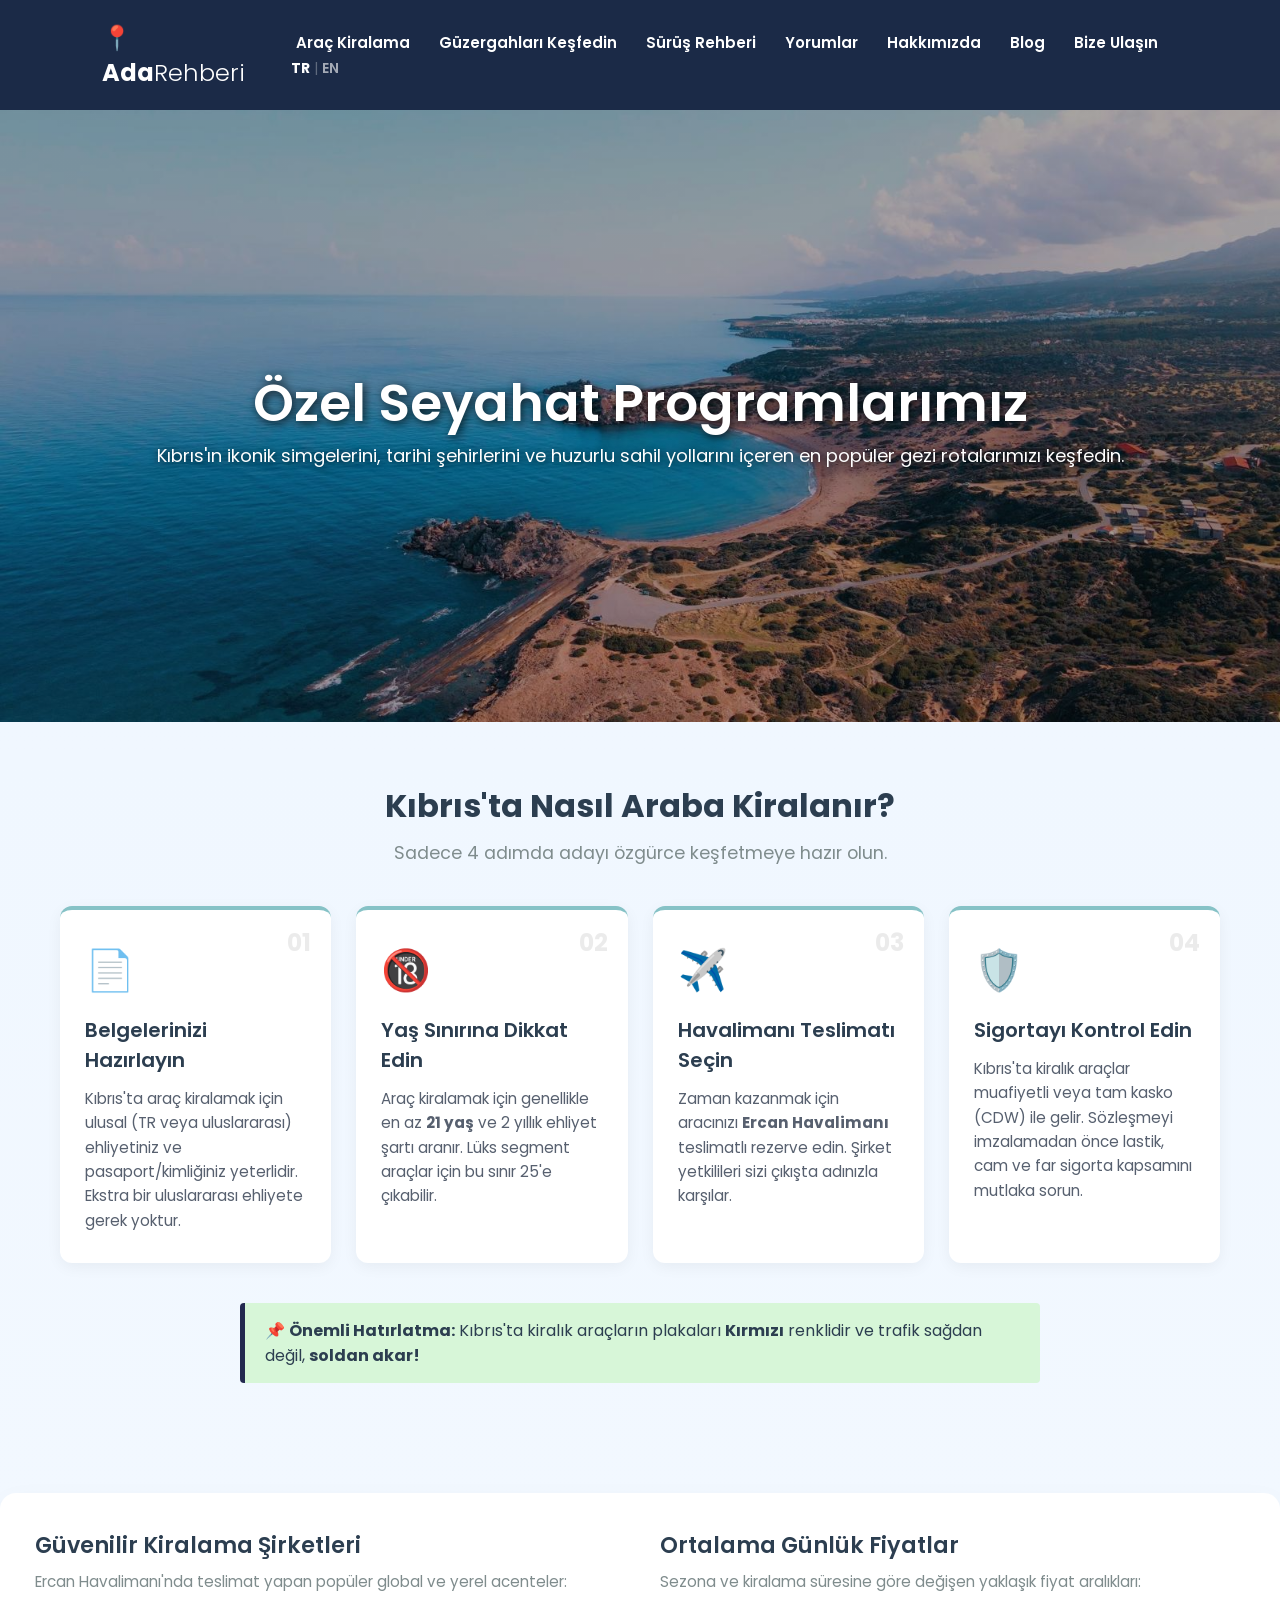
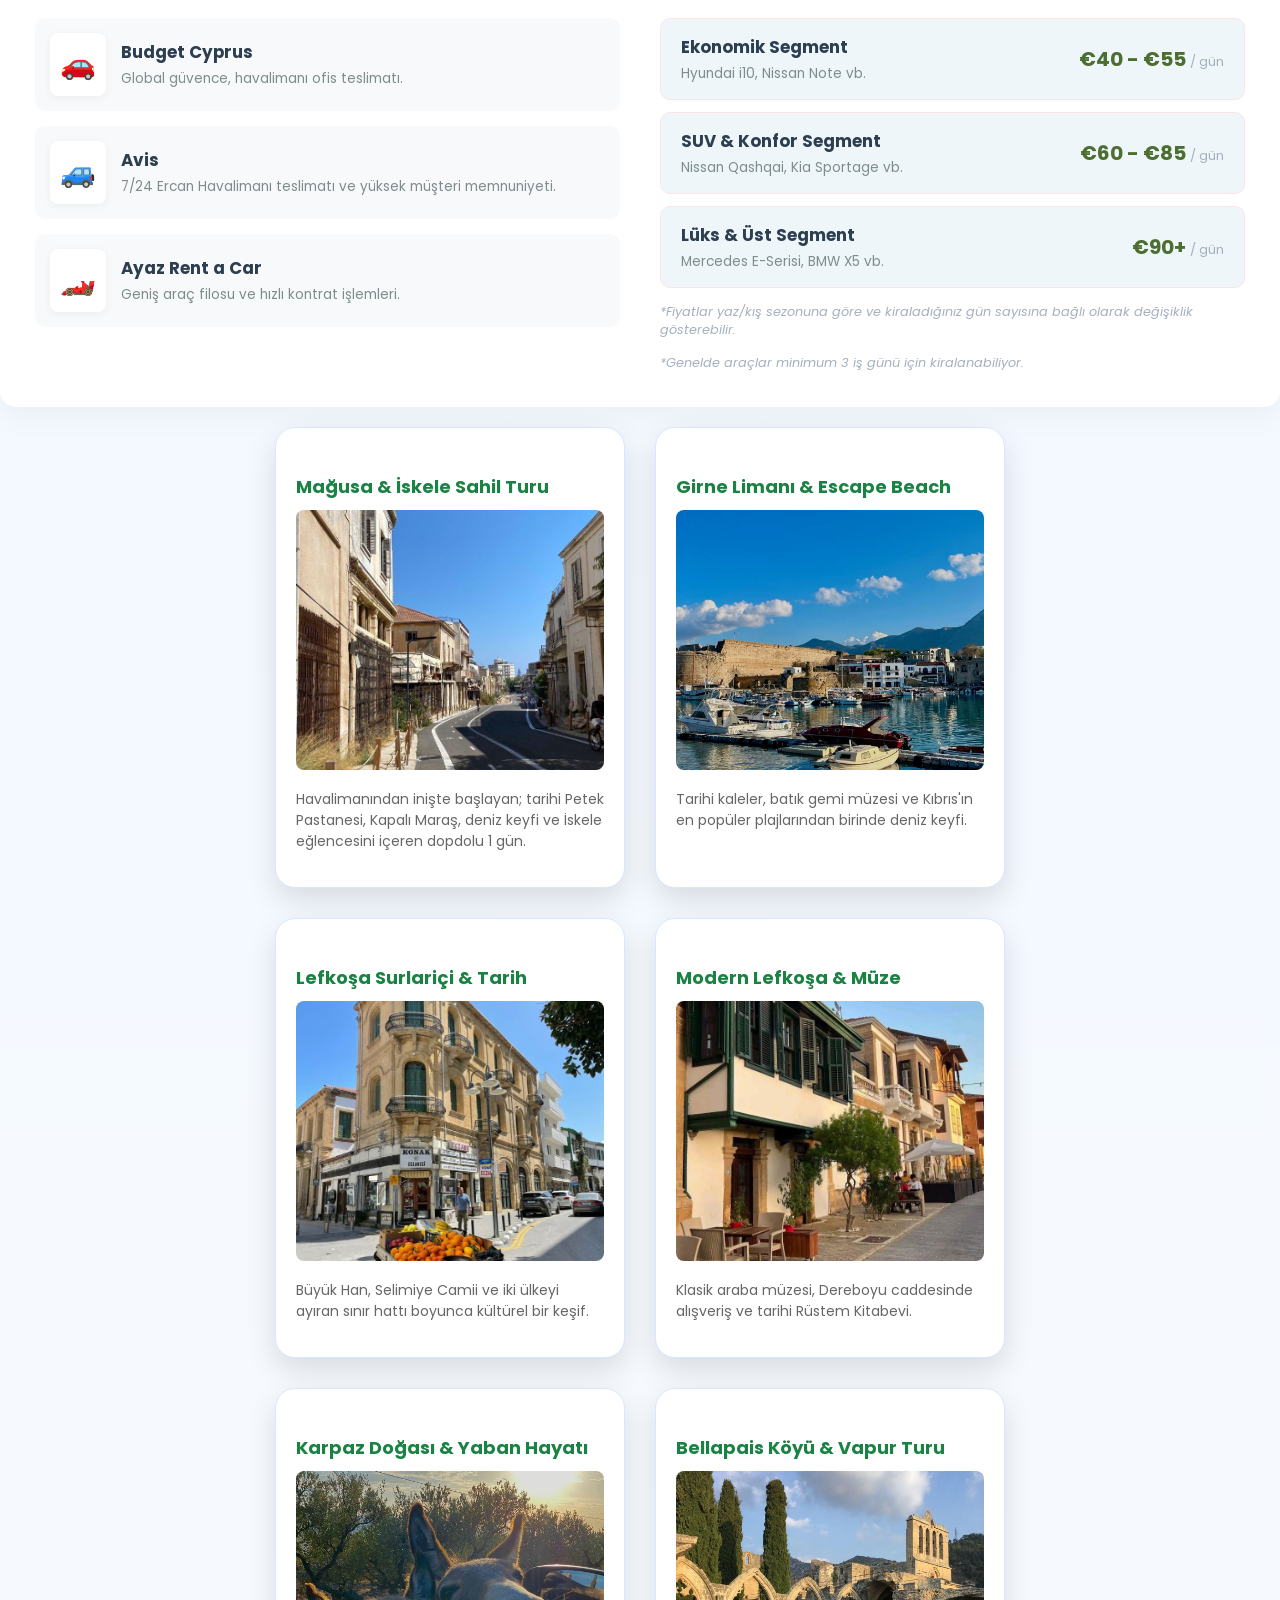
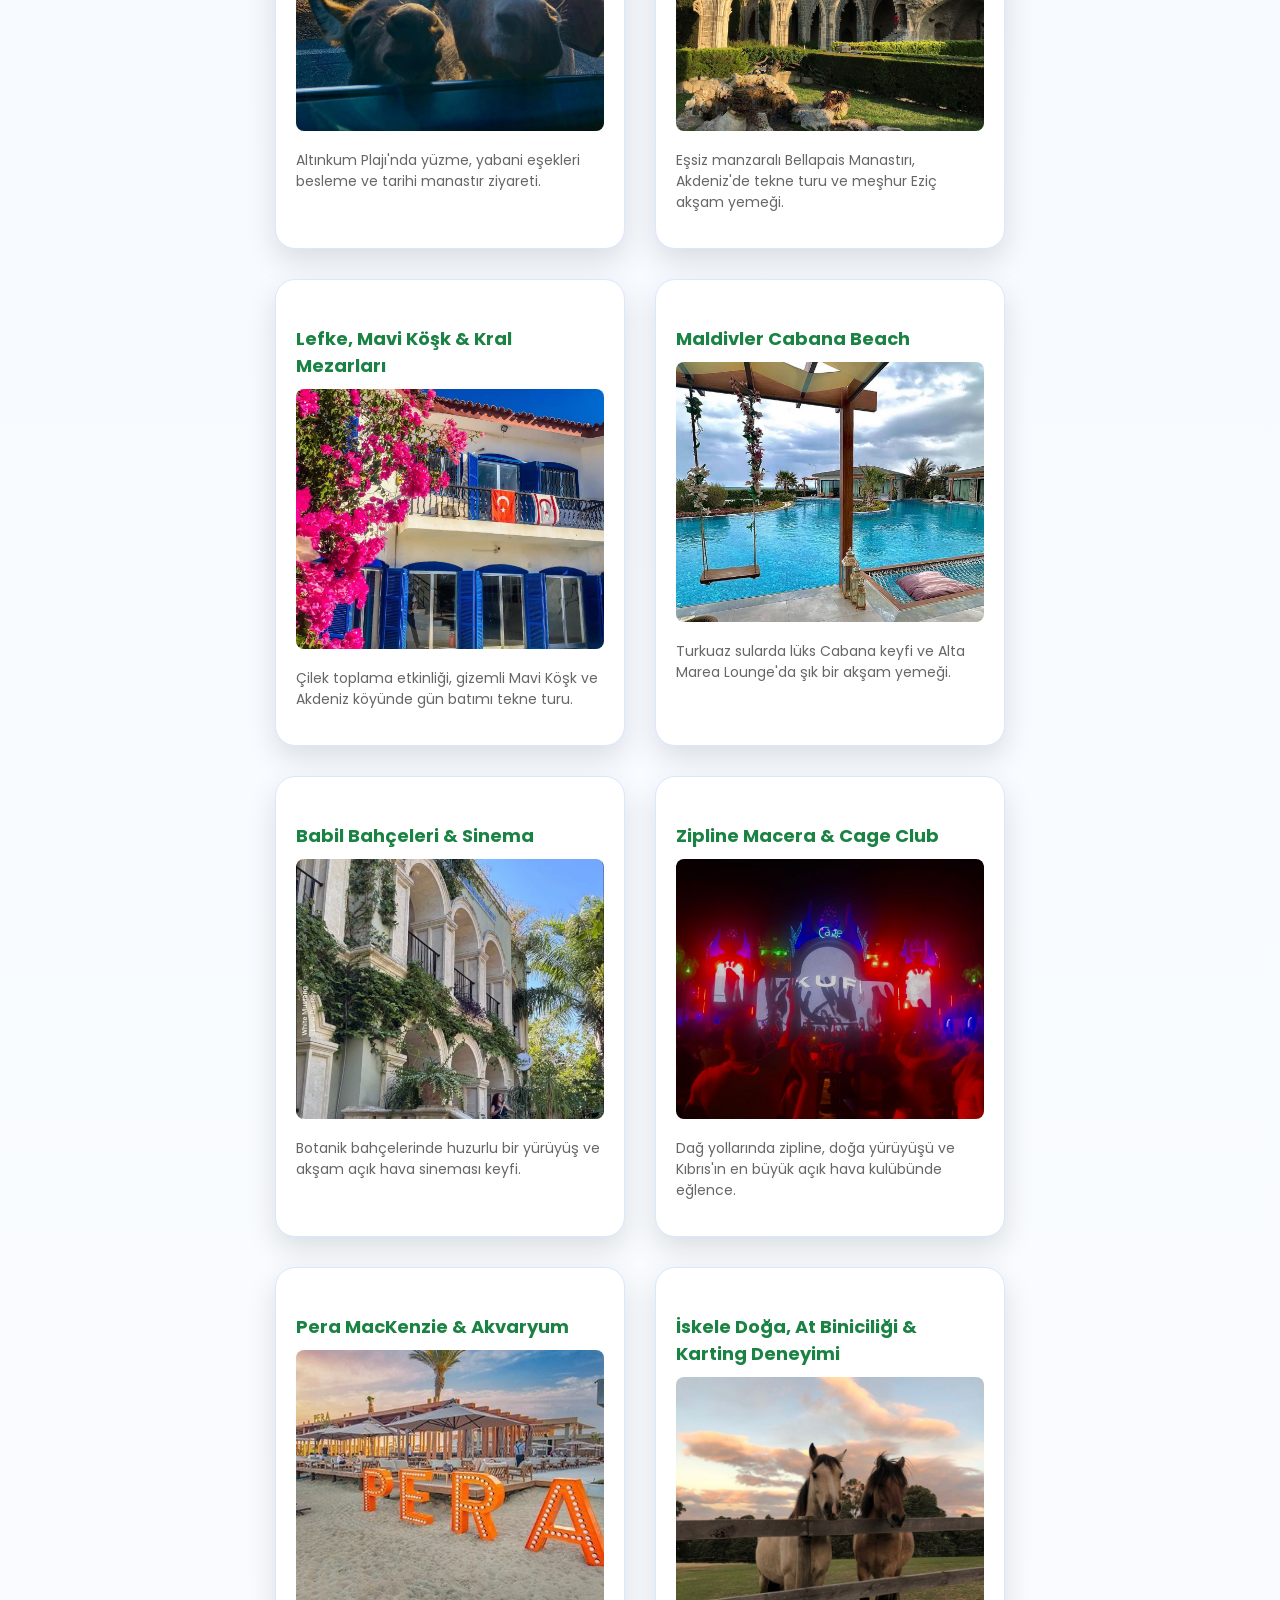
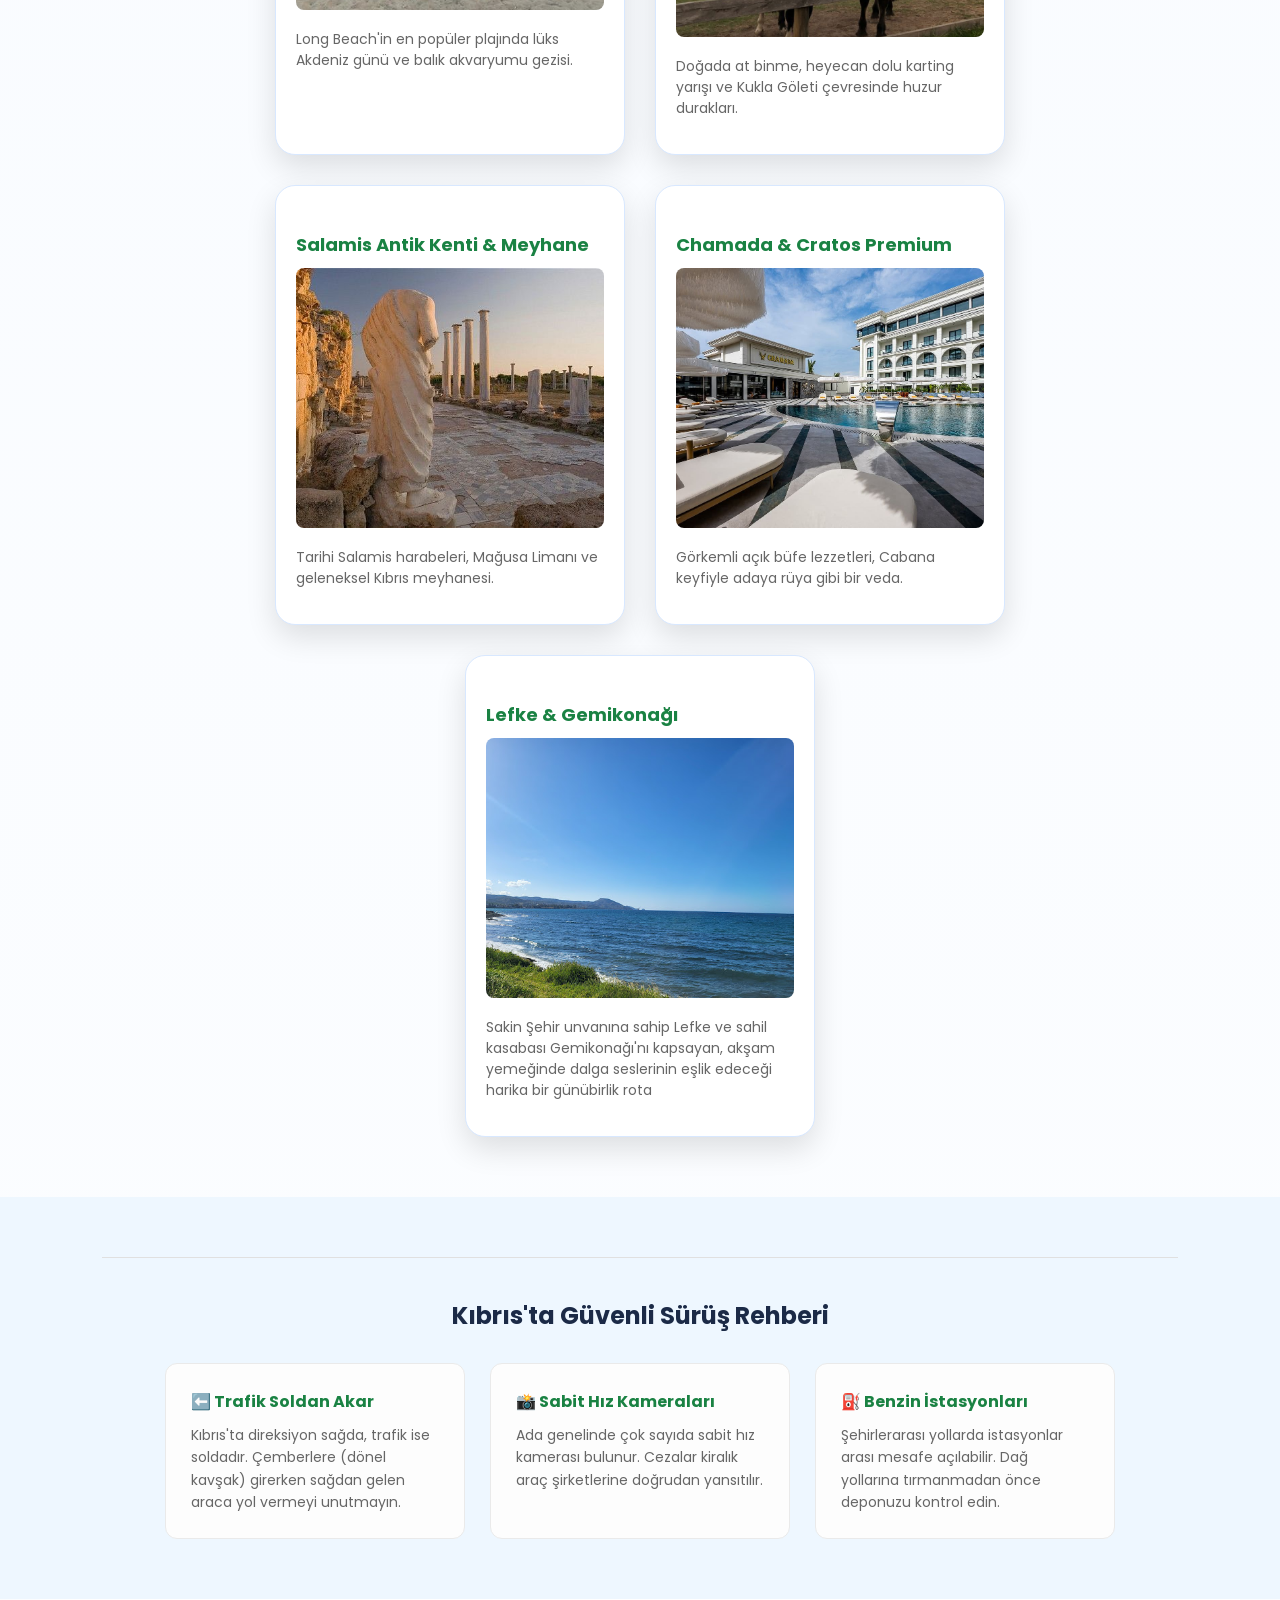
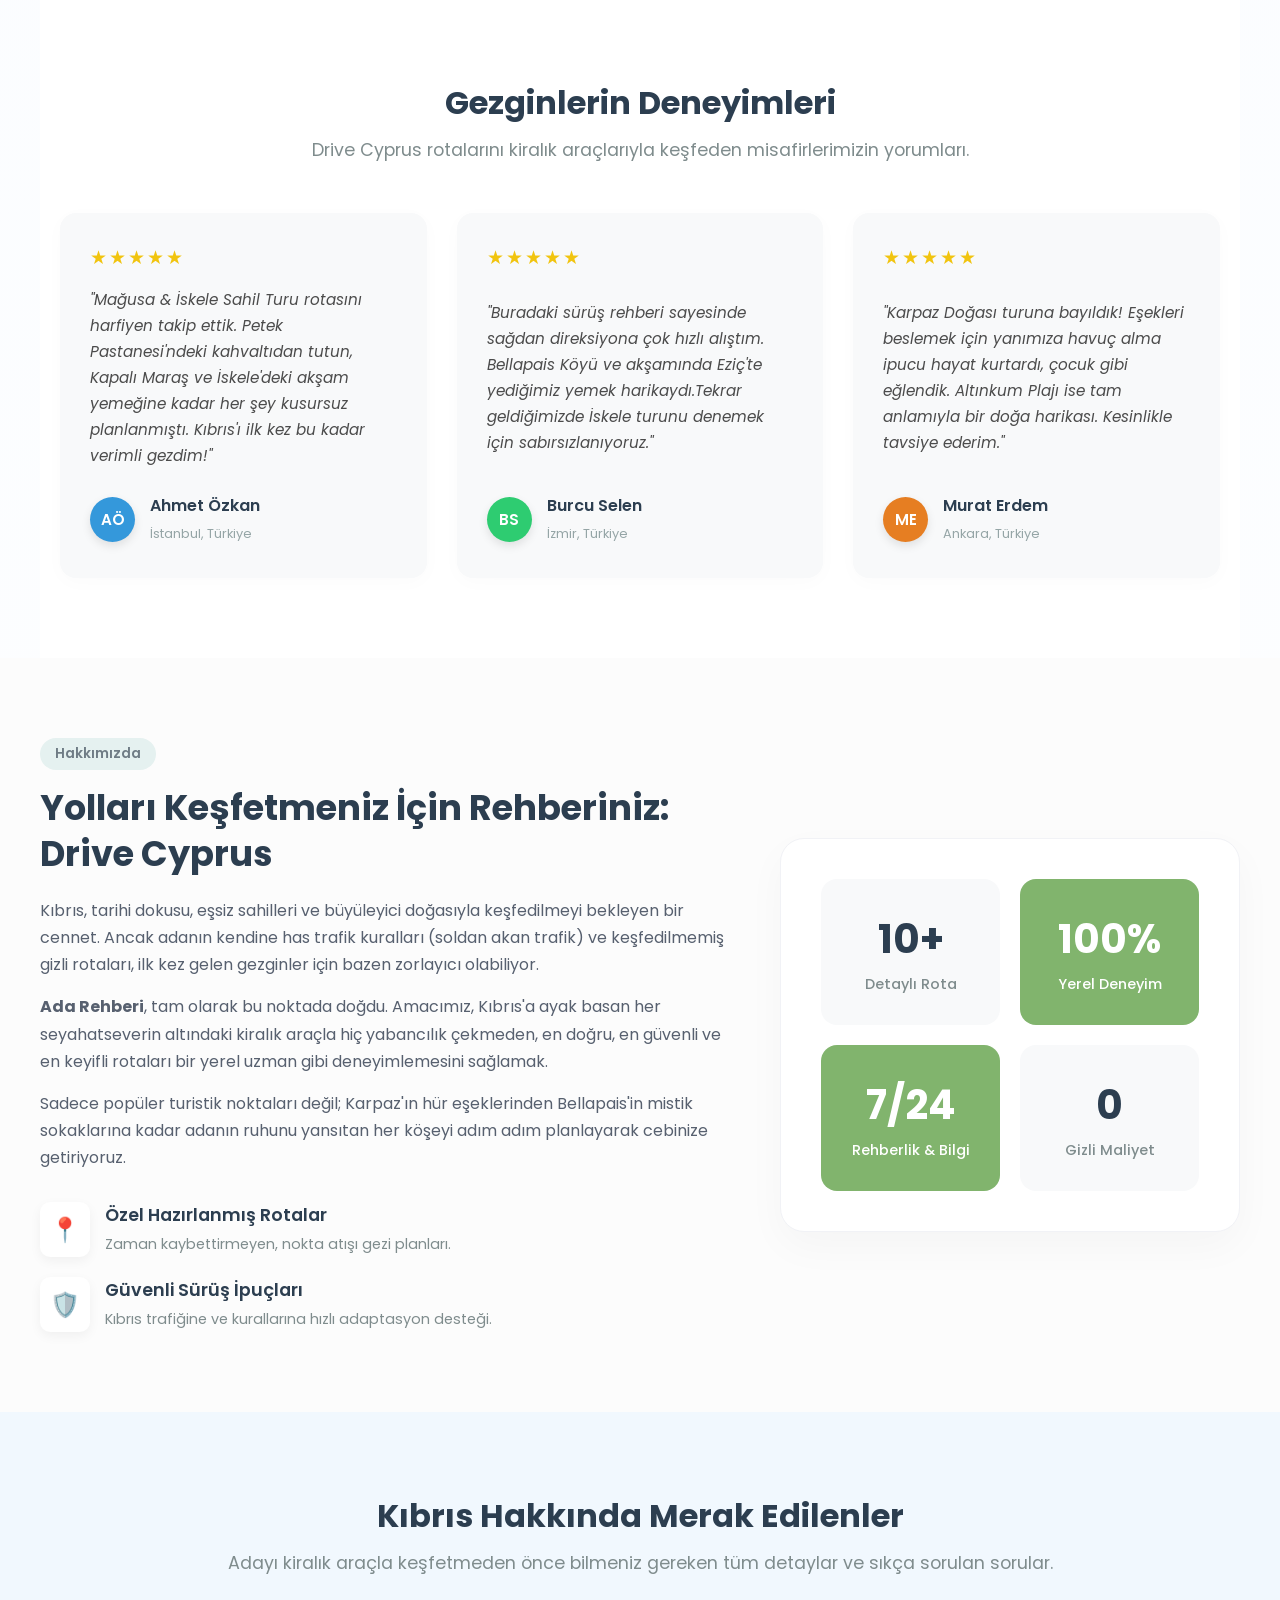
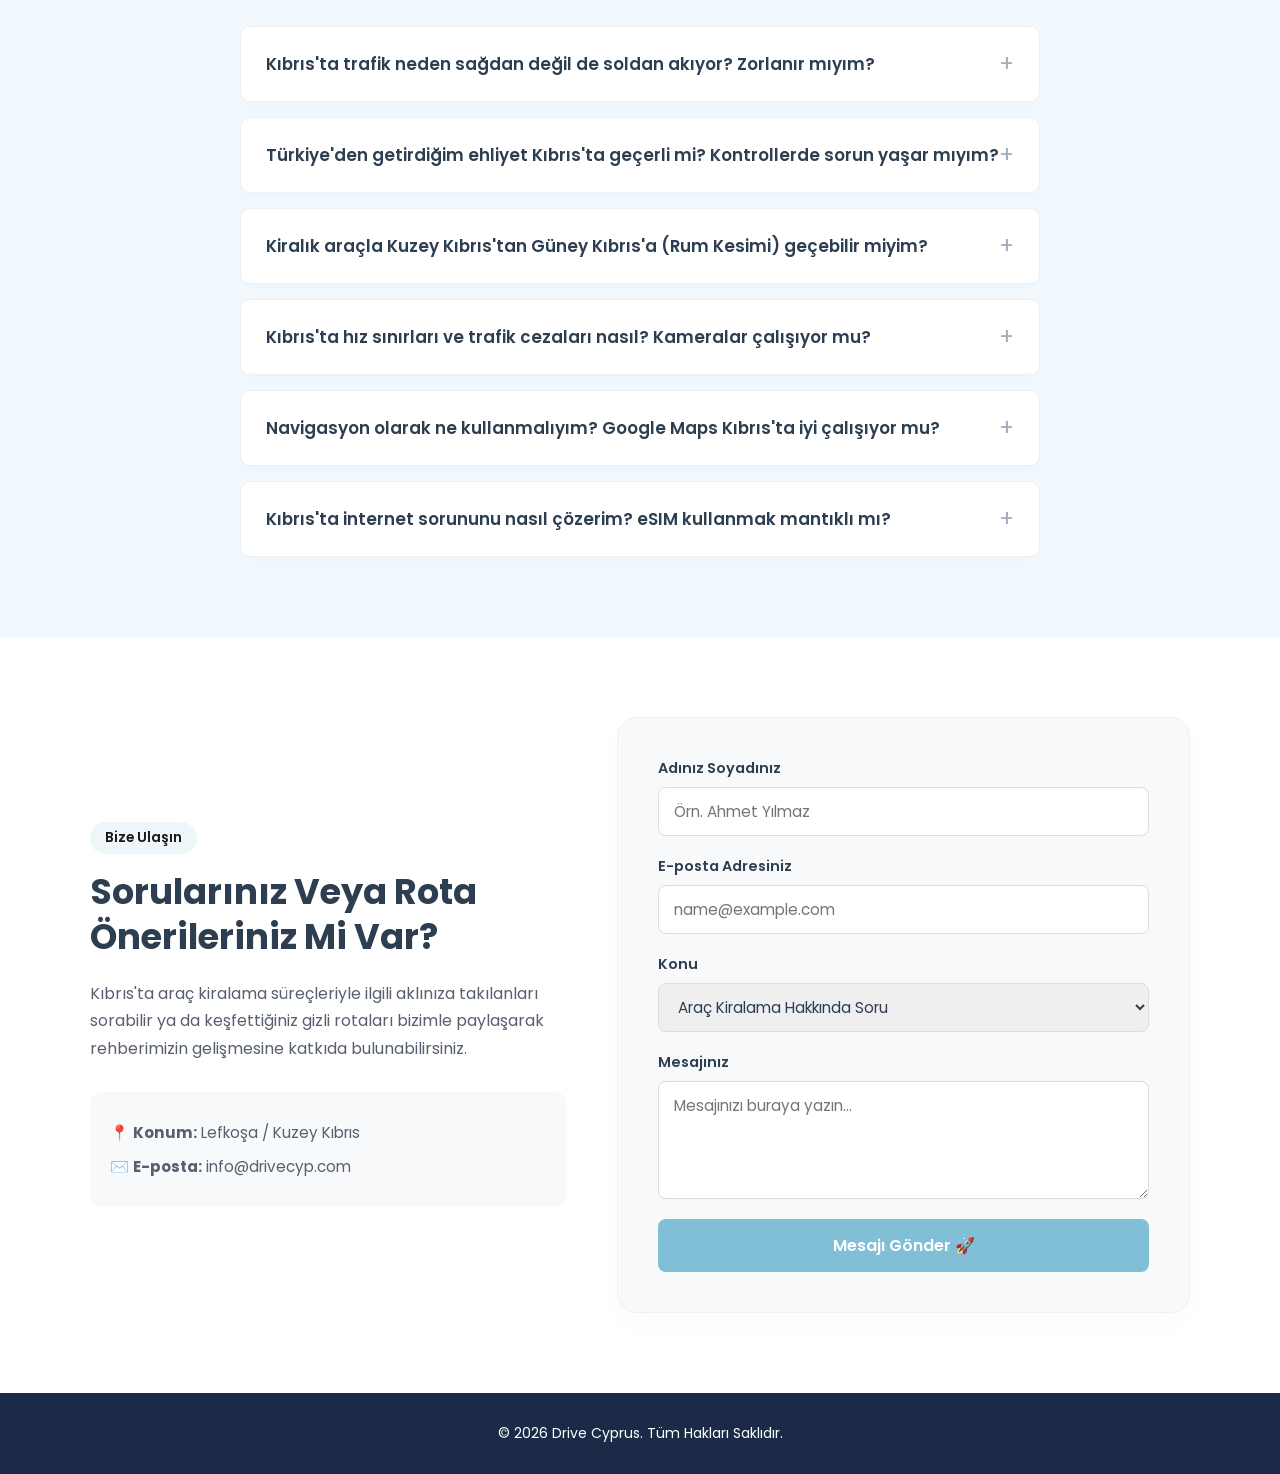
<file: index.html>
<!DOCTYPE html>
<html lang="tr">
<head>
    <meta charset="UTF-8">
    <meta name="viewport" content="width=device-width, initial-scale=1.0">
    <title>Drive Cyprus | Yol Gezisi ve Sürüş Rehberi</title>
    <link rel="stylesheet" href="style.css">
    <link href="https://fonts.googleapis.com/css2?family=Poppins:wght@300;400;600;700&display=swap" rel="stylesheet">
</head>
<body>

    <header class="navbar">
        <div class="logo">
            <span class="logo-icon">📍</span> Ada<span>Rehberi</span>
        </div>
        <nav class="nav-links">
            <a href="#nasil-kiralanir">Araç Kiralama</a>
            <a href="#rotalar">Güzergahları Keşfedin</a>
            <a href="#rehber">Sürüş Rehberi</a>
            <a href="#yorumlar">Yorumlar</a>
            <a href="#hakkimizda">Hakkımızda</a>
            <a href="#blog">Blog</a>
            <a href="#iletisim" >Bize Ulaşın</a>

     <div class="lang-switcher"><span class="lang-btn active">TR</span><span class="lang-divider">|</span><a href="index-en.html" class="lang-btn">EN</a></div>
        </nav>
    </header>

    <section class="hero">
        <div class="hero-content">
            
            <h1>Özel Seyahat Programlarımız</h1>
            <p>Kıbrıs'ın ikonik simgelerini, tarihi şehirlerini ve huzurlu sahil yollarını içeren en popüler gezi rotalarımızı keşfedin.</p>
        </div>
    </section>
    
<section id="nasil-kiralanir" class="rent-guide-section">
    <div class="section-title">
        <h2>Kıbrıs'ta Nasıl Araba Kiralanır?</h2>
        <p>Sadece 4 adımda adayı özgürce keşfetmeye hazır olun.</p>
    </div>
    
    <div class="rent-steps-grid">
       
        <div class="step-card">
            <div class="step-icon">&#128196;</div>
            <div class="step-number">01</div>
            <h3>Belgelerinizi Hazırlayın</h3>
            <p>Kıbrıs'ta araç kiralamak için ulusal (TR veya uluslararası) ehliyetiniz ve pasaport/kimliğiniz yeterlidir. Ekstra bir uluslararası ehliyete gerek yoktur.</p>
        </div>

        
        <div class="step-card">
            <div class="step-icon">🔞</div>
            <div class="step-number">02</div>
            <h3>Yaş Sınırına Dikkat Edin</h3>
            <p>Araç kiralamak için genellikle en az <b>21 yaş</b> ve 2 yıllık ehliyet şartı aranır. Lüks segment araçlar için bu sınır 25'e çıkabilir.</p>
        </div>

        <div class="step-card">
            <div class="step-icon">✈️</div>
            <div class="step-number">03</div>
            <h3>Havalimanı Teslimatı Seçin</h3>
            <p>Zaman kazanmak için aracınızı <b>Ercan Havalimanı</b> teslimatlı rezerve edin. Şirket yetkilileri sizi çıkışta adınızla karşılar.</p>
        </div>

        <div class="step-card">
            <div class="step-icon">🛡️</div>
            <div class="step-number">04</div>
            <h3>Sigortayı Kontrol Edin</h3>
            <p>Kıbrıs'ta kiralık araçlar muafiyetli veya tam kasko (CDW) ile gelir. Sözleşmeyi imzalamadan önce lastik, cam ve far sigorta kapsamını mutlaka sorun.</p>
        </div>
    </div>

    <div class="rent-note">
        <blockquote>
            📌 <b>Önemli Hatırlatma:</b> Kıbrıs'ta kiralık araçların plakaları <b>Kırmızı</b> renklidir ve trafik sağdan değil, <b>soldan akar!</b>
        </blockquote>
    </div>
</section>

    <div class="rent-prices-container">
        <div class="rent-companies">
            <h3>Güvenilir Kiralama Şirketleri</h3>
            <p>Ercan Havalimanı'nda teslimat yapan popüler global ve yerel acenteler:</p>
            
            <div class="company-list">
                <div class="company-item">
                    <span class="company-logo">🚗</span>
                    <div>
                        <h4>Budget Cyprus</h4>
                        <p>Global güvence, havalimanı ofis teslimatı.</p>
                    </div>
                </div>
                <div class="company-item">
                    <span class="company-logo">🚙</span>
                    <div>

                        <h4>Avis</h4>
                        <p>7/24 Ercan Havalimanı teslimatı ve yüksek müşteri memnuniyeti.</p>
                    </div>
                </div>
                <div class="company-item">
                    <span class="company-logo">🏎️</span>
                    <div>

                        <h4>Ayaz Rent a Car </h4>
                        <p>Geniş araç filosu ve hızlı kontrat işlemleri.</p>
                    </div>
                </div>
            </div>
        </div>

        <div class="price-segments">
            <h3>Ortalama Günlük Fiyatlar</h3>
            <p>Sezona ve kiralama süresine göre değişen yaklaşık fiyat aralıkları:</p>

            <div class="price-cards">
                <div class="price-tier">
                    <div class="tier-info">
                        <h5>Ekonomik Segment</h5>
                        <p>Hyundai i10, Nissan Note vb.</p>
                    </div>
                    <div class="tier-cost">€40 - €55 <span>/ gün</span></div>
                </div>

                <div class="price-tier">
                    <div class="tier-info">
                        <h5>SUV & Konfor Segment</h5>
                        <p>Nissan Qashqai, Kia Sportage vb.</p>
                    </div>
                    <div class="tier-cost">€60 - €85 <span>/ gün</span></div>
                </div>

                <div class="price-tier">
                    <div class="tier-info">
                        <h5>Lüks & Üst Segment</h5>
                        <p>Mercedes E-Serisi, BMW X5 vb.</p>
                    </div>
                    <div class="tier-cost">€90+ <span>/ gün</span></div>
                </div>
            </div>
            <span class="price-disclaimer">*Fiyatlar yaz/kış sezonuna göre ve kiraladığınız gün sayısına bağlı olarak değişiklik gösterebilir.</span>
            <span class= "price-disclaimer">*Genelde araçlar minimum 3 iş günü için kiralanabiliyor.</spanclass></span>
        </div>
    </div>

    <section id="rotalar" class="routes-container">
    
        <div class="card" data-modal="modal-gunubirlik-magusa">
            <div class="card-image img-gunubirlik">
                <span class="card-badge" style="background-color: #a5d6d7; color: rgb(59, 58, 58);">Günübirlik Rota</span>
                <button class="heart-btn">♥</button>
            </div>
            <div class="card-body">
                <br>
                <h3>Mağusa & İskele Sahil Turu</h3>
                <img src="images/kapali-maras.jpg" alt="Mağusa & İskele Sahil Turu" class="card-body-img" style="width: 100%; height: 260px; border-radius: 8px; margin-bottom: 12px; object-fit: cover;">
                <p>Havalimanından inişte başlayan; tarihi Petek Pastanesi, Kapalı Maraş, deniz keyfi ve İskele eğlencesini içeren dopdolu 1 gün.</p>
            </div>
        </div>

        <div class="card" data-modal="modal-gun-2">
            <div class="card-image img-girne-klasik">
                <span class="card-badge" style="background-color: #a5d6d7; color: rgb(59, 58, 58);">Günübirlik Rota</span>
                <button class="heart-btn">♥</button>
            </div>
            <div class="card-body">
                <br>
                <h3>Girne Limanı & Escape Beach</h3>
                <img src="images/girne-limanı.jpg" alt="Girne Limanı" class="card-body-img" style="width: 100%; height: 260px; border-radius: 8px; margin-bottom: 12px; object-fit: cover;">
                <p>Tarihi kaleler, batık gemi müzesi ve Kıbrıs'ın en popüler plajlarından birinde deniz keyfi.</p>
            </div>
        </div>
        <div class="card" data-modal="modal-gun-3">
            <div class="card-image img-lefkosa-tarih">
                <span class="card-badge" style="background-color: #a5d6d7; color: rgb(59, 58, 58);">Günübirlik Rota</span>
                <button class="heart-btn">♥</button>
            </div>
            <div class="card-body">
                <br>
                <h3>Lefkoşa Surlariçi & Tarih</h3>
                <img src="images/lefkosa-surlarici.jpg" alt="Lefkoşa Tarih" class="card-body-img" style="width: 100%; height: 260px; border-radius: 8px; margin-bottom: 12px; object-fit: cover;">
                <p>Büyük Han, Selimiye Camii ve iki ülkeyi ayıran sınır hattı boyunca kültürel bir keşif.</p>
            </div>
        </div>
        <div class="card" data-modal="modal-gun-4">
            <div class="card-image img-lefkosa-modern">
                <span class="card-badge" style="background-color: #a5d6d7; color: rgb(59, 58, 58);">Günübirlik Rota</span>
                <button class="heart-btn">♥</button>
            </div>
            <div class="card-body">
                <br>
                <h3>Modern Lefkoşa & Müze</h3>
                <img src="images/zahra-sokak.jpg" alt="Modern Lefkoşa" class="card-body-img" style="width: 100%; height: 260px; border-radius: 8px; margin-bottom: 12px; object-fit: cover;">
                <p>Klasik araba müzesi, Dereboyu caddesinde alışveriş ve tarihi Rüstem Kitabevi.</p>
            </div>
        </div>
        <div class="card" data-modal="modal-gun-5">
            <div class="card-image img-karpaz-doga">
                <span class="card-badge" style="background-color: #a5d6d7; color: rgb(59, 58, 58);">Günübirlik Rota</span>
                <button class="heart-btn">♥</button>
            </div>
            <div class="card-body">
                <br>
                <h3>Karpaz Doğası & Yaban Hayatı</h3>
                <img src="images/karpaz.jpg" alt="Karpaz Doğası" class="card-body-img" style="width: 100%; height: 260px; border-radius: 8px; margin-bottom: 12px; object-fit: cover;">
                <p>Altınkum Plajı'nda yüzme, yabani eşekleri besleme ve tarihi manastır ziyareti.</p>
            </div>
        </div>
        <div class="card" data-modal="modal-gun-6">
            <div class="card-image img-girne-kultur">
                <span class="card-badge" style="background-color: #a5d6d7; color: rgb(59, 58, 58);">Günübirlik Rota</span>
                <button class="heart-btn">♥</button>
            </div>
            <div class="card-body">
                <br>
                <h3>Bellapais Köyü & Vapur Turu</h3>
                <img src="images/bella-pais.jpg" alt="Bellapais Köyü" class="card-body-img" style="width: 100%; height: 260px; border-radius: 8px; margin-bottom: 12px; object-fit: cover;">
                <p>Eşsiz manzaralı Bellapais Manastırı, Akdeniz'de tekne turu ve meşhur Eziç akşam yemeği.</p>
            </div>
        </div>

        <div class="card" data-modal="modal-gun-7">
            <div class="card-image img-lefk-mavi">
                <span class="card-badge" style="background-color: #a5d6d7; color: rgb(59, 58, 58);">Günübirlik Rota</span>
                <button class="heart-btn">♥</button>
            </div>
            <div class="card-body">
                <br>
                <h3>Lefke, Mavi Köşk & Kral Mezarları</h3>
                <img src="images/mavi-kösk.jpg" alt="Batı Kıbrıs" class="card-body-img" style="width: 100%; height: 260px; border-radius: 8px; margin-bottom: 12px; object-fit: cover;">
                <p>Çilek toplama etkinliği, gizemli Mavi Köşk ve Akdeniz köyünde gün batımı tekne turu.</p>
                        </div>
        </div>
        <div class="card" data-modal="modal-gun-8">
            <div class="card-image img-maldivler">
                <span class="card-badge" style="background-color: #a5d6d7; color: rgb(59, 58, 58);">Günübirlik Rota</span>
                <button class="heart-btn">♥</button>
            </div>
            <div class="card-body">
                <br>
                <h3>Maldivler Cabana Beach</h3>
                <img src="images/maldivler.jpg" alt="Maldivler Cabana Beach" class="card-body-img" style="width: 100%; height: 260px; border-radius: 8px; margin-bottom: 12px; object-fit: cover;">
                <p>Turkuaz sularda lüks Cabana keyfi ve Alta Marea Lounge'da şık bir akşam yemeği.</p>
            </div>
        </div>
        <div class="card" data-modal="modal-gun-9">
            <div class="card-image img-babil">
                <span class="card-badge" style="background-color: #a5d6d7; color: rgb(59, 58, 58);">Günübirlik Rota</span>
                <button class="heart-btn">♥</button>
            </div>
            <div class="card-body">
                <br>
                <h3>Babil Bahçeleri & Sinema</h3>
                <img src="images/babil-bahceleri.jpg" alt="Babil Bahçeleri" class="card-body-img" style="width: 100%; height: 260px; border-radius: 8px; margin-bottom: 12px; object-fit: cover;">
                <p>Botanik bahçelerinde huzurlu bir yürüyüş ve akşam açık hava sineması keyfi.</p>
            </div>
        </div>
        <div class="card" data-modal="modal-gun-10">
            <div class="card-image img-macera">
                <span class="card-badge" style="background-color: #a5d6d7; color: rgb(59, 58, 58);">Günübirlik Rota</span>
                <button class="heart-btn">♥</button>
            </div>
            <div class="card-body">
                <br>
                <h3>Zipline Macera & Cage Club</h3>
                <img src="images/cage-club.jpg" alt="Zipline Macera" class="card-body-img" style="width: 100%; height: 260px; border-radius: 8px; margin-bottom: 12px; object-fit: cover;">
                <p>Dağ yollarında zipline, doğa yürüyüşü ve Kıbrıs'ın en büyük açık hava kulübünde eğlence.</p>
            </div>
        </div>
        <div class="card" data-modal="modal-gun-11">
            <div class="card-image img-pera">
                <span class="card-badge" style="background-color: #a5d6d7; color: rgb(59, 58, 58);">Günübirlik Rota</span>
                <button class="heart-btn">♥</button>
            </div>
            <div class="card-body">
                <br>
                <h3>Pera MacKenzie & Akvaryum</h3>
                <img src="images/pera.jpg" alt="Pera MacKenzie" class="card-body-img" style="width: 100%; height: 260px; border-radius: 8px; margin-bottom: 12px; object-fit: cover;">
                <p>Long Beach'in en popüler plajında lüks Akdeniz günü ve balık akvaryumu gezisi.</p>
            </div>
        </div>
        <div class="card" data-modal="modal-gun-12">
            <div class="card-image img-doga-macera">
                <span class="card-badge" style="background-color: #a5d6d7; color: rgb(59, 58, 58);">Günübirlik Rota</span>
                <button class="heart-btn">♥</button>
            </div>
            <div class="card-body">
                <br>
                <h3> İskele Doğa, At Biniciliği & Karting Deneyimi</h3>
                <img src="images/at-ciftliği.jpg" alt="Doğa ve Macera" class="card-body-img" style="width: 100%; height: 260px; border-radius: 8px; margin-bottom: 12px; object-fit: cover;">
                <p>Doğada at binme, heyecan dolu karting yarışı ve Kukla Göleti çevresinde huzur durakları.</p>
            </div>
        </div>
        <div class="card" data-modal="modal-gun-13">
            <div class="card-image img-salamis">
                <span class="card-badge" style="background-color: #a5d6d7; color: rgb(59, 58, 58);">Günübirlik Rota</span>
                <button class="heart-btn">♥</button>
            </div>
            <div class="card-body">
                <br>
                <h3>Salamis Antik Kenti & Meyhane</h3>
                <img src="images/salamis.jpg" alt="Salamis Antik Kenti" class="card-body-img" style="width: 100%; height: 260px; border-radius: 8px; margin-bottom: 12px; object-fit: cover;">
                <p>Tarihi Salamis harabeleri, Mağusa Limanı ve geleneksel Kıbrıs meyhanesi.</p>
            </div>
        </div>

        <div class="card" data-modal="modal-gun-14">
            <div class="card-image img-cratos">
                <span class="card-badge" style="background-color: #a5d6d7; color: rgb(59, 58, 58);">Günübirlik Rota</span>
                <button class="heart-btn">♥</button>
            </div>
            <div class="card-body">
                <br>
                <h3>Chamada & Cratos Premium</h3>
            
                <img src="images/chamada.jpg" alt="Lüks Kapanış Günü" class="card-body-img" style="width: 100%; height: 260px; border-radius: 8px; margin-bottom: 12px; object-fit: cover;">
                <p>Görkemli açık büfe lezzetleri, Cabana keyfiyle adaya rüya gibi bir veda.</p>
            </div>
        </div>

         <div class="card" data-modal="modal-gun-15">
            <div class="card-image img-lefke">
                <span class="card-badge" style="background-color: #a5d6d7; color: rgb(59, 58, 58);">Günübirlik Rota</span>
                <button class="heart-btn">♥</button>
            </div>
            <div class="card-body">
                <br>
                <h3>Lefke & Gemikonağı</h3>
          
                <img src="images/lefke.jpg" alt="Lefke'de zaman" class="card-body-img" style="width: 100%; height: 260px; border-radius: 8px; margin-bottom: 12px; object-fit: cover;">
                <p>Sakin Şehir unvanına sahip Lefke ve sahil kasabası Gemikonağı'nı kapsayan, akşam yemeğinde dalga seslerinin eşlik edeceği harika bir günübirlik rota</p>
            </div>
        </div>

    </section>

    <section id="rehber" class="driving-guide">
        <hr class="divider">
        <h2>Kıbrıs'ta Güvenli Sürüş Rehberi</h2>
        <div class="guide-grid">
            <div class="guide-box">
                <h4>⬅️ Trafik Soldan Akar</h4>
                <p>Kıbrıs'ta direksiyon sağda, trafik ise soldadır. Çemberlere (dönel kavşak) girerken sağdan gelen araca yol vermeyi unutmayın.</p>
            </div>
            <div class="guide-box">
                <h4>📸 Sabit Hız Kameraları</h4>
                <p>Ada genelinde çok sayıda sabit hız kamerası bulunur. Cezalar kiralık araç şirketlerine doğrudan yansıtılır.</p>
            </div>
            <div class="guide-box">
                <h4>⛽ Benzin İstasyonları</h4>
                <p>Şehirlerarası yollarda istasyonlar arası mesafe açılabilir. Dağ yollarına tırmanmadan önce deponuzu kontrol edin.</p>
            </div>
        </div>
    </section>
   
<section id="yorumlar" class="testimonials-section">
    <div class="section-title">
        <h2>Gezginlerin Deneyimleri</h2>
        <p>Drive Cyprus rotalarını kiralık araçlarıyla keşfeden misafirlerimizin yorumları.</p>
    </div>

    <div class="testimonials-grid">
      
        <div class="testimonial-card">
            <div class="stars">★★★★★</div>
            <p class="comment">"Mağusa & İskele Sahil Turu rotasını harfiyen takip ettik. Petek Pastanesi'ndeki kahvaltıdan tutun, Kapalı Maraş ve İskele'deki akşam yemeğine kadar her şey kusursuz planlanmıştı. Kıbrıs'ı ilk kez bu kadar verimli gezdim!"</p>
            <div class="user-info">
                <div class="user-avatar" style="background-color: #3498db;">AÖ</div>
                <div>
                    <h4>Ahmet Özkan</h4>
                    <span>İstanbul, Türkiye</span>
                </div>
            </div>
        </div>

      
        <div class="testimonial-card">
            <div class="stars">★★★★★</div>
            <p class="comment">"Buradaki sürüş rehberi sayesinde sağdan direksiyona çok hızlı alıştım. Bellapais Köyü ve akşamında Eziç'te yediğimiz yemek harikaydı.Tekrar geldiğimizde İskele turunu denemek için sabırsızlanıyoruz."</p>
            <div class="user-info">
                <div class="user-avatar" style="background-color: #2ecc71;">BS</div>
                <div>
                    <h4>Burcu Selen</h4>
                    <span>İzmir, Türkiye</span>
                </div>
            </div>
        </div>

       
        <div class="testimonial-card">
            <div class="stars">★★★★★</div>
            <p class="comment">"Karpaz Doğası turuna bayıldık! Eşekleri beslemek için yanımıza havuç alma ipucu hayat kurtardı, çocuk gibi eğlendik. Altınkum Plajı ise tam anlamıyla bir doğa harikası. Kesinlikle tavsiye ederim."</p>
            <div class="user-info">
                <div class="user-avatar" style="background-color: #e67e22;">ME</div>
                <div>
                    <h4>Murat Erdem</h4>
                    <span>Ankara, Türkiye</span>
                </div>
            </div>
        </div>
    </div>
</section>

<section id="hakkimizda" class="about-section">
    <div class="about-container">
       
        <div class="about-content">
            <span class="about-badge">Hakkımızda</span>
            <h2>Yolları Keşfetmeniz İçin Rehberiniz: Drive Cyprus</h2>
            <p>
                Kıbrıs, tarihi dokusu, eşsiz sahilleri ve büyüleyici doğasıyla keşfedilmeyi bekleyen bir cennet. Ancak adanın kendine has trafik kuralları (soldan akan trafik) ve keşfedilmemiş gizli rotaları, ilk kez gelen gezginler için bazen zorlayıcı olabiliyor.
            </p>
            <p>
                <b>Ada Rehberi</b>, tam olarak bu noktada doğdu. Amacımız, Kıbrıs'a ayak basan her seyahatseverin altındaki kiralık araçla hiç yabancılık çekmeden, en doğru, en güvenli ve en keyifli rotaları bir yerel uzman gibi deneyimlemesini sağlamak. 
            </p>
            <p>
                Sadece popüler turistik noktaları değil; Karpaz'ın hür eşeklerinden Bellapais'in mistik sokaklarına kadar adanın ruhunu yansıtan her köşeyi adım adım planlayarak cebinize getiriyoruz.
            </p>
            
           
            <div class="about-features">
                <div class="feature-item">
                    <span class="feature-icon">📍</span>
                    <div>
                        <h4>Özel Hazırlanmış Rotalar</h4>
                        <p>Zaman kaybettirmeyen, nokta atışı gezi planları.</p>
                    </div>
                </div>
                <div class="feature-item">
                    <span class="feature-icon">🛡️</span>
                    <div>
                        <h4>Güvenli Sürüş İpuçları</h4>
                        <p>Kıbrıs trafiğine ve kurallarına hızlı adaptasyon desteği.</p>
                    </div>
                </div>
            </div>
        </div>

    
        <div class="about-stats-box">
            <div class="stats-grid">
                <div class="stat-card">
                    <h3>10+</h3>
                    <p>Detaylı Rota</p>
                </div>
                <div class="stat-card red-stat">
                    <h3>100%</h3>
                    <p>Yerel Deneyim</p>
                </div>
                <div class="stat-card red-stat">
                    <h3>7/24</h3>
                    <p>Rehberlik & Bilgi</p>
                </div>
                <div class="stat-card">
                    <h3>0</h3>
                    <p>Gizli Maliyet</p>
                </div>
            </div>
        </div>
    </div>
</section>

<section id="blog" class="faq-section">
    <div class="section-title">
        <h2>Kıbrıs Hakkında Merak Edilenler</h2>
        <p>Adayı kiralık araçla keşfetmeden önce bilmeniz gereken tüm detaylar ve sıkça sorulan sorular.</p>
    </div>

    <div class="faq-container">
        
        <div class="faq-item">
            <button class="faq-question">
                <span>Kıbrıs'ta trafik neden sağdan değil de soldan akıyor? Zorlanır mıyım?</span>
                <span class="faq-toggle-icon">+</span>
            </button>
            <div class="faq-answer">
                <p>Kıbrıs uzun yıllar Britanya yönetimi altında kaldığı için trafik düzeni İngiltere'deki gibi soldan akmaktadır. İlk 15-20 dakika direksiyonun ve sinyal kollarının ters olmasına adapte olmakta zorlanabilirsiniz; ancak yollardaki uyarı tabelaları ve diğer araçların akışı sayesinde refleksleriniz çok hızlı uyum sağlayacaktır. Özellikle dönel kavşaklara (çemberlere) girerken her zaman sağdan gelen araca yol vermeniz gerektiğini unutmamanız önemlidir.</p>
            </div>
        </div>

      
        <div class="faq-item">
            <button class="faq-question">
                <span>Türkiye'den getirdiğim ehliyet Kıbrıs'ta geçerli mi? Kontrollerde sorun yaşar mıyım?</span>
                <span class="faq-toggle-icon">+</span>
            </button>
            <div class="faq-answer">
                <p>Evet, Türkiye Cumhuriyeti (TC) ehliyetiniz Kıbrıs'a turist olarak giriş yaptığınız andan itibaren <b>3 aya kadar</b> tamamen geçerlidir. Ekstra uluslararası bir sürücü belgesi almanıza veya ehliyetinizi çevirmenize gerek yoktur. Çevirmelerde ehliyetinizle birlikte adaya giriş yaparken size verilen beyaz "giriş belgesini" (veya pasaportunuzu) göstermeniz yeterlidir.</p>
            </div>
        </div>

      
        <div class="faq-item">
            <button class="faq-question">
                <span>Kiralık araçla Kuzey Kıbrıs'tan Güney Kıbrıs'a (Rum Kesimi) geçebilir miyim?</span>
                <span class="faq-toggle-icon">+</span>
            </button>
            <div class="faq-answer">
                <p>Kuzey Kıbrıs'tan kiraladığınız kırmızı plakalı araçlarla <b>Güney Kıbrıs'a geçiş yapılması yasaktır.</b> Kiralama şirketlerinin sigortaları sınırın diğer tarafını kapsamaz. Eğer Güney Kıbrıs'a geçmek istiyorsanız, geçiş kapılarından yürüyerek geçmeli veya sınırın diğer tarafındaki kiralama şirketlerinden ayrı bir araç kiralamalısınız.</p>
            </div>
        </div>

      
        <div class="faq-item">
            <button class="faq-question">
                <span>Kıbrıs'ta hız sınırları ve trafik cezaları nasıl? Kameralar çalışıyor mu?</span>
                <span class="faq-toggle-icon">+</span>
            </button>
            <div class="faq-answer">
                <p>Kıbrıs'ta hemen her ana yolda ve şehir içinde "Sabit Sürat Kameraları" bulunur ve çok hassas çalışırlar. Şehir içi hız sınırı genellikle 50 km/s, şehirlerarası çift şeritli yollarda ise 65, 80 veya en fazla 100 km/s'dir. Hız sınırını 1 km/s bile aşsanız ceza yazılır ve kiralık araçlarda bu cezalar doğrudan kiralama şirketine iletilerek depozitonuzdan kesilir veya adadan çıkış yaparken havalimanında karşınıza çıkar.</p>
            </div>
        </div>

  
        <div class="faq-item">
            <button class="faq-question">
                <span>Navigasyon olarak ne kullanmalıyım? Google Maps Kıbrıs'ta iyi çalışıyor mu?</span>
                <span class="faq-toggle-icon">+</span>
            </button>
            <div class="faq-answer">
                <p>Google Maps Kıbrıs'ın genelinde ana yolları bulmak için oldukça yeterlidir; ancak bazen şehir içlerindeki çok dar sokaklara veya toprak yollara yönlendirme yapabilir. Adada en güncel ve en popular navigasyon alternatifi <b>Yandex Navigasyon</b>'dur. İnternet paketinizin bitme ihtimaline karşı yola çıkmadan önce Kıbrıs haritasını çevrimdışı (offline) olarak telefonunuza indirmenizi tavsiye ederiz.</p>
            </div>
        </div>
      
        <div class="faq-item">
            <button class="faq-question">
                <span>Kıbrıs'ta internet sorununu nasıl çözerim? eSIM kullanmak mantıklı mı?</span>
                <span class="faq-toggle-icon">+</span>
            </button>
            <div class="faq-answer">
                <p>Türkiye'deki operatör tarifeleriniz Kuzey Kıbrıs'ta geçerli değildir ve hattınızı açtığınızda yüksek roaming (uluslararası dolaşım) ücretleriyle karşılaşabilirsiniz. En pratik ve ekonomik çözüm dijital bir <b>eSIM</b> satın almaktır. Sitedeki hazır harita rotalarını ve navigasyonu kesintisiz kullanabilmek için seyahatinizden önce <b>Airalo</b> veya <b>Holafly</b> gibi global uygulamalardan "Kıbrıs" paketini seçip saniyeler içinde telefonunuza kurabilirsiniz. Böylece adaya iner inmez fiziksel bir SIM kart aramadan internetiniz aktif olur. Alternatif olarak, Ercan Havalimanı içindeki yerel operatörlerden (Kuzey Kıbrıs Turkcell veya Telsim) turistlere özel haftalık fiziksel data hatları da satın alabilirsiniz.</p>
            </div>
        </div>
    </div>
</section>

<section id="iletisim" class="contact-section">
    <div class="contact-container">
        
        <div class="contact-info">
            <span class="contact-badge">Bize Ulaşın</span>
            <h2>Sorularınız Veya Rota Önerileriniz Mi Var?</h2>
            <p>Kıbrıs'ta araç kiralama süreçleriyle ilgili aklınıza takılanları sorabilir ya da keşfettiğiniz gizli rotaları bizimle paylaşarak rehberimizin gelişmesine katkıda bulunabilirsiniz.</p>
            <div class="contact-details">
                <p>📍 <b>Konum:</b> Lefkoşa / Kuzey Kıbrıs</p>
                <p>✉️ <b>E-posta:</b> info@drivecyp.com</p>
            </div>
        </div>

       
        <div class="contact-form-box">
            <form id="suggestForm">
                <div class="form-group">
                    <label for="userName">Adınız Soyadınız</label>
                    <input type="text" id="userName" placeholder="Örn. Ahmet Yılmaz" required>
                </div>
                <div class="form-group">
                    <label for="userEmail">E-posta Adresiniz</label>
                    <input type="email" id="userEmail" placeholder="name@example.com" required>
                </div>
                <div class="form-group">
                    <label for="formSubject">Konu</label>
                    <select id="formSubject">
                        <option value="soru">Araç Kiralama Hakkında Soru</option>
                        <option value="oneri">Yeni Rota Önerisi</option>
                        <option value="diger">Diğer / Geri Bildirim</option>
                    </select>
                </div>
                <div class="form-group">
                    <label for="userMessage">Mesajınız</label>
                    <textarea id="userMessage" rows="4" placeholder="Mesajınızı buraya yazın..." required></textarea>
                </div>
                <button type="submit" class="submit-btn">Mesajı Gönder 🚀</button>
            </form>
        </div>
    </div>
</section>


<div id="thanksModal" class="modal" style="display: none;">
    <div class="modal-content text-center">
        <span class="close-modal-btn">&times;</span>
        <div class="success-icon">🎉</div>
        <h3>Mesajınız Alındı!</h3>
        <p>Drive Cyprus ekibine ulaştığınız için teşekkür ederiz. En kısa sürede e-posta adresiniz üzerinden dönüş sağlayacağız.</p>
    </div>
</div>

    <footer>
        <p>&copy; 2026 Drive Cyprus. Tüm Hakları Saklıdır.</p>
    </footer>

    <div id="modal-gunubirlik-magusa" class="modal">
        <div class="modal-content">
            <span class="close-btn">&times;</span>
            
            <h2>Mağusa & İskele Sahil Turu </h2>
            
<div class="route-gallery">
  <div class="gallery-item">
    <img src="images/kapalimaras.jpg" alt="Kapalı Maraş">
    <span>Kapalı Maraş</span>
  </div>
  <div class="gallery-item">
    <img src="images/toyota.jpg" alt="Toyata">
    <span>Toyata</span>
  </div>
  <div class="gallery-item">
    <img src="images/kapali-marass.jpg" alt="Kapalı Maraş">
    <span>Kapalı Maraş</span>
  </div>
  <div class="gallery-item">
    <img src="images/devran-beach.jpg" alt="Devran Beach">
    <span>Devran Beach</span>
  </div>
   
</div>

            <hr class="divider" style="margin: 15px 0;">
            <h3>Zaman Ayarlı Yol Haritası:</h3>
            <ul class="timeline-list">

                <li><strong>09:00 | Başlangıç:</strong> Ercan Havalimanı'na iniş ve kiralık aracınızı teslim alıp Mağusa'ya doğru sürüş.</li>
                <li><strong>10:00 - 11:00 | Lezzet Molası:</strong> Tarihi Mağusa Surlariçi'ndeki meşhur Petek Pastanesi'nde Kıbrıs börekleri ve tatlıları eşliğinde harika bir kahvaltı.</li>
                <li><strong>11:00 - 14:00 | Tarih Keşfi:</strong> Yakın tarihin en gizemli noktalarından biri olan Kapalı Maraş (Hayalet Şehir) bölgesini yürüyerek veya bisiklet kiralayarak keşif.</li>
                <li><strong>14:00 - 17:00 | Deniz Keyfi:</strong> Surların hemen yanı başındaki kristal berraklığındaki Devran Beach'te Akdeniz'in tadını çıkarma ve dinlenme.</li>
                <li><strong>17:00 - 18:00 | Atıştırmalık:</strong> Sürüş öncesi enerjinizi tazelemek için Devran Beach'in hemen yanındaki deniz manzaralı <em>Devran Cafe & Restaurant</em>'ta hafif atıştırmalıklar veya serinletici bir şeyler içme.</li>
                <li><strong>18:00 - 19:00 | Gün Batımı Yürüyüşü:</strong> İskele bölgesine doğru kısa bir sürüş Long Beach sahil şeridinde deniz esintisi eşliğinde yürüyüş.</li>
                <li><strong>19:00 - 20:00 | Eğlence:</strong> İskele Lunapark'ta nostaljik ve eğlenceli bir saat geçirerek çocukluğunuza dönme.</li>
                <li><strong>20:00 - 21:00 | Akşam Yemeği & Kapanış:</strong> Şık ve nezih bir atmosferde günü noktalamak için İskele Arkın Hotel (The Arkın İskele) restoranında gurme bir akşam yemeği.</li>
            </ul>
            
        </div>
    </div>

    <div id="modal-gun-2" class="modal">
        <div class="modal-content modal-large">
            <span class="close-btn">&times;</span>
            <h2>2. Gün: Girne Limanı & Mare Monte</h2>
            <div class="route-gallery">
            <div class="gallery-item">
    <img src="images/girnee-kalesi.jpg" alt="Girne Kalesi">
    <span>Girne Kalesi</span>
  </div>
  <div class="gallery-item">
    <img src="images/girne-kalesi.jpg" alt="Girne Kalesi">
    <span>Girne Kalesi</span>
  </div>
  <div class="gallery-item">
    <img src="images/mare-monte.jpg" alt="Mare monte">
    <span>Mare Monte</span>
  </div>
   <div class="gallery-item">
    <img src="images/sky.jpg" alt="Sky">
    <span>Sky Lounge</span>
  </div>
</div>
            <hr class="divider" style="margin: 15px 0;">
            <ul class="timeline-list">
                <li><strong>09:00:</strong> Ercan Havalimanı'nden hareket ve Girne dağ yolundan körfeze iniş.</li>
                <li><strong>10:00 - 11:30:</strong> Girne sahil şeridinde deniz manzaralı mükemmel bir kahvaltı.</li>
                <li><strong>11:30 - 13:00:</strong> Tarihi Girne Limanı'nda yürüyüş ve dar sokaklardaki butiklerden hediyelik eşya alışverişi.</li>
                <li><strong>13:00 - 14:30:</strong> Tarihi Girne Kalesi gezisi ve dünyaca ünlü Akdeniz Batık Gemi Müzesi ziyareti.</li>
                <li><strong>14:30 - 18:30:</strong> Mare monte'ye sürüş; kristal sularda yüzme, şezlong keyfi ve serinletici kokteyller.</li>
                <li><strong>19:30 - 21:30:</strong> Gün batımı eşliğinde Girne Limanı'ndaki popüler bir balık restoranında taze Akdeniz mezeleriyle akşam yemeği.</li>
                <li><strong>21:30 - 11.30 </strong> Lord Place'ın en üst katında bulunan Sky' da kokteyl zamanı! Gecenin eşsiz manzarasına karşı gün bitişi...</li>
            </ul>
        </div>
    </div>
    <div id="modal-gun-3" class="modal">
        <div class="modal-content modal-large">
            <span class="close-btn">&times;</span>
            <h2>3. Gün: Lefkoşa Surlariçi & Tarih Keşfi</h2>
            <div class="route-gallery">
  <div class="gallery-item">
    <img src="images/rotaüc.jpg" alt="Büyük Han">
    <span>Büyük Han</span>
  </div>
  <div class="gallery-item">
    <img src="images/rotauc.jpg" alt="Büyük Han">
    <span>Büyük Han</span>
  </div>
  <div class="gallery-item">
    <img src="images/ucrota.jpg" alt="Aysu's Cakes">
    <span>Aysu's Cakes</span>
  </div>
   <div class="gallery-item">
    <img src="images/selimiyecamii.jpg" alt="Selimiye Camii">
    <span>Selimiye Camii</span>
  </div>
  
 
</div>
            <hr class="divider" style="margin: 15px 0;">
            <ul class="timeline-list">
                <li><strong>09:00 - 10:30:</strong> Ercan Havalimanı'ndan başkente varış ve tarihi Lefkoşa Surlariçi sokaklarında geleneksel kahvaltı.</li>
                <li><strong>10:30 - 12:30:</strong> Osmanlı mimarisinin adadaki en güzel örneği olan Büyük Han avlusunda yürüyüş, el işi dükkanlarını gezme ve kahve molası.</li>
                <li><strong>12:30 - 14:00:</strong> Gotik mimarisiyle büyüleyen görkemli Selimiye Camii (St. Sophia Katedrali) çevresini keşif.</li>
                <li><strong>14:00 - 16:30:</strong> Kuzey ve Güney Kıbrıs'ı birbirinden ayıran tarihi sınır hatlarını, telleri ve Birleşmiş Milletler kontrolündeki tampon bölge sınırlarını inceleme.</li>
                <li><strong>16:30 - 18:30:</strong> Surlariçi'nin en popüler sosyal alanı olan tarihi Zahra Sokak'ta kahve ve dinlenme molası.</li>
                <li><strong>19:00 - 20:30:</strong> Akşam yemeğinde Kıbrıs'ın meşhur fırında sıcak hellimli pidesini tatma (Arasta Kebap House önerilir).</li>
                <li><strong>20:30 - 21:30:</strong> Günü tatlı bir sonla bitirmek için meşhur Aysu Cookie dükkanında dev çikolatalı kurabiyelerle ödül molası.</li>
            </ul>
        </div>
    </div>

    <div id="modal-gun-4" class="modal">
        <div class="modal-content modal-large">
            <span class="close-btn">&times;</span>
            <h2>4. Gün: Modern Lefkoşa, Alışveriş & Kültür</h2>
            <div class="route-gallery">
  <div class="gallery-item">
    <img src="images/arabamüzesi.jpg" alt="Araba Müzesi">
    <span>Araba Müzesi</span>
  </div>
  <div class="gallery-item">
    <img src="images/lefkosacaddeleri.jpg" alt="Lefkoşa Caddeleri">
    <span>Lefkoşa Caddesi</span>
  </div>
  <div class="gallery-item">
    <img src="images/zahradört.jpg" alt="Zahra">
    <span>Zahra</span>
  </div>
   <div class="gallery-item">
    <img src="images/rüstem.jpg" alt="Rüstem Kitabevi">
    <span>Rüstem Kitabevi</span>
  </div>
  
</div>
            <hr class="divider" style="margin: 15px 0;">
            <ul class="timeline-list">
                <li><strong>09:00 - 10:30:</strong> Güne keyifli bir Lefkoşa serpme kahvaltısı ile enerjik başlangıç.</li>
                <li><strong>10:30 - 12:30:</strong> Yakın Doğu Üniversitesi kampüsünde yer alan muhteşem Kıbrıs Klasik Araba Müzesi ziyareti.</li>
                <li><strong>12:30 - 15:00:</strong> Lefkoşa'nın kalbi Dereboyu Caddesi'nde alışveriş turu ve sokak modasını keşif.</li>
                <li><strong>15:00 - 16:30:</strong> Popüler Mooi Cafe'de şık bir kahve ve dünya mutfağından seçkin tatlı molası.</li>
                <li><strong>16:30 - 18:00:</strong> Tarihi bir konakta yer alan, içi buram buram kültür kokan Rüstem Kitabevi'ni ve gizli avlusunu gezme.</li>
                <li><strong>18:00 - 19:30:</strong> Surlariçi'nin kerpiç evlerle süslü otantik sokaklarında fotoğraf ve yürüyüş turu.</li>
                <li><strong>19:30 - 21:00:</strong> Akşam yemeği için tekrar Zahra Sokak'a dönüş ve buradaki burger dükkanlarında lezzetli bir akşam yemeği.</li>
                <li><strong>21:00 - 22:00:</strong> Geceyi noktalamadan önce Sedo Ice Cream & Cakes'te meşhur dondurmalı pasta dilimlerini deneme.</li>
            </ul>
        </div>
    </div>

    <div id="modal-gun-5" class="modal">
        <div class="modal-content modal-large">
            <span class="close-btn">&times;</span>
            <h2>5. Gün: Karpaz Doğası & Yaban Hayatı</h2>
             <div class="route-gallery">
              <div class="gallery-item">
    <img src="images/manastır.jpg" alt="Manastır">
    <span>Apostolos Andreas</span>
  </div>
  <div class="gallery-item">
    <img src="images/altınkum.jpg" alt="Altınkum Plajı">
    <span>Altınkum Plajı</span>
  </div>
  <div class="gallery-item">
    <img src="images/deniz.jpg" alt="Deniz">
    <span>Plaj</span>
  </div>
   <div class="gallery-item">
    <img src="images/donkeys.jpg" alt="Eşekler">
    <span>Yabani eşekler</span>
  </div>
  
</div>
            <hr class="divider" style="margin: 15px 0;">
            <ul class="timeline-list">
                <li><strong>08:30 - 10:00:</strong> Karpaz yarımadasına doğru muhteşem sahil yollarından sürüş ve Karpaz bölgesinde yerel bir köy kahvaltısı.</li>
                <li><strong>10:00 - 12:00:</strong> Adanın en uç noktasında bulunan tarihi ve kutsal Apostolos Andreas Manastırı ziyareti.</li>
                <li><strong>12:00 - 13:30:</strong> Sürüş rotası üzerinde milli park alanındaki Kıbrıs'ın simgesi olan sevimli yabani eşekleri durup elinizle besleme (Yanınıza havuç almayı unutmayın!).</li>
                <li><strong>13:30 - 17:30:</strong> Adanın en bakir ve devasa plajı olan Altınkum Plajı'nda (Golden Beach) maldivleri aratmayan kumlar üzerinde güneşlenme ve yüzme.</li>
                <li><strong>18:30:</strong> Dönüş yolunda köy restoranlarında Kıbrıs yemekleri eşliğinde dinlenme.</li>
            </ul>
        </div>
    </div>

    <div id="modal-gun-6" class="modal">
        <div class="modal-content modal-large">
            <span class="close-btn">&times;</span>
            <h2>6. Gün: Bellapais Köyü & Akdeniz Vapur Turu</h2>
            <div class="route-gallery">
              <div class="gallery-item">
    <img src="images/bella.jpg" alt="Bellapais Manastırı">
    <span>Bellapais Manastırı</span>
  </div>
  <div class="gallery-item">
    <img src="images/bellabar.jpg" alt="Bellapais Manastırı">
    <span>Bellapais Manastır Bar</span>
  </div>
  <div class="gallery-item">
    <img src="images/bellap.jpg" alt="Bellapais Manastırı">
    <span>Bellapais Manastırı</span>
  </div>
   <div class="gallery-item">
    <img src="images/girne.jpg" alt="Girne">
    <span>Girne</span>
  </div>
  
</div>
            <hr class="divider" style="margin: 15px 0;">
            <ul class="timeline-list">
                <li><strong>09:00 - 10:30:</strong> Girne sahil şeridinde Akdeniz manzarasına karşı kahvaltı keyfi.</li>
                <li><strong>10:30 - 13:00:</strong> Beşparmak Dağları'nın eteğindeki tarihi Bellapais Köyü'ne sürüş. Gotik Bellapais Manastırı gezisi, dar sokaklar ve harika bir kahve molası.</li>
                <li><strong>13:00 - 14:00:</strong> Girne merkezinde yerel lezzetlerle hafif bir öğle yemeği.</li>
                <li><strong>14:30 - 18:30:</strong> Girne Yat Limanı'ndan kalkan vapur/tekne turuna katılarak adanın koylarını denizden keşfetme, açıklarda yüzme molaları.</li>
                <li><strong>19:30 - 21:30:</strong> Kıbrıs'ın en ikonik ve köklü restoran zinciri olan Eziç'te (Eziç Premier veya Peanuts) muazzam bir akşam yemeği.</li>
                <li><strong>22:00 - 02:00:</strong>Sitare bar'da kokteyl ve DJ eşliğinde günü sonlandırma...</li>
            </ul>
        </div>
    </div>

    <div id="modal-gun-7" class="modal">
        <div class="modal-content modal-large">
            <span class="close-btn">&times;</span>
            <h2>7. Gün: Lefke, Mavi Köşk & Kral Mezarları</h2>
                      <div class="route-gallery">
              <div class="gallery-item">
    <img src="images/mavi-kösk.jpg" alt="Mavi Köşk">
    <span>Mavi Köşk</span>
  </div>
  <div class="gallery-item">
    <img src="images/soliantikkenti.jpg" alt="Soli Antik Kenti">
    <span>Soli Antik Kenti Bar</span>
  </div>
  <div class="gallery-item">
    <img src="images/osmanlıkonakları.jpg" alt="Osmanlı konakları">
    <span>Osmanlı Konakları</span>
  </div>
   <div class="gallery-item">
    <img src="images/akdeniz.jpg" alt="Akdeniz">
    <span>Akdeniz</span>
  </div>
  
</div>
             <hr class="divider" style="margin:15px 0;">

        <ul class="timeline-list">

            <li>
                <strong>09:00 - 10:15:</strong>
                Lefke merkezinde geleneksel Kıbrıs kahvaltısı.
                Hellim peyniri, köy ekmeği, zeytin çeşitleri, ev yapımı reçeller ve taze demlenmiş çay eşliğinde güne keyifli bir başlangıç.
            </li>

            <li>
                <strong>10:30 - 12:00:</strong>
                Soli Antik Kenti'ni ziyaret.
                Roma Tiyatrosu, bazilika kalıntıları ve ünlü Soli Kuğu Mozaiği keşfedilerek bölgenin tarihi atmosferini yakından deneyimleme.
            </li>

            <li>
                <strong>12:15 - 13:30:</strong>
                Gemikonağı sahilinde öğle yemeği.
                Deniz manzarası eşliğinde Kıbrıs mezeleri, ızgara balık veya yöresel lezzetlerle keyifli bir mola.
            </li>

            <li>
                <strong>14:00 - 15:30:</strong>
                Mavi Köşk'e geçiş.
                Köşkün etkileyici mimarisi, gizli geçitleri ve panoramik Akdeniz manzarasını keşfetme.
            </li>

            <li>
                <strong>15:45 - 17:00:</strong>
                Lefke'nin tarihi sokaklarında yürüyüş.
                Osmanlı döneminden kalma konakları, narenciye bahçelerini ve Lefke Su Kemerleri çevresini gezme.
            </li>

            <li>
                <strong>17:15 - 18:30:</strong>
                Akdeniz sahilinde gün batımı molası.
                Deniz kenarında kahve içme, fotoğraf çekimi ve sakin sahil atmosferinin tadını çıkarma.
            </li>

            <li>
                <strong>19:00 - 21:00:</strong>
                Akşam yemeği için Gemikonağı veya Akdeniz bölgesindeki sahil restoranlarından birine geçiş.
                Taze deniz ürünleri ve Kıbrıs mutfağından seçkin lezzetlerle günü tamamlama.
            </li>

        </ul>
    </div>
</div>

    <div id="modal-gun-8" class="modal">
        <div class="modal-content modal-large">
            <span class="close-btn">&times;</span>
            <h2>8. Gün: Maldivler Cabana Beach </h2>
                                  <div class="route-gallery">
              <div class="gallery-item">
    <img src="images/cabana.jpg" alt="Maldivler">
    <span>Maldivler</span>
  </div>
  <div class="gallery-item">
    <img src="images/cabanaa.jpg" alt="Maldivler">
    <span>Maldivler</span>
  </div>
  <div class="gallery-item">
    <img src="images/rest.jpg" alt="Alta Marea">
    <span>Alta Marea</span>
  </div>
   <div class="gallery-item">
    <img src="images/kıbrısmanzara.jpg" alt="Kıbrıs Manzara">
    <span> Kıbrıs Manzara</span>
  </div>
  
</div>
            <hr class="divider" style="margin: 15px 0;">
            <ul class="timeline-list">
                <li><strong>09:30 - 11:00:</strong> Sahil kenarında uzun bir pazar tarzı kahvaltı.</li>
                <li><strong>11:00 - 18:00:</strong> Kıbrıs'ın Maldivler konseptli en ünlü plaj kulüplerinden birine sürüş. Özel rezerve edilmiş lüks deniz üstü Cabana'larda tüm gün güneşlenme, müzik, kokteyl ve turkuaz sularda yüzme keyfi.</li>
                <li><strong>19:30 - 22:00:</strong> Akşamı taçlandırmak için adanın en elit lounge mekanlarından olan Alta Marea Lounge & Restaurant'ta dünya mutfağından gurme tabaklar ve canlı müzik performansı eşliğinde şık bir akşam yemeği.</li>
            </ul>
        </div>
    </div>

    <div id="modal-gun-9" class="modal">
        <div class="modal-content modal-large">
            <span class="close-btn">&times;</span>
            <h2>9. Gün: Babil Bahçeleri & Açık Hava Sineması</h2>
                                              <div class="route-gallery">
              <div class="gallery-item">
    <img src="images/babil-bahceleri.jpg" alt="Babil Bahçeleri">
    <span>Maldivler</span>
  </div>
  <div class="gallery-item">
    <img src="images/babilbahceleri.jpg" alt="Babil Bahçeleri">
    <span>Babil Bahçeleri</span>
  </div>
  <div class="gallery-item">
    <img src="images/bahce.jpg" alt="Babil Bahçeleri">
    <span>Babil Bahçeleri</span>
  </div>
   <div class="gallery-item">
    <img src="images/kahvaltı.jpg" alt="Kahvaltı">
    <span> Kahvaltı</span>
  </div>
  
</div>
            <hr class="divider" style="margin: 15px 0;">
            <ul class="timeline-list">
                <li><strong>09:30 - 11:00:</strong> Huzurlu bir mekanda organik ürünlerden oluşan doğa kahvaltısı.</li>
                <li><strong>11:30 - 15:00:</strong> Dünyanın dört bir yanından gelen bitkilerle süslü, egzotik Babil Bahçeleri (Babylon Gardens) botanik alanına sürüş. Tropikal bitkiler arasında yürüyüş ve harika fotoğraf kareleri.</li>
                <li><strong>15:00 - 18:00:</strong> Lapta Şelalesi'nin serin sularının aktığı yeşil vadiye sürüş, yürüyüş parkuru ve şelale kenarında Wooden Havası eşliğinde buzlu kahve molası.</li>
                <li><strong>19:30 - 21:00:</strong> Akşam yemeğinde yerel bir Kıbrıs restoranında mangalda tütsülenmiş meşhur Kıbrıs Şeftali Kebabı ziyafeti.</li>
                <li><strong>21:30 - 23:30:</strong> Yıldızların altında minderlere uzanarak nostaljik bir Kıbrıs Açık Hava Sineması seansıyla günü kapatış.</li>
            </ul>
        </div>
    </div>

    <div id="modal-gun-10" class="modal">
        <div class="modal-content modal-large">
            <span class="close-btn">&times;</span>
            <h2>10. Gün: Zipline Macera & Kıbrıs Gece Hayatı</h2>
                                                  <div class="route-gallery">
              <div class="gallery-item">
    <img src="images/cag.jpg" alt="Cage">
    <span>Cage</span>
  </div>
  <div class="gallery-item">
    <img src="images/cagg.jpg" alt="Cage">
    <span>Cage</span>
  </div>
  <div class="gallery-item">
    <img src="images/vola.jpg" alt="Vola">
    <span>Vola</span>
  </div>
   <div class="gallery-item">
    <img src="images/besparmak.jpg" alt="Beş parmak dağları ">
    <span> Manzara</span>
  </div>
  </div>
            

            <hr class="divider" style="margin: 15px 0;">
            <ul class="timeline-list">
                <li><strong>10:00 - 11:30:</strong> Güne enerjik bir protein kahvaltısı ile başlangıç.</li>
                <li><strong>11:30 - 14:00:</strong> Beşparmak dağlarındaki özel macera parkına sürüş. Ormanın üzerinden geçen devasa Zipline hattında adrenalin dolu uçuşlar.</li>
                <li><strong>14:00 - 16:30:</strong> Çam ağaçları kokuları arasında dağ içi yürüyüş yolu patikalarında trekking keyfi.</li>
                <li><strong>17:00 - 19:00:</strong> Vola'ya geçiş; deniz kenarında müzik eşliğinde gün batımı kokteylleri ve rahatlama.</li>
                <li><strong>19:30 - 21:30:</strong> Şık bir restoranda akşam yemeği molası ve geceye hazırlık.</li>
                <li><strong>22:30 - 02:00:</strong> Kıbrıs gece hayatının kalbi olan, Cratos bünyesindeki dünyaca ünlü açık hava kulübü Cage Club'ta harika DJ performansları ve ışık şovlarıyla unutulmaz bir eğlence.</li>
            </ul>
        </div>
    </div>

    <div id="modal-gun-11" class="modal">
    <div class="modal-content modal-large">
        <span class="close-btn">&times;</span>

        <h2>11. Gün: Pera MacKenzie, Long Beach & Sahil Keyfi</h2>

        <hr class="divider" style="margin:15px 0;">

        <ul class="timeline-list">

            <li>
                <strong>09:00 - 10:30:</strong>
                İskele Long Beach'te bulunan Pera MacKenzie'de deniz manzarası eşliğinde zengin bir Kıbrıs kahvaltısı.
                Hellim peyniri, köy ekmeği, omlet çeşitleri, taze meyveler, ev yapımı reçeller ve sıcak çay eşliğinde güne keyifli bir başlangıç.
            </li>

            <li>
                <strong>10:45 - 13:00:</strong>
                Long Beach sahilinde yürüyüş.
                Palmiye ağaçlarıyla çevrili yürüyüş yollarını keşfetme, bisiklet parkurunda gezinti ve Akdeniz manzarasında bol bol fotoğraf çekme.
            </li>

            <li>
                <strong>13:00 - 14:30:</strong>
                Pera MacKenzie Restaurant'ta öğle yemeği.
                Akdeniz mutfağından seçkin lezzetler, deniz ürünleri, pizzalar ve serinletici içeceklerle keyifli bir mola.
            </li>

            <li>
                <strong>14:45 - 17:30:</strong>
                Pera MacKenzie Beach Club'da deniz ve havuz keyfi.
                Özel plaj alanında yüzme, güneşlenme, havuz başında dinlenme ve beach club atmosferinin tadını çıkarma.
            </li>

            <li>
                <strong>17:45 - 19:00:</strong>
                Long Beach sahilinde gün batımı yürüyüşü.
                İskele sahil şeridinde kafelerde kahve molası, dondurma keyfi ve gün batımını izleme.
            </li>

            <li>
                <strong>19:30 - 22:00:</strong>
                Pera MacKenzie Restaurant'ta akşam yemeği.
                Izgara etler, deniz ürünleri, tatlı çeşitleri ve canlı müzik eşliğinde keyifli bir akşam geçirerek günü tamamlama.
            </li>

        </ul>
    </div>
</div>

   <div id="modal-gun-12" class="modal">
    <div class="modal-content modal-large">
        <span class="close-btn">&times;</span>

        <h2>12. Gün: İskele Doğa, At Biniciliği & Karting Deneyimi</h2>

        <hr class="divider" style="margin:15px 0;">

        <ul class="timeline-list">

            <li>
                <strong>09:00 - 10:30:</strong>
                Boğaz bölgesinde deniz manzaralı geleneksel Kıbrıs kahvaltısı.
                Hellim peyniri, zeytin, köy ekmeği, reçeller ve taze sıkılmış portakal suyu eşliğinde güne keyifli bir başlangıç.
            </li>

            <li>
                <strong>10:45 - 13:00:</strong>
                İskele çevresindeki at çiftliğine geçiş.
                Profesyonel eğitmenlerden kısa bilgilendirme, güvenlik eğitimi ve ardından doğa içerisinde yaklaşık 1 saatlik at binme deneyimi.
                Çiftlik alanında serbest zaman ve fotoğraf molası.
            </li>

            <li>
                <strong>13:15 - 14:30:</strong>
                Öğle yemeği molası.
                Bölgedeki yerel restoranlardan birinde Kıbrıs mutfağına ait şeftali kebabı, fırın kebabı veya ızgara seçenekleriyle yemek keyfi.
            </li>

            <li>
                <strong>15:00 - 17:00:</strong>
                Karting pistine geçiş.
                Güvenlik ekipmanlarının teslim alınmasının ardından deneme turları ve arkadaşlarla heyecan dolu karting yarışları.
            </li>

            <li>
                <strong>17:30 - 19:30:</strong>
                Long Beach sahiline geçiş.
                Sahil yürüyüşü, bisiklet yolu boyunca gezinti, deniz manzarasında kahve molası ve gün batımını izleme.
            </li>

            <li>
                <strong>20:00 - 22:00:</strong>
                Akşam yemeği için Boğaz Limanı'nda bulunan deniz manzaralı bir restorana geçiş.
                Gün batımı eşliğinde taze balık, deniz ürünleri veya Kıbrıs mezeleriyle huzurlu bir akşam yemeği ve günün değerlendirilmesi.
            </li>

        </ul>
    </div>
</div>

    <div id="modal-gun-13" class="modal">
        <div class="modal-content modal-large">
            <span class="close-btn">&times;</span>
            <h2>13. Gün: Salamis Antik Kenti & Kıbrıs Meyhanesi</h2>
                                       <div class="route-gallery">
              <div class="gallery-item">
    <img src="images/salamisbir.jpg" alt="Salamis Harabeleri">
    <span>Salamis Harabeleri</span>
  </div>
  <div class="gallery-item">
    <img src="images/salamisiki.jpg" alt="Salamis Harabeleri">
    <span>Salamis Harabeleri</span>
  </div>
  <div class="gallery-item">
    <img src="images/salamisüc.jpg" alt="Salamis Harabeleri">
    <span>Salamis Harabeleri</span>
  </div>
   <div class="gallery-item">
    <img src="images/magusalimanı.jpg" alt="Magusa Limanı">
    <span> Magusa Limanı</span>
  </div>
  </div>
            <hr class="divider" style="margin:15px 0;">

        <ul class="timeline-list">

            <li>
                <strong>09:00 - 10:15:</strong>
                Gazimağusa'da meşhur Mine Pastanesi'nde geleneksel Kıbrıs kahvaltısı.
                Taze poğaçalar, Kıbrıs çörekleri, hellim peyniri ve sıcak çay eşliğinde güne lezzetli bir başlangıç.
            </li>

            <li>
                <strong>10:30 - 12:45:</strong>
                Salamis Antik Kenti'ni keşif.
                Roma Tiyatrosu, Gymnasium, hamamlar, sütunlu caddeler ve tarihi kalıntılar arasında yürüyüş yaparak bölgenin zengin tarihini yakından tanıma.
            </li>

            <li>
                <strong>13:00 - 14:30:</strong>
                Salamis Plajı çevresindeki restoranda öğle yemeği.
                Deniz ürünleri, Kıbrıs mezeleri ve yöresel lezzetlerle keyifli bir mola.
            </li>

            <li>
                <strong>15:00 - 16:30:</strong>
                Gazimağusa Limanı ve tarihi surlar çevresinde yürüyüş.
                Venedik Surları, Othello Kalesi'nin dış çevresi ve liman manzarasında fotoğraf molası.
            </li>

            <li>
                <strong>16:45 - 18:00:</strong>
                Tarihi Mağusa çarşısında serbest zaman.
                Hediyelik eşya dükkânlarını gezme, yerel ürünleri inceleme ve kafelerden birinde kahve molası.
            </li>

            <li>
                <strong>19:00 - 22:00:</strong>
                Geleneksel bir Kıbrıs meyhanesinde akşam yemeği.
                Zengin Kıbrıs mezeleri, fırın kebabı veya ızgara çeşitleri eşliğinde canlı müzik atmosferinde unutulmaz bir akşam geçirme.
            </li>

        </ul>
    </div>
</div>
        

    <div id="modal-gun-14" class="modal">
    <div class="modal-content modal-large">
        <span class="close-btn">&times;</span>

        <h2>14. Gün: Chamada Beach Club & Cratos Premium</h2>

        <hr class="divider" style="margin:15px 0;">

        <ul class="timeline-list">

            <li>
                <strong>09:00 - 10:30:</strong>
                Girne sahilinde deniz manzaralı bir kafede zengin Kıbrıs kahvaltısı.
                Hellim peyniri, köy ekmeği, reçeller, zeytin çeşitleri ve taze sıkılmış portakal suyu eşliğinde güne keyifli bir başlangıç.
            </li>

            <li>
                <strong>10:45 - 13:00:</strong>
                Chamada Beach Club'a geçiş.
                Özel plajda yüzme, güneşlenme, iskelede dinlenme ve berrak Akdeniz'in tadını çıkarma.
            </li>

            <li>
                <strong>13:15 - 14:30:</strong>
                Chamada Restaurant'ta öğle yemeği.
                Deniz ürünleri, Akdeniz mutfağından lezzetler ve serinletici içeceklerle keyifli bir mola.
            </li>

            <li>
                <strong>15:00 - 17:30:</strong>
                Cratos Premium Hotel'e geçiş.
                Havuz alanında dinlenme, sahil yürüyüşü, otelin bahçelerini keşfetme ve deniz manzarasında fotoğraf molası.
            </li>

            <li>
                <strong>18:00 - 19:30:</strong>
                Cratos Marina çevresinde yürüyüş.
                Gün batımı eşliğinde deniz havası alma, kafelerde kahve molası ve marina atmosferini deneyimleme.
            </li>

            <li>
                <strong>20:00 - 22:00:</strong>
                Cratos Premium bünyesindeki restoranda akşam yemeği.
                Kıbrıs mezeleri, ızgara çeşitleri ve tatlı eşliğinde şık bir akşam yemeği deneyimi.
            </li>

        </ul>
    </div>
</div>
    

     <div id="modal-gun-15" class="modal">
        <div class="modal-content modal-large">
            <span class="close-btn">&times;</span>
            <h2>14. Gün: Lefke & Gemikonağı</h2>
                                             <div class="route-gallery">
              <div class="gallery-item">
    <img src="images/lefkefoto.jpg" alt="Lefke">
    <span>Lefke</span>
  </div>
  <div class="gallery-item">
    <img src="images/gemikonagigöleti.jpg" alt="Gemi Konağı Göleti">
    <span>Gemi Konağı Göleti</span>
  </div>
                <div class="gallery-item">
    <img src="images/lefk.jpg" alt="Lefke">
    <span>Lefke</span>
  </div>
  <div class="gallery-item">
    <img src="images/lefkee.jpg" alt="Lefke">
    <span>Lefke</span>
  </div>
  </div>
              <hr class="divider" style="margin:15px 0;">

        <ul class="timeline-list">

            <li>
                <strong>09:00 - 10:15:</strong>
                Lefke merkezinde geleneksel Kıbrıs kahvaltısıyla güne başlangıç.
                Hellim peyniri, köy ekmeği, zeytin çeşitleri, ev yapımı reçeller ve taze demlenmiş çay eşliğinde keyifli bir kahvaltı.
            </li>

            <li>
                <strong>10:30 - 12:00:</strong>
                Soli Antik Kenti'ni ziyaret.
                Roma Tiyatrosu, Soli Bazilikası ve ünlü Kuğu Mozaiği keşfedilerek bölgenin tarihi hakkında bilgi edinme ve fotoğraf molası.
            </li>

            <li>
                <strong>12:15 - 13:15:</strong>
                Gemikonağı sahiline geçiş.
                Tarihi CMC Maden İskelesi kalıntılarının görülmesi, sahil boyunca yürüyüş ve deniz manzarasının tadını çıkarma.
            </li>

            <li>
                <strong>13:30 - 15:00:</strong>
                Gemikonağı'nda deniz manzaralı bir restoranda öğle yemeği.
                Izgara balık, Kıbrıs mezeleri veya yöresel lezzetlerle keyifli bir mola.
            </li>

            <li>
                <strong>15:15 - 17:00:</strong>
                Lefke şehir merkezini keşif.
                Tarihi Osmanlı evleri, dar sokaklar, portakal bahçeleri ve Lefke Su Kemerleri çevresinde yürüyüş.
            </li>

            <li>
                <strong>17:15 - 18:30:</strong>
                Lefke çarşısında serbest zaman.
                Yerel ürünler alışverişi, Türk kahvesi molası ve meşhur ceviz veya turunç macununun tadına bakma.
            </li>

            <li>
                <strong>19:00 - 21:00:</strong>
                Akşam yemeği için yeniden Gemikonağı sahiline geçiş.
                Deniz kenarında balık restoranında gün batımı eşliğinde akşam yemeği ve sahilde kısa bir yürüyüşle günün tamamlanması.
            </li>

        </ul>
    </div>
</div>

    <script>
        const cards = document.querySelectorAll('.card');
        
        cards.forEach(card => {
            card.addEventListener('click', function(e) {
                if (e.target.classList.contains('heart-btn') || e.target.classList.contains('map-link') || e.target.classList.contains('card-body-img')) {
                    return;
                }
                
                const modalId = this.getAttribute('data-modal');
                const modal = document.getElementById(modalId);
                if (modal) {
                    modal.style.display = "block";
                }
            });
        });

        const closeButtons = document.querySelectorAll('.close-btn');
        closeButtons.forEach(btn => {
            btn.addEventListener('click', function(e) {
                e.stopPropagation();
                this.closest('.modal').style.display = "none";
            });
        });
        window.addEventListener('click', function(e) {
            if (e.target.classList.contains('modal')) {
                e.target.style.display = "none";
            }
        });
       
const faqQuestions = document.querySelectorAll('.faq-question');

faqQuestions.forEach(question => {
    question.addEventListener('click', function() {
        const currentItem = this.parentElement;
        
    

        currentItem.classList.toggle('active');
    });
});
const suggestForm = document.getElementById('suggestForm');
const thanksModal = document.getElementById('thanksModal');
const closeModalBtn = document.querySelector('.close-modal-btn');

if (suggestForm) {
    suggestForm.addEventListener('submit', function(e) {
        e.preventDefault(); 
        
        
        suggestForm.reset();
        
        
        thanksModal.style.display = "flex";
    });
}


if (closeModalBtn) {
    closeModalBtn.addEventListener('click', function() {
        thanksModal.style.display = "none";
    });
}
    </script>
</body>
</html>
</file>
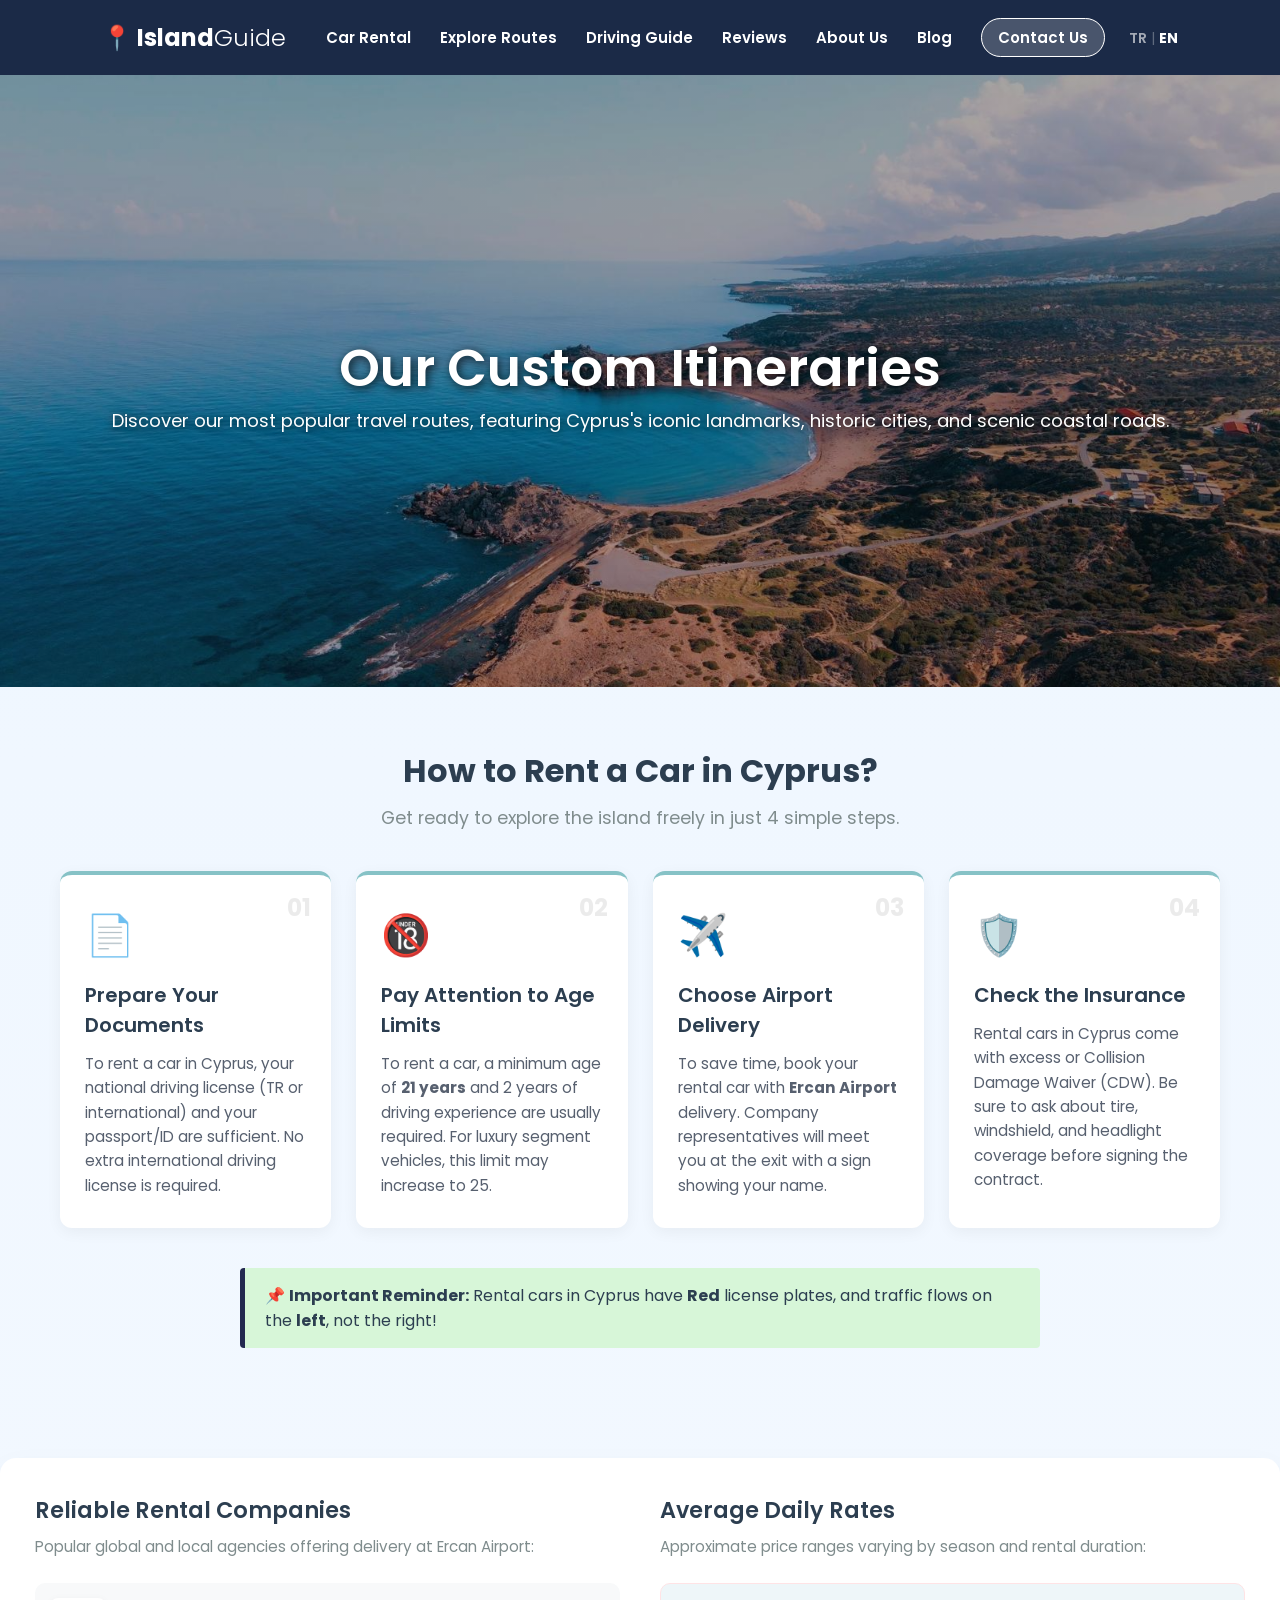
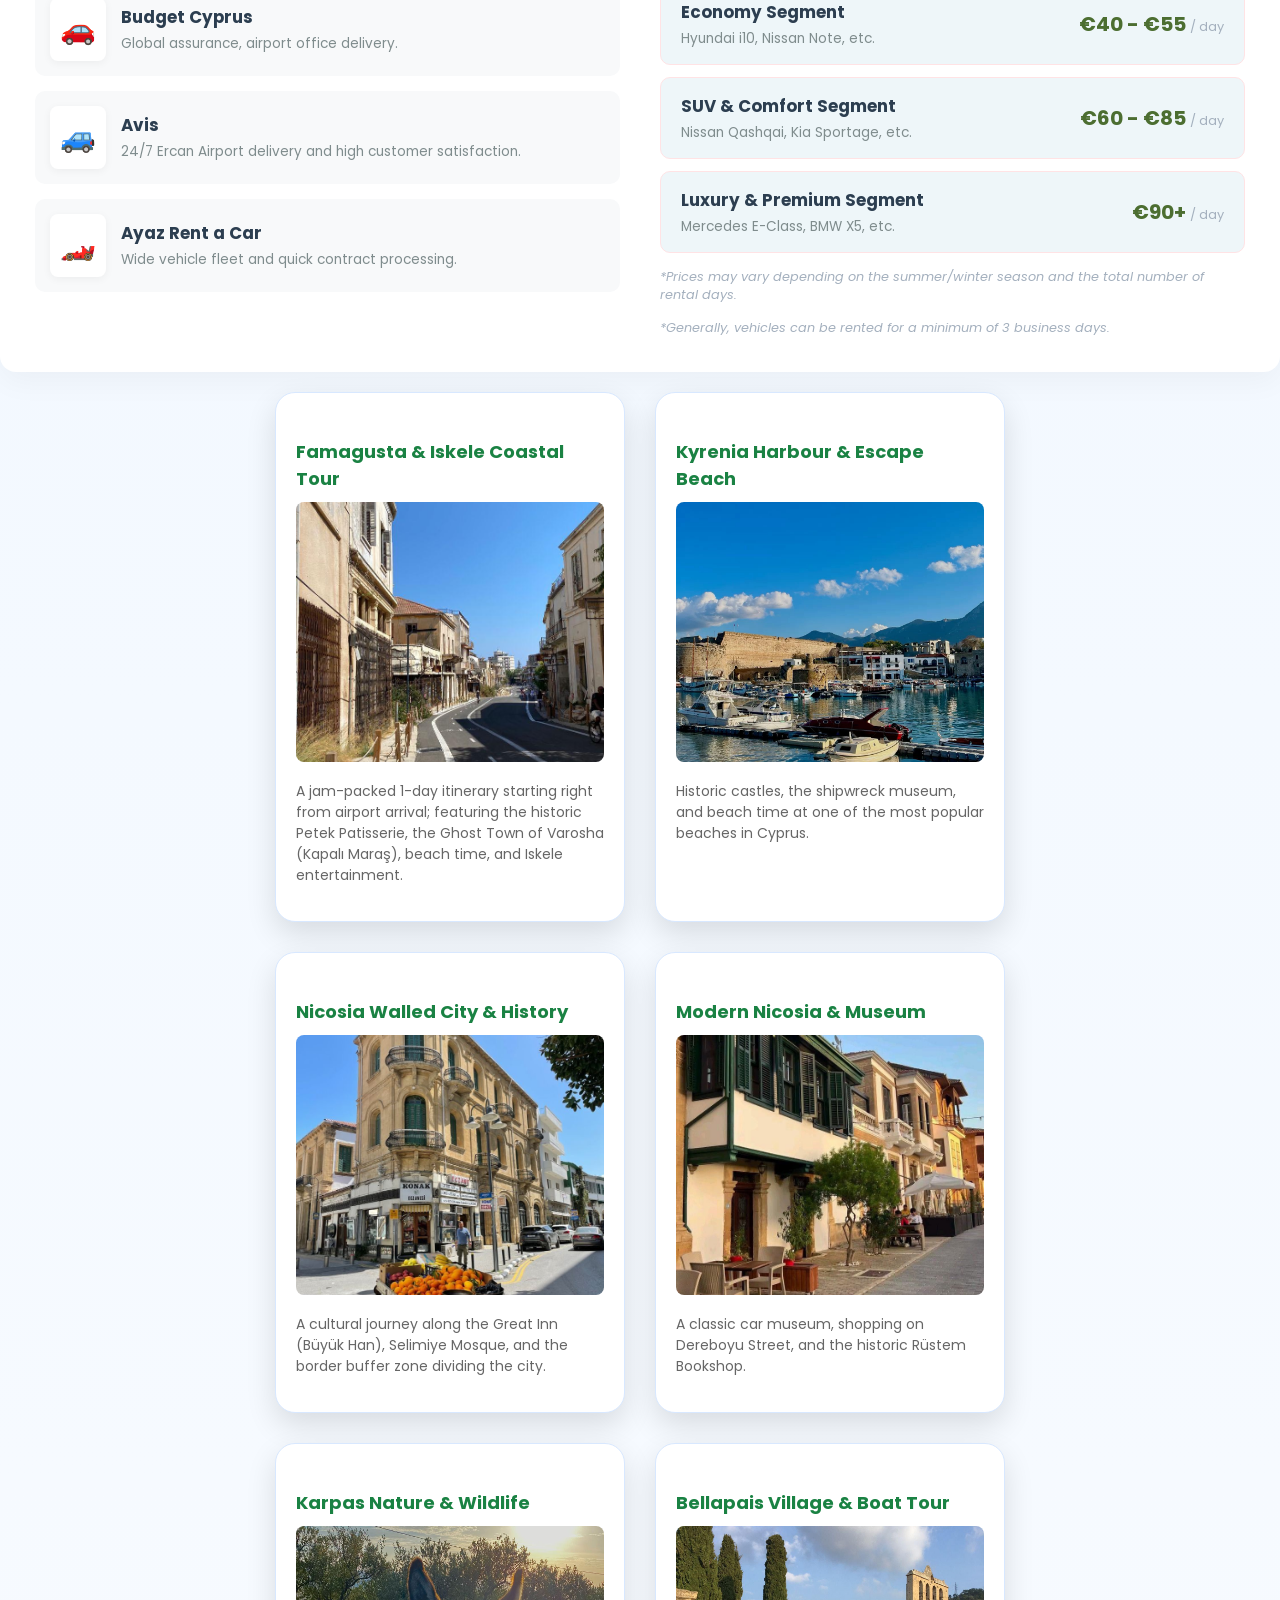
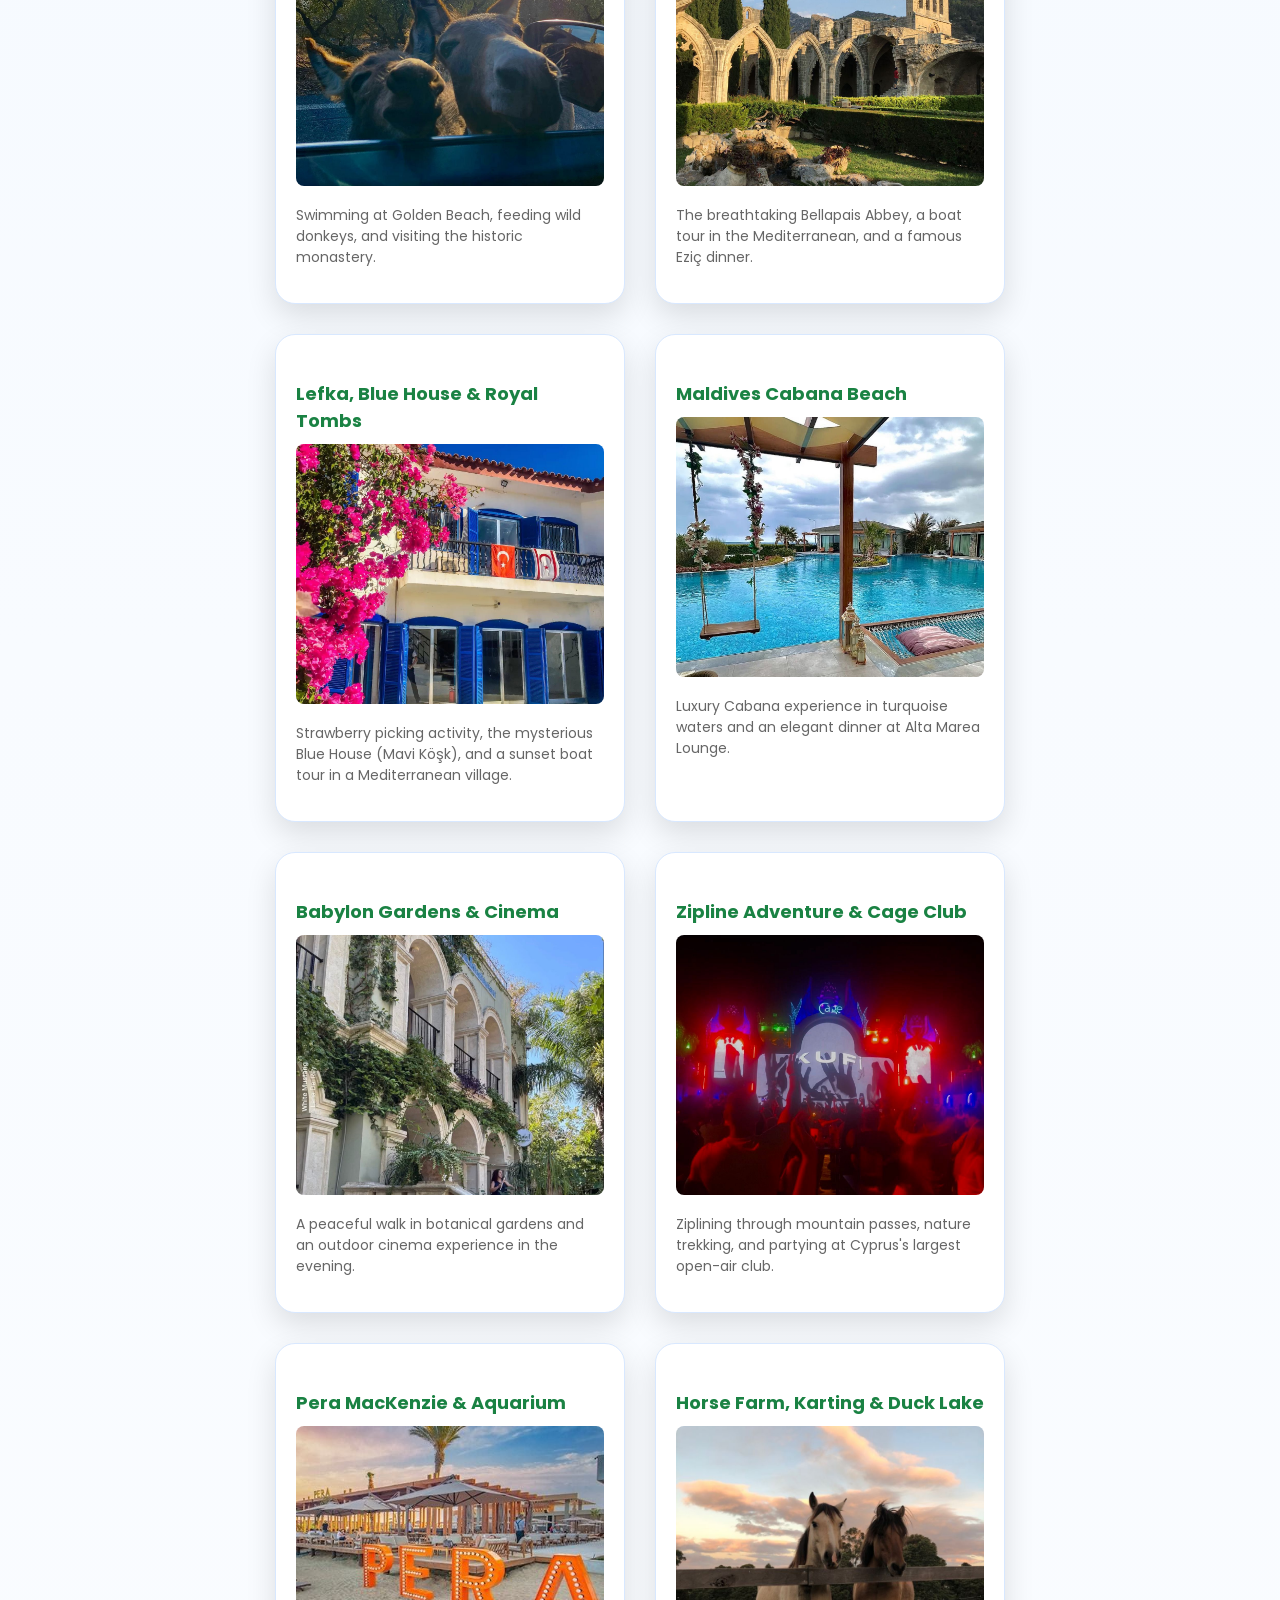
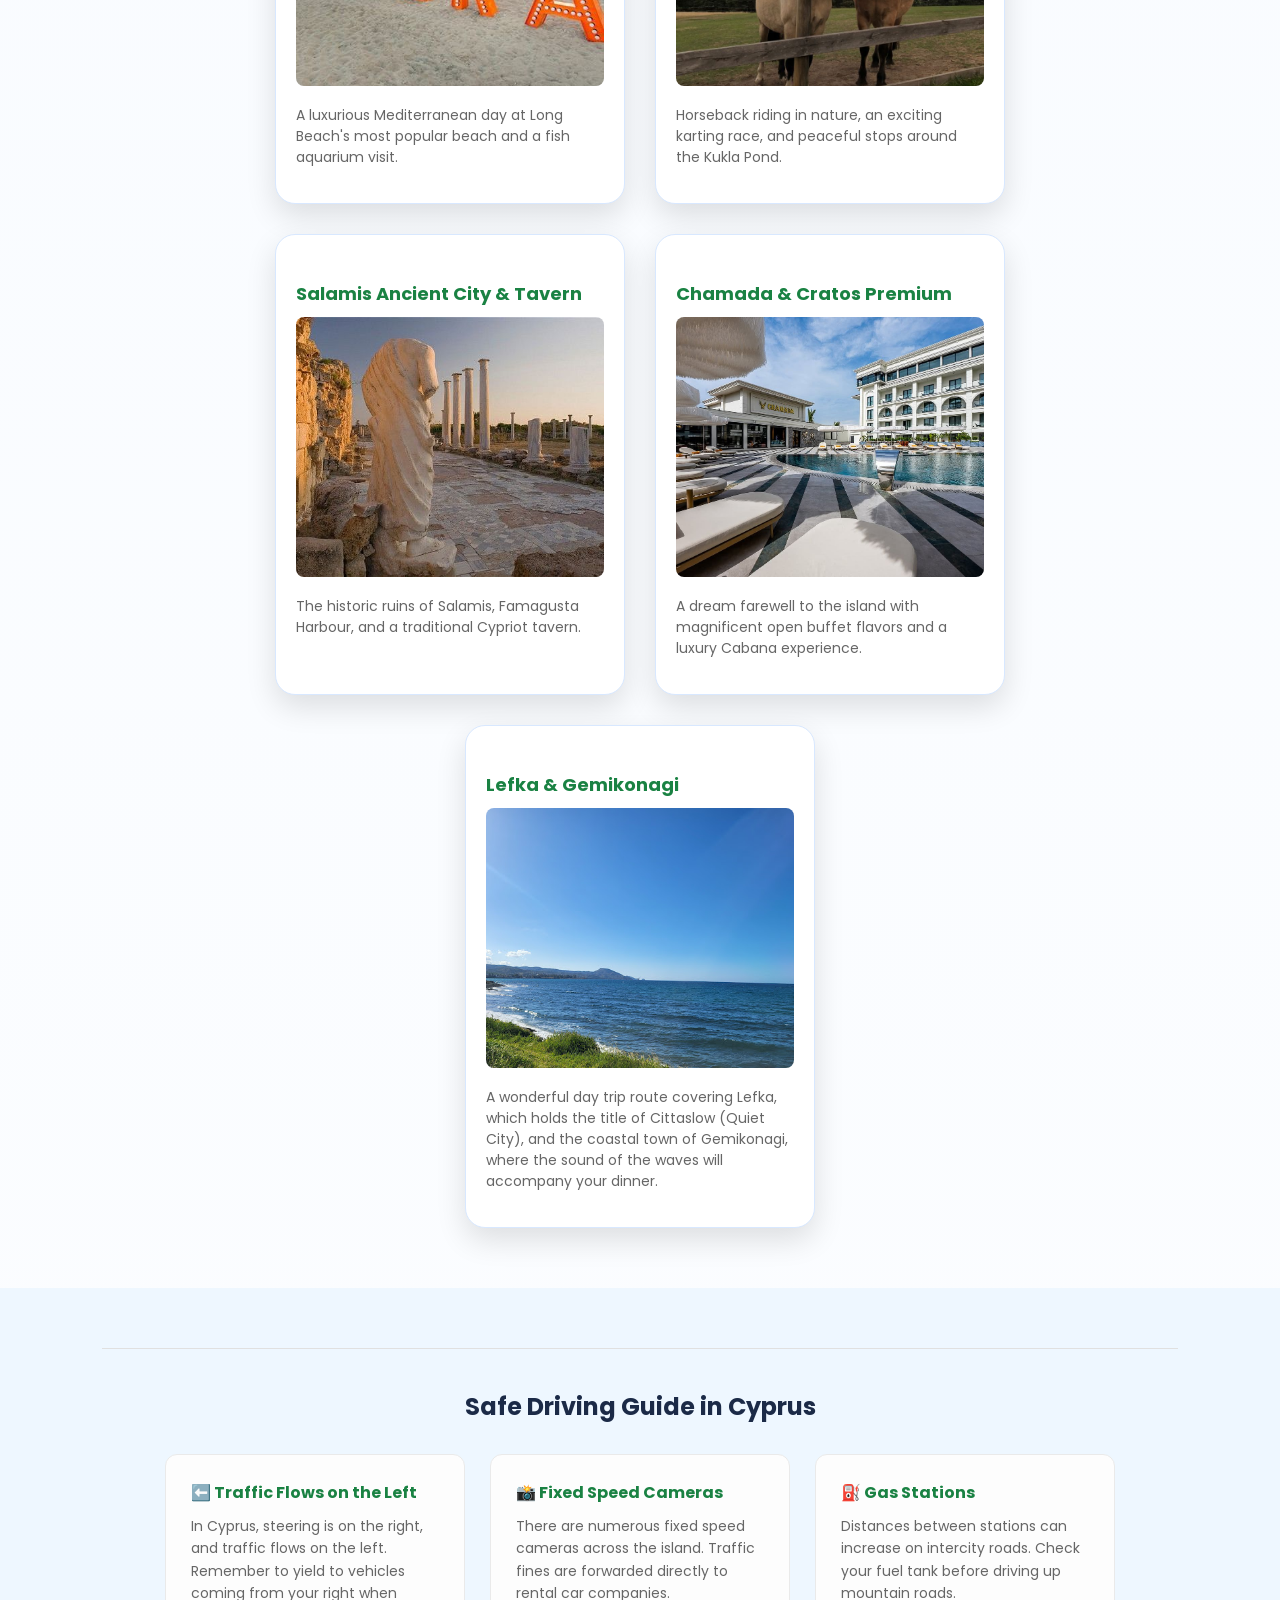
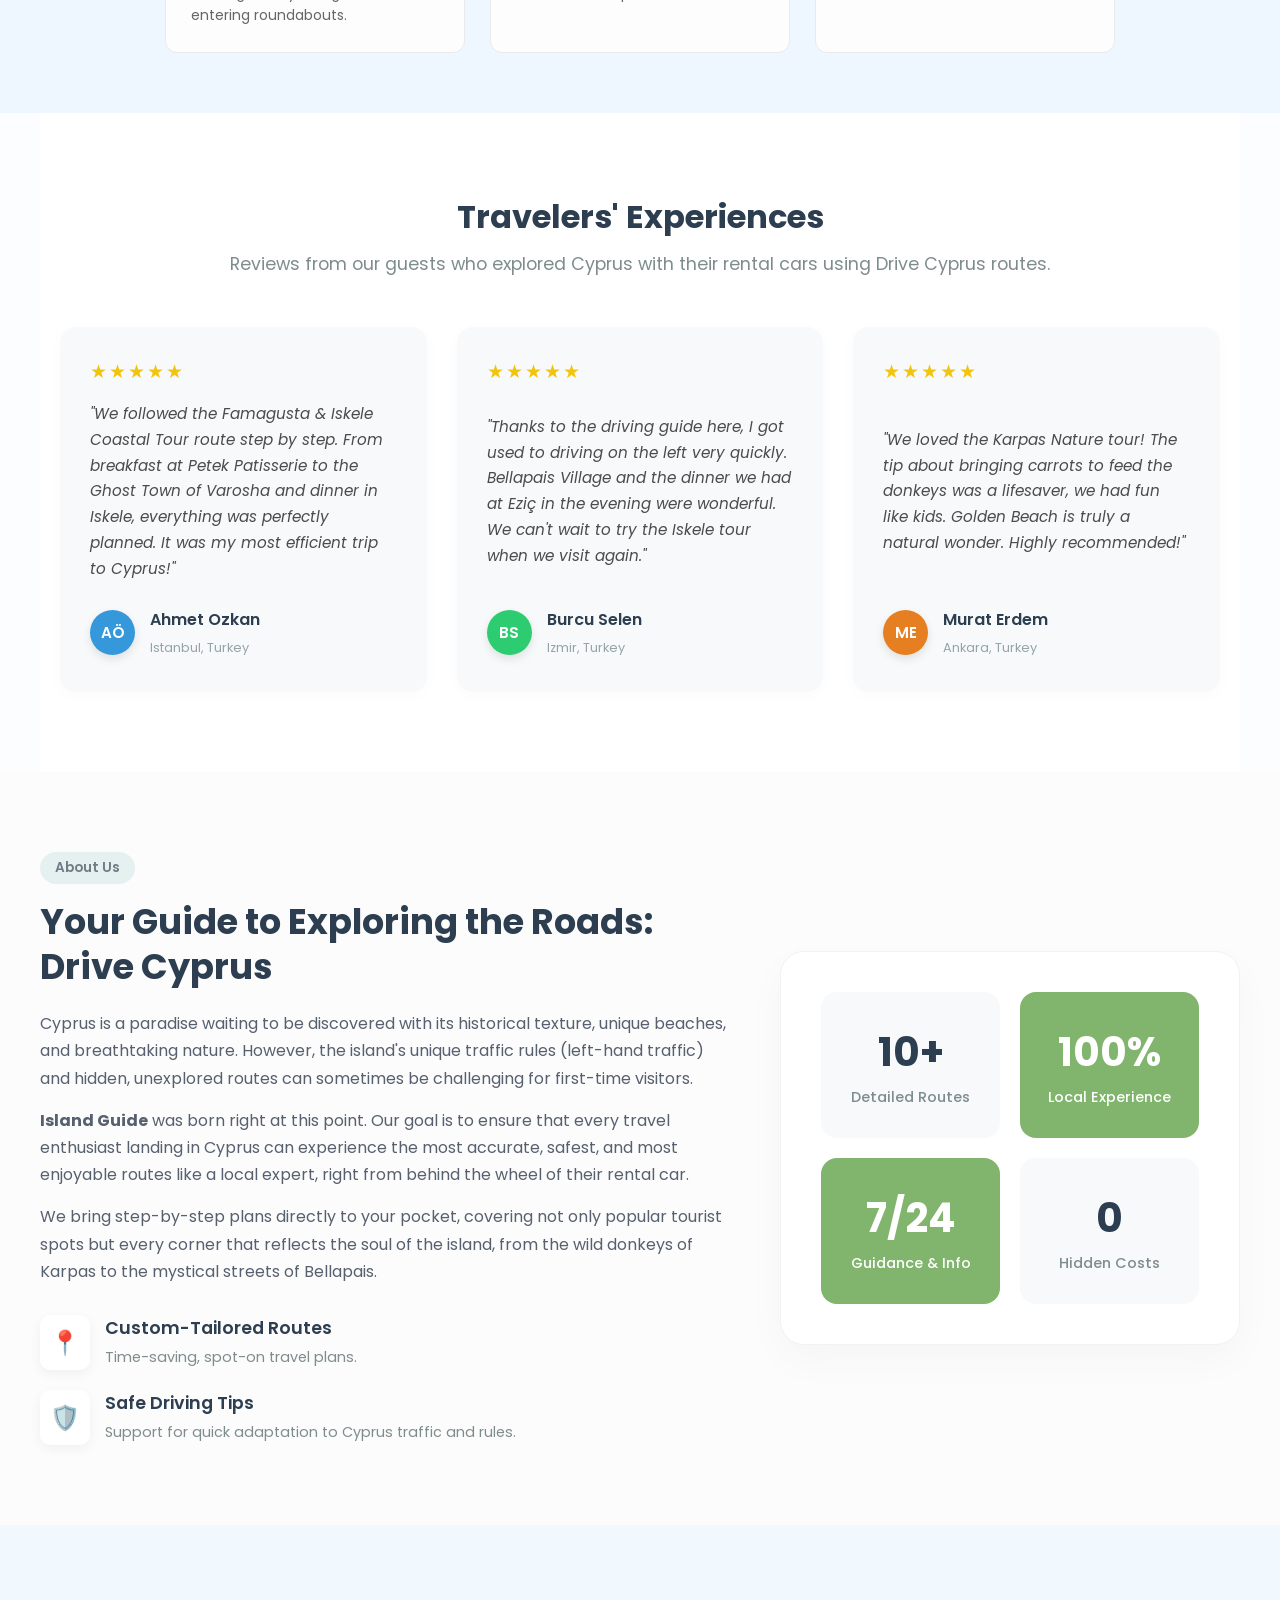
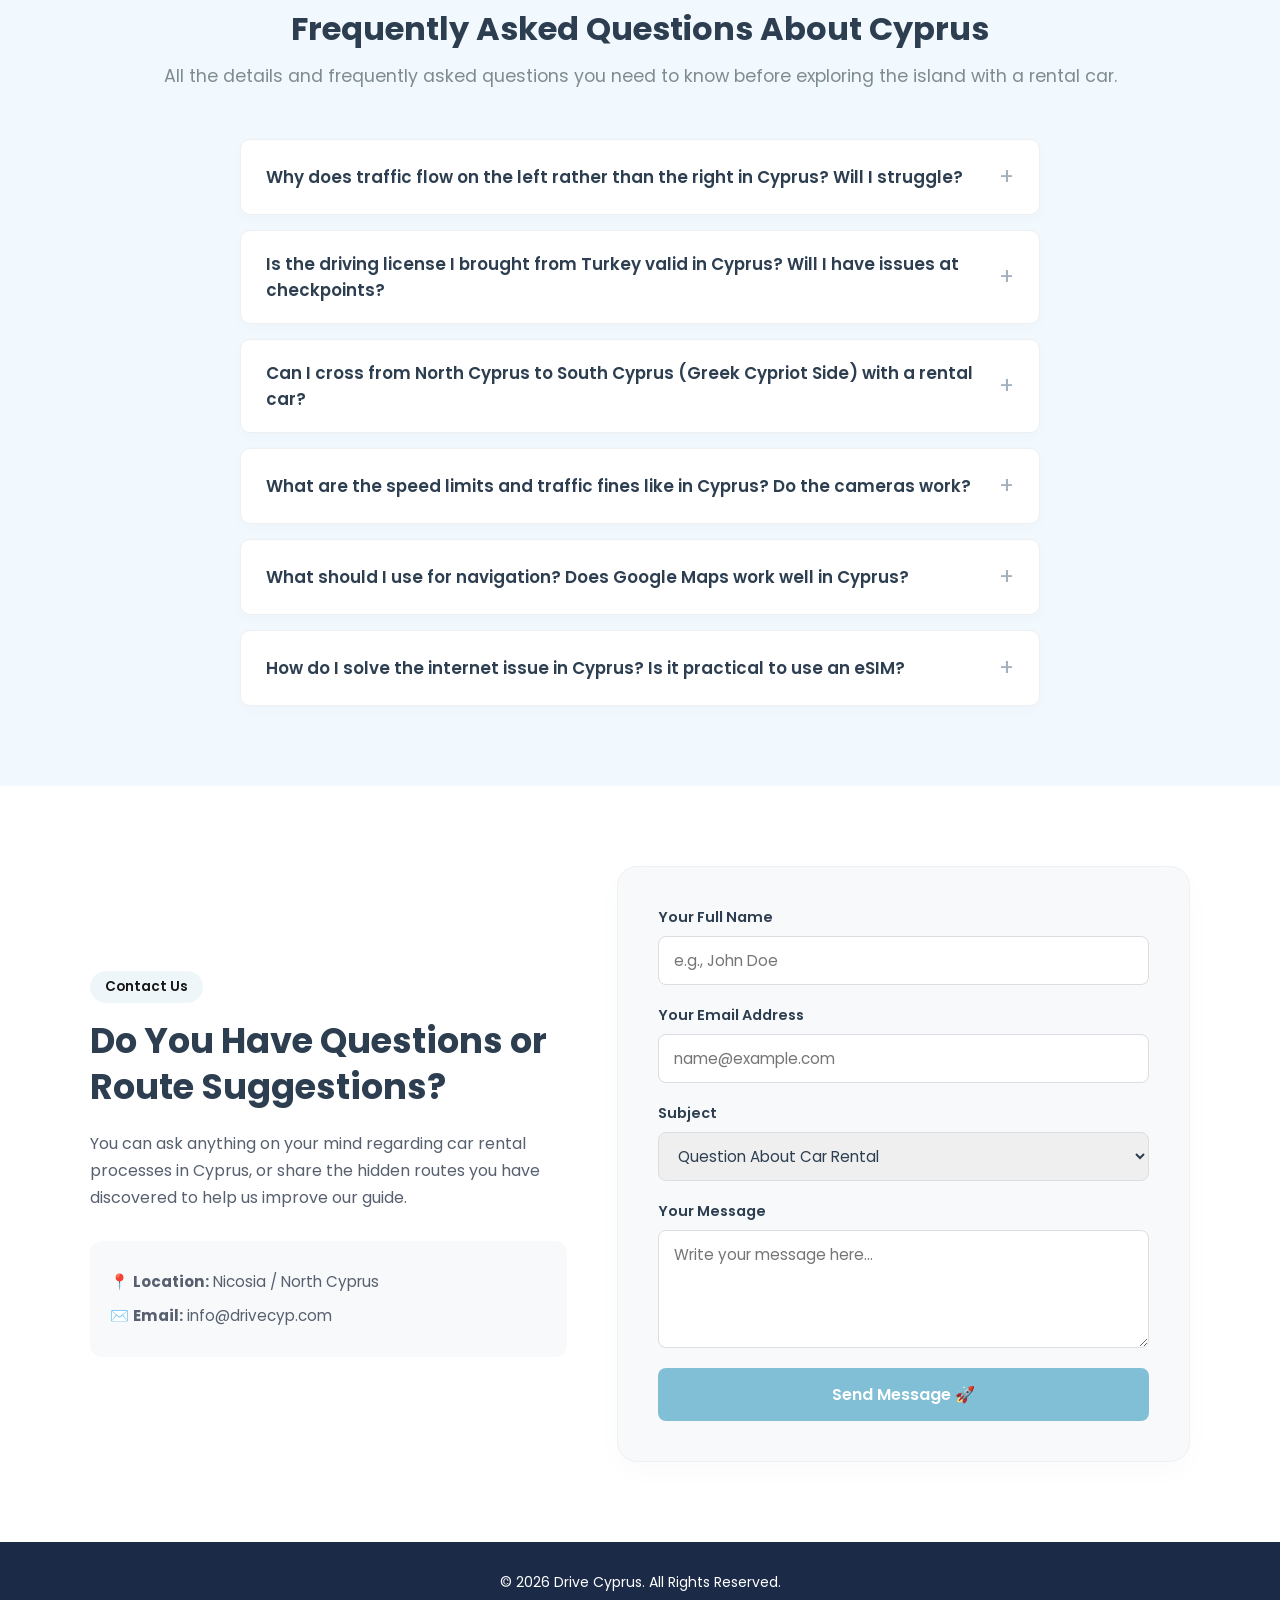
<file: index-en.html>
<!DOCTYPE html>
<html lang="en">
<head>
    <meta charset="UTF-8">
    <meta name="viewport" content="width=device-width, initial-scale=1.0">
    <title>Drive Cyprus | Road Trip & Driving Guide</title>
    <link rel="stylesheet" href="style.css">
    <link href="https://fonts.googleapis.com/css2?family=Poppins:wght=300;400;600;700&display=swap" rel="stylesheet">
</head>
<body>

    <header class="navbar">
        <div class="logo">
            <span class="logo-icon">📍</span> Island<span>Guide</span>
        </div>
        <nav class="nav-links">
            <a href="#nasil-kiralanir">Car Rental</a>
            <a href="#rotalar">Explore Routes</a>
            <a href="#rehber">Driving Guide</a>
            <a href="#yorumlar">Reviews</a>
            <a href="#hakkimizda">About Us</a>
            <a href="#blog">Blog</a>
            <a href="#iletisim" class="btn-nav">Contact Us</a>

     <div class="lang-switcher"><a href="index.html" class="lang-btn">TR</a><span class="lang-divider">|</span><span class="lang-btn active">EN</span></div>

        </nav>
    </header>

    <section class="hero">
        <div class="hero-content">
            <h1>Our Custom Itineraries</h1>
            <p>Discover our most popular travel routes, featuring Cyprus's iconic landmarks, historic cities, and scenic coastal roads.</p>
        </div>
    </section>
    
<section id="nasil-kiralanir" class="rent-guide-section">
    <div class="section-title">
        <h2>How to Rent a Car in Cyprus?</h2>
        <p>Get ready to explore the island freely in just 4 simple steps.</p>
    </div>
    
    <div class="rent-steps-grid">
       
        <div class="step-card">
            <div class="step-icon">&#128196;</div>
            <div class="step-number">01</div>
            <h3>Prepare Your Documents</h3>
            <p>To rent a car in Cyprus, your national driving license (TR or international) and your passport/ID are sufficient. No extra international driving license is required.</p>
        </div>

        <div class="step-card">
            <div class="step-icon">🔞</div>
            <div class="step-number">02</div>
            <h3>Pay Attention to Age Limits</h3>
            <p>To rent a car, a minimum age of <b>21 years</b> and 2 years of driving experience are usually required. For luxury segment vehicles, this limit may increase to 25.</p>
        </div>

        <div class="step-card">
            <div class="step-icon">✈️</div>
            <div class="step-number">03</div>
            <h3>Choose Airport Delivery</h3>
            <p>To save time, book your rental car with <b>Ercan Airport</b> delivery. Company representatives will meet you at the exit with a sign showing your name.</p>
        </div>

        <div class="step-card">
            <div class="step-icon">🛡️</div>
            <div class="step-number">04</div>
            <h3>Check the Insurance</h3>
            <p>Rental cars in Cyprus come with excess or Collision Damage Waiver (CDW). Be sure to ask about tire, windshield, and headlight coverage before signing the contract.</p>
        </div>
    </div>

    <div class="rent-note">
        <blockquote>
            📌 <b>Important Reminder:</b> Rental cars in Cyprus have <b>Red</b> license plates, and traffic flows on the <b>left</b>, not the right!
        </blockquote>
    </div>
</section>

    <div class="rent-prices-container">
        <div class="rent-companies">
            <h3>Reliable Rental Companies</h3>
            <p>Popular global and local agencies offering delivery at Ercan Airport:</p>
            
            <div class="company-list">
                <div class="company-item">
                    <span class="company-logo">🚗</span>
                    <div>
                        <h4>Budget Cyprus</h4>
                        <p>Global assurance, airport office delivery.</p>
                    </div>
                </div>
                <div class="company-item">
                    <span class="company-logo">🚙</span>
                    <div>
                        <h4>Avis</h4>
                        <p>24/7 Ercan Airport delivery and high customer satisfaction.</p>
                    </div>
                </div>
                <div class="company-item">
                    <span class="company-logo">🏎️</span>
                    <div>
                        <h4>Ayaz Rent a Car</h4>
                        <p>Wide vehicle fleet and quick contract processing.</p>
                    </div>
                </div>
            </div>
        </div>

        <div class="price-segments">
            <h3>Average Daily Rates</h3>
            <p>Approximate price ranges varying by season and rental duration:</p>

            <div class="price-cards">
                <div class="price-tier">
                    <div class="tier-info">
                        <h5>Economy Segment</h5>
                        <p>Hyundai i10, Nissan Note, etc.</p>
                    </div>
                    <div class="tier-cost">€40 - €55 <span>/ day</span></div>
                </div>

                <div class="price-tier">
                    <div class="tier-info">
                        <h5>SUV & Comfort Segment</h5>
                        <p>Nissan Qashqai, Kia Sportage, etc.</p>
                    </div>
                    <div class="tier-cost">€60 - €85 <span>/ day</span></div>
                </div>

                <div class="price-tier">
                    <div class="tier-info">
                        <h5>Luxury & Premium Segment</h5>
                        <p>Mercedes E-Class, BMW X5, etc.</p>
                    </div>
                    <div class="tier-cost">€90+ <span>/ day</span></div>
                </div>
            </div>
            <span class="price-disclaimer">*Prices may vary depending on the summer/winter season and the total number of rental days.</span>
            <span class="price-disclaimer">*Generally, vehicles can be rented for a minimum of 3 business days.</span>
        </div>
    </div>

    <section id="rotalar" class="routes-container">
    
        <div class="card" data-modal="modal-gunubirlik-magusa">
            <div class="card-image img-gunubirlik">
                <span class="card-badge" style="background-color: #a5d6d7; color: rgb(59, 58, 58);">Day Trip Route</span>
                <button class="heart-btn">♥</button>
            </div>
            <div class="card-body">
                <br>
                <h3>Famagusta & Iskele Coastal Tour</h3>
                <img src="images/kapali-maras.jpg" alt="Famagusta & Iskele Coastal Tour" class="card-body-img" style="width: 100%; height: 260px; border-radius: 8px; margin-bottom: 12px; object-fit: cover;">
                <p>A jam-packed 1-day itinerary starting right from airport arrival; featuring the historic Petek Patisserie, the Ghost Town of Varosha (Kapalı Maraş), beach time, and Iskele entertainment.</p>
            </div>
        </div>

        <div class="card" data-modal="modal-gun-2">
            <div class="card-image img-girne-klasik">
                <span class="card-badge" style="background-color: #a5d6d7; color: rgb(59, 58, 58);">Day Trip Route</span>
                <button class="heart-btn">♥</button>
            </div>
            <div class="card-body">
                <br>
                <h3>Kyrenia Harbour & Escape Beach</h3>
                <img src="images/girne-limanı.jpg" alt="Kyrenia Harbour" class="card-body-img" style="width: 100%; height: 260px; border-radius: 8px; margin-bottom: 12px; object-fit: cover;">
                <p>Historic castles, the shipwreck museum, and beach time at one of the most popular beaches in Cyprus.</p>
            </div>
        </div>
        <div class="card" data-modal="modal-gun-3">
            <div class="card-image img-lefkosa-tarih">
                <span class="card-badge" style="background-color: #a5d6d7; color: rgb(59, 58, 58);">Day Trip Route</span>
                <button class="heart-btn">♥</button>
            </div>
            <div class="card-body">
                <br>
                <h3>Nicosia Walled City & History</h3>
                <img src="images/lefkosa-surlarici.jpg" alt="Nicosia History" class="card-body-img" style="width: 100%; height: 260px; border-radius: 8px; margin-bottom: 12px; object-fit: cover;">
                <p>A cultural journey along the Great Inn (Büyük Han), Selimiye Mosque, and the border buffer zone dividing the city.</p>
            </div>
        </div>
        <div class="card" data-modal="modal-gun-4">
            <div class="card-image img-lefkosa-modern">
                <span class="card-badge" style="background-color: #a5d6d7; color: rgb(59, 58, 58);">Day Trip Route</span>
                <button class="heart-btn">♥</button>
            </div>
            <div class="card-body">
                <br>
                <h3>Modern Nicosia & Museum</h3>
                <img src="images/zahra-sokak.jpg" alt="Modern Nicosia" class="card-body-img" style="width: 100%; height: 260px; border-radius: 8px; margin-bottom: 12px; object-fit: cover;">
                <p>A classic car museum, shopping on Dereboyu Street, and the historic Rüstem Bookshop.</p>
            </div>
        </div>
        <div class="card" data-modal="modal-gun-5">
            <div class="card-image img-karpaz-doga">
                <span class="card-badge" style="background-color: #a5d6d7; color: rgb(59, 58, 58);">Day Trip Route</span>
                <button class="heart-btn">♥</button>
            </div>
            <div class="card-body">
                <br>
                <h3>Karpas Nature & Wildlife</h3>
                <img src="images/karpaz.jpg" alt="Karpas Nature" class="card-body-img" style="width: 100%; height: 260px; border-radius: 8px; margin-bottom: 12px; object-fit: cover;">
                <p>Swimming at Golden Beach, feeding wild donkeys, and visiting the historic monastery.</p>
            </div>
        </div>
        <div class="card" data-modal="modal-gun-6">
            <div class="card-image img-girne-kultur">
                <span class="card-badge" style="background-color: #a5d6d7; color: rgb(59, 58, 58);">Day Trip Route</span>
                <button class="heart-btn">♥</button>
            </div>
            <div class="card-body">
                <br>
                <h3>Bellapais Village & Boat Tour</h3>
                <img src="images/bella-pais.jpg" alt="Bellapais Village" class="card-body-img" style="width: 100%; height: 260px; border-radius: 8px; margin-bottom: 12px; object-fit: cover;">
                <p>The breathtaking Bellapais Abbey, a boat tour in the Mediterranean, and a famous Eziç dinner.</p>
            </div>
        </div>

        <div class="card" data-modal="modal-gun-7">
            <div class="card-image img-lefk-mavi">
                <span class="card-badge" style="background-color: #a5d6d7; color: rgb(59, 58, 58);">Day Trip Route</span>
                <button class="heart-btn">♥</button>
            </div>
            <div class="card-body">
                <br>
                <h3>Lefka, Blue House & Royal Tombs</h3>
                <img src="images/mavi-kösk.jpg" alt="West Cyprus" class="card-body-img" style="width: 100%; height: 260px; border-radius: 8px; margin-bottom: 12px; object-fit: cover;">
                <p>Strawberry picking activity, the mysterious Blue House (Mavi Köşk), and a sunset boat tour in a Mediterranean village.</p>
            </div>
        </div>
        <div class="card" data-modal="modal-gun-8">
            <div class="card-image img-maldivler">
                <span class="card-badge" style="background-color: #a5d6d7; color: rgb(59, 58, 58);">Day Trip Route</span>
                <button class="heart-btn">♥</button>
            </div>
            <div class="card-body">
                <br>
                <h3>Maldives Cabana Beach</h3>
                <img src="images/maldivler.jpg" alt="Maldives Cabana Beach" class="card-body-img" style="width: 100%; height: 260px; border-radius: 8px; margin-bottom: 12px; object-fit: cover;">
                <p>Luxury Cabana experience in turquoise waters and an elegant dinner at Alta Marea Lounge.</p>
            </div>
        </div>
        <div class="card" data-modal="modal-gun-9">
            <div class="card-image img-babil">
                <span class="card-badge" style="background-color: #a5d6d7; color: rgb(59, 58, 58);">Day Trip Route</span>
                <button class="heart-btn">♥</button>
            </div>
            <div class="card-body">
                <br>
                <h3>Babylon Gardens & Cinema</h3>
                <img src="images/babil-bahceleri.jpg" alt="Babylon Gardens" class="card-body-img" style="width: 100%; height: 260px; border-radius: 8px; margin-bottom: 12px; object-fit: cover;">
                <p>A peaceful walk in botanical gardens and an outdoor cinema experience in the evening.</p>
            </div>
        </div>
        <div class="card" data-modal="modal-gun-10">
            <div class="card-image img-macera">
                <span class="card-badge" style="background-color: #a5d6d7; color: rgb(59, 58, 58);">Day Trip Route</span>
                <button class="heart-btn">♥</button>
            </div>
            <div class="card-body">
                <br>
                <h3>Zipline Adventure & Cage Club</h3>
                <img src="images/cage-club.jpg" alt="Zipline Adventure" class="card-body-img" style="width: 100%; height: 260px; border-radius: 8px; margin-bottom: 12px; object-fit: cover;">
                <p>Ziplining through mountain passes, nature trekking, and partying at Cyprus's largest open-air club.</p>
            </div>
        </div>
        <div class="card" data-modal="modal-gun-11">
            <div class="card-image img-pera">
                <span class="card-badge" style="background-color: #a5d6d7; color: rgb(59, 58, 58);">Day Trip Route</span>
                <button class="heart-btn">♥</button>
            </div>
            <div class="card-body">
                <br>
                <h3>Pera MacKenzie & Aquarium</h3>
                <img src="images/pera.jpg" alt="Pera MacKenzie" class="card-body-img" style="width: 100%; height: 260px; border-radius: 8px; margin-bottom: 12px; object-fit: cover;">
                <p>A luxurious Mediterranean day at Long Beach's most popular beach and a fish aquarium visit.</p>
            </div>
        </div>
        <div class="card" data-modal="modal-gun-12">
            <div class="card-image img-doga-macera">
                <span class="card-badge" style="background-color: #a5d6d7; color: rgb(59, 58, 58);">Day Trip Route</span>
                <button class="heart-btn">♥</button>
            </div>
            <div class="card-body">
                <br>
                <h3>Horse Farm, Karting & Duck Lake</h3>
                <img src="images/at-ciftliği.jpg" alt="Nature and Adventure" class="card-body-img" style="width: 100%; height: 260px; border-radius: 8px; margin-bottom: 12px; object-fit: cover;">
                <p>Horseback riding in nature, an exciting karting race, and peaceful stops around the Kukla Pond.</p>
            </div>
        </div>
        <div class="card" data-modal="modal-gun-13">
            <div class="card-image img-salamis">
                <span class="card-badge" style="background-color: #a5d6d7; color: rgb(59, 58, 58);">Day Trip Route</span>
                <button class="heart-btn">♥</button>
            </div>
            <div class="card-body">
                <br>
                <h3>Salamis Ancient City & Tavern</h3>
                <img src="images/salamis.jpg" alt="Salamis Ancient City" class="card-body-img" style="width: 100%; height: 260px; border-radius: 8px; margin-bottom: 12px; object-fit: cover;">
                <p>The historic ruins of Salamis, Famagusta Harbour, and a traditional Cypriot tavern.</p>
            </div>
        </div>

        <div class="card" data-modal="modal-gun-14">
            <div class="card-image img-cratos">
                <span class="card-badge" style="background-color: #a5d6d7; color: rgb(59, 58, 58);">Day Trip Route</span>
                <button class="heart-btn">♥</button>
            </div>
            <div class="card-body">
                <br>
                <h3>Chamada & Cratos Premium</h3>
                <img src="images/chamada.jpg" alt="Luxury Farewell Day" class="card-body-img" style="width: 100%; height: 260px; border-radius: 8px; margin-bottom: 12px; object-fit: cover;">
                <p>A dream farewell to the island with magnificent open buffet flavors and a luxury Cabana experience.</p>
            </div>
        </div>

         <div class="card" data-modal="modal-gun-15">
            <div class="card-image img-lefke">
                <span class="card-badge" style="background-color: #a5d6d7; color: rgb(59, 58, 58);">Day Trip Route</span>
                <button class="heart-btn">♥</button>
            </div>
            <div class="card-body">
                <br>
                <h3>Lefka & Gemikonagi</h3>
                <img src="images/lefke.jpg" alt="Time in Lefka" class="card-body-img" style="width: 100%; height: 260px; border-radius: 8px; margin-bottom: 12px; object-fit: cover;">
                <p>A wonderful day trip route covering Lefka, which holds the title of Cittaslow (Quiet City), and the coastal town of Gemikonagi, where the sound of the waves will accompany your dinner.</p>
            </div>
        </div>

    </section>

    <section id="rehber" class="driving-guide">
        <hr class="divider">
        <h2>Safe Driving Guide in Cyprus</h2>
        <div class="guide-grid">
            <div class="guide-box">
                <h4>⬅️ Traffic Flows on the Left</h4>
                <p>In Cyprus, steering is on the right, and traffic flows on the left. Remember to yield to vehicles coming from your right when entering roundabouts.</p>
            </div>
            <div class="guide-box">
                <h4>📸 Fixed Speed Cameras</h4>
                <p>There are numerous fixed speed cameras across the island. Traffic fines are forwarded directly to rental car companies.</p>
            </div>
            <div class="guide-box">
                <h4>⛽ Gas Stations</h4>
                <p>Distances between stations can increase on intercity roads. Check your fuel tank before driving up mountain roads.</p>
            </div>
        </div>
    </section>
   
<section id="yorumlar" class="testimonials-section">
    <div class="section-title">
        <h2>Travelers' Experiences</h2>
        <p>Reviews from our guests who explored Cyprus with their rental cars using Drive Cyprus routes.</p>
    </div>

    <div class="testimonials-grid">
      
        <div class="testimonial-card">
            <div class="stars">★★★★★</div>
            <p class="comment">"We followed the Famagusta & Iskele Coastal Tour route step by step. From breakfast at Petek Patisserie to the Ghost Town of Varosha and dinner in Iskele, everything was perfectly planned. It was my most efficient trip to Cyprus!"</p>
            <div class="user-info">
                <div class="user-avatar" style="background-color: #3498db;">AÖ</div>
                <div>
                    <h4>Ahmet Ozkan</h4>
                    <span>Istanbul, Turkey</span>
                </div>
            </div>
        </div>

      
        <div class="testimonial-card">
            <div class="stars">★★★★★</div>
            <p class="comment">"Thanks to the driving guide here, I got used to driving on the left very quickly. Bellapais Village and the dinner we had at Eziç in the evening were wonderful. We can't wait to try the Iskele tour when we visit again."</p>
            <div class="user-info">
                <div class="user-avatar" style="background-color: #2ecc71;">BS</div>
                <div>
                    <h4>Burcu Selen</h4>
                    <span>Izmir, Turkey</span>
                </div>
            </div>
        </div>

       
        <div class="testimonial-card">
            <div class="stars">★★★★★</div>
            <p class="comment">"We loved the Karpas Nature tour! The tip about bringing carrots to feed the donkeys was a lifesaver, we had fun like kids. Golden Beach is truly a natural wonder. Highly recommended!"</p>
            <div class="user-info">
                <div class="user-avatar" style="background-color: #e67e22;">ME</div>
                <div>
                    <h4>Murat Erdem</h4>
                    <span>Ankara, Turkey</span>
                </div>
            </div>
        </div>
    </div>
</section>

<section id="hakkimizda" class="about-section">
    <div class="about-container">
       
        <div class="about-content">
            <span class="about-badge">About Us</span>
            <h2>Your Guide to Exploring the Roads: Drive Cyprus</h2>
            <p>
                Cyprus is a paradise waiting to be discovered with its historical texture, unique beaches, and breathtaking nature. However, the island's unique traffic rules (left-hand traffic) and hidden, unexplored routes can sometimes be challenging for first-time visitors.
            </p>
            <p>
                <b>Island Guide</b> was born right at this point. Our goal is to ensure that every travel enthusiast landing in Cyprus can experience the most accurate, safest, and most enjoyable routes like a local expert, right from behind the wheel of their rental car.
            </p>
            <p>
                We bring step-by-step plans directly to your pocket, covering not only popular tourist spots but every corner that reflects the soul of the island, from the wild donkeys of Karpas to the mystical streets of Bellapais.
            </p>
            
           
            <div class="about-features">
                <div class="feature-item">
                    <span class="feature-icon">📍</span>
                    <div>
                        <h4>Custom-Tailored Routes</h4>
                        <p>Time-saving, spot-on travel plans.</p>
                    </div>
                </div>
                <div class="feature-item">
                    <span class="feature-icon">🛡️</span>
                    <div>
                        <h4>Safe Driving Tips</h4>
                        <p>Support for quick adaptation to Cyprus traffic and rules.</p>
                    </div>
                </div>
            </div>
        </div>

    
        <div class="about-stats-box">
            <div class="stats-grid">
                <div class="stat-card">
                    <h3>10+</h3>
                    <p>Detailed Routes</p>
                </div>
                <div class="stat-card red-stat">
                    <h3>100%</h3>
                    <p>Local Experience</p>
                </div>
                <div class="stat-card red-stat">
                    <h3>7/24</h3>
                    <p>Guidance & Info</p>
                </div>
                <div class="stat-card">
                    <h3>0</h3>
                    <p>Hidden Costs</p>
                </div>
            </div>
        </div>
    </div>
</section>

<section id="blog" class="faq-section">
    <div class="section-title">
        <h2>Frequently Asked Questions About Cyprus</h2>
        <p>All the details and frequently asked questions you need to know before exploring the island with a rental car.</p>
    </div>

    <div class="faq-container">
        
        <div class="faq-item">
            <button class="faq-question">
                <span>Why does traffic flow on the left rather than the right in Cyprus? Will I struggle?</span>
                <span class="faq-toggle-icon">+</span>
            </button>
            <div class="faq-answer">
                <p>Since Cyprus was under British rule for many years, the traffic system flows on the left, just like in the UK. You might find it a bit challenging to adapt to the steering wheel and indicator stalks being on the opposite side during the first 15-20 minutes; however, your reflexes will adapt quickly thanks to the warning signs on the roads and the flow of other traffic. It is particularly important to remember that when entering roundabouts, you must always yield to vehicles coming from the right.</p>
            </div>
        </div>

      
        <div class="faq-item">
            <button class="faq-question">
                <span>Is the driving license I brought from Turkey valid in Cyprus? Will I have issues at checkpoints?</span>
                <span class="faq-toggle-icon">+</span>
            </button>
            <div class="faq-answer">
                <p>Yes, your Republic of Turkey (TR) driving license is fully valid for <b>up to 3 months</b> from the moment you enter Cyprus as a tourist. There is no need to obtain an extra international driving license or translate your license. At police checkpoints, showing your driving license along with the white "entry document" (or passport) handed to you when entering the island is sufficient.</p>
            </div>
        </div>

      
        <div class="faq-item">
            <button class="faq-question">
                <span>Can I cross from North Cyprus to South Cyprus (Greek Cypriot Side) with a rental car?</span>
                <span class="faq-toggle-icon">+</span>
            </button>
            <div class="faq-answer">
                <p><b>Crossing to South Cyprus is strictly prohibited</b> with the red-plated cars you rent in North Cyprus. Rental company insurances do not cover the other side of the border. If you wish to cross to South Cyprus, you must cross on foot through the border checkpoints or rent a separate vehicle from rental companies located on the other side.</p>
            </div>
        </div>

      
        <div class="faq-item">
            <button class="faq-question">
                <span>What are the speed limits and traffic fines like in Cyprus? Do the cameras work?</span>
                <span class="faq-toggle-icon">+</span>
            </button>
            <div class="faq-answer">
                <p>There are "Fixed Speed Cameras" on almost every main road and city center in Cyprus, and they operate very precisely. The speed limit inside cities is generally 50 km/h, while on double-lane intercity highways, it is 65, 80, or a maximum of 100 km/h. Exceeding the speed limit by even 1 km/h will trigger a fine. For rental cars, these fines are directly sent to the rental company and deducted from your deposit, or they will appear at the airport when you are leaving the island.</p>
            </div>
        </div>

  
        <div class="faq-item">
            <button class="faq-question">
                <span>What should I use for navigation? Does Google Maps work well in Cyprus?</span>
                <span class="faq-toggle-icon">+</span>
            </button>
            <div class="faq-answer">
                <p>Google Maps is quite adequate for finding main roads throughout Cyprus; however, it can sometimes direct you to very narrow city streets or dirt roads. The most up-to-date and popular navigation alternative on the island is <b>Yandex Navigation</b>. To guard against running out of internet data, we recommend downloading the Cyprus map offline to your phone before setting off.</p>
            </div>
        </div>
      
        <div class="faq-item">
            <button class="faq-question">
                <span>How do I solve the internet issue in Cyprus? Is it practical to use an eSIM?</span>
                <span class="faq-toggle-icon">+</span>
            </button>
            <div class="faq-answer">
                <p>Your carrier plans from Turkey are not valid in North Cyprus, and you may face high roaming charges if you turn on your cellular data. The most practical and economical solution is to purchase a digital <b>eSIM</b>. To use the ready map routes and navigation seamlessly, you can select a "Cyprus" package from global apps like <b>Airalo</b> or <b>Holafly</b> before your trip and set it up on your phone in seconds. This way, your internet becomes active as soon as you land, without the need to search for a physical SIM card. Alternatively, you can buy physical tourist data SIMs from local carriers (North Cyprus Turkcell or Telsim) inside Ercan Airport.</p>
            </div>
        </div>
    </div>
</section>

<section id="iletisim" class="contact-section">
    <div class="contact-container">
        
        <div class="contact-info">
            <span class="contact-badge">Contact Us</span>
            <h2>Do You Have Questions or Route Suggestions?</h2>
            <p>You can ask anything on your mind regarding car rental processes in Cyprus, or share the hidden routes you have discovered to help us improve our guide.</p>
            <div class="contact-details">
                <p>📍 <b>Location:</b> Nicosia / North Cyprus</p>
                <p>✉️ <b>Email:</b> info@drivecyp.com</p>
            </div>
        </div>

       
        <div class="contact-form-box">
            <form id="suggestForm">
                <div class="form-group">
                    <label for="userName">Your Full Name</label>
                    <input type="text" id="userName" placeholder="e.g., John Doe" required>
                </div>
                <div class="form-group">
                    <label for="userEmail">Your Email Address</label>
                    <input type="email" id="userEmail" placeholder="name@example.com" required>
                </div>
                <div class="form-group">
                    <label for="formSubject">Subject</label>
                    <select id="formSubject">
                        <option value="soru">Question About Car Rental</option>
                        <option value="oneri">New Route Suggestion</option>
                        <option value="diger">Other / Feedback</option>
                    </select>
                </div>
                <div class="form-group">
                    <label for="userMessage">Your Message</label>
                    <textarea id="userMessage" rows="4" placeholder="Write your message here..." required></textarea>
                </div>
                <button type="submit" class="submit-btn">Send Message 🚀</button>
            </form>
        </div>
    </div>
</section>


<div id="thanksModal" class="modal" style="display: none;">
    <div class="modal-content text-center">
        <span class="close-modal-btn">&times;</span>
        <div class="success-icon">🎉</div>
        <h3>Message Received!</h3>
        <p>Thank you for contacting the Drive Cyprus team. We will get back to you as soon as possible via your email address.</p>
    </div>
</div>

    <footer>
        <p>&copy; 2026 Drive Cyprus. All Rights Reserved.</p>
    </footer>


    <div id="modal-gunubirlik-magusa" class="modal">
        <div class="modal-content">
            <span class="close-btn">&times;</span>
            
            <h2>Famagusta & Iskele Coastal Tour</h2>
            
<div class="route-gallery">
  <div class="gallery-item">
    <img src="images/kapalimaras.jpg" alt="Varosha (Ghost Town)">
    <span>Varosha (Ghost Town)</span>
  </div>
  <div class="gallery-item">
    <img src="images/toyota.jpg" alt="Toyota">
    <span>Toyota</span>
  </div>
  <div class="gallery-item">
    <img src="images/kapali-marass.jpg" alt="Varosha (Ghost Town)">
    <span>Varosha (Ghost Town)</span>
  </div>
  <div class="gallery-item">
    <img src="images/devran-beach.jpg" alt="Devran Beach">
    <span>Devran Beach</span>
  </div>
   
</div>

            <hr class="divider" style="margin: 15px 0;">
            <h3>Time-Scheduled Roadmap:</h3>
            <ul class="timeline-list">

                <li><strong>09:00 | Departure:</strong> Landing at Ercan Airport, picking up your rental car, and driving towards Famagusta.</li>
                <li><strong>10:00 - 11:00 | Flavor Break:</strong> A wonderful breakfast with traditional Cypriot pastries and sweets at the famous Petek Patisserie in the historic Walled City of Famagusta.</li>
                <li><strong>11:00 - 14:00 | History Exploration:</strong> Exploring the Varosha (Ghost Town) area, one of the most mysterious spots of recent history, either on foot or by renting a bicycle.</li>
                <li><strong>14:00 - 17:00 | Beach Time:</strong> Enjoying the crystal-clear Mediterranean waters and relaxing at Devran Beach right next to the historic city walls.</li>
                <li><strong>17:00 - 18:00 | Snack Time:</strong> Refreshing your energy before hitting the road again with light snacks or cold drinks at the sea-view <em>Devran Cafe & Restaurant</em>, located right next to Devran Beach.</li>
                <li><strong>18:00 - 19:00 | Sunset Walk:</strong> A short drive to the Iskele region followed by a relaxing walk along the Long Beach coastline accompanied by the sea breeze.</li>
                <li><strong>19:00 - 20:00 | Entertainment:</strong> Stepping back into your childhood with a nostalgic and fun hour at the Iskele Amusement Park.</li>
                <li><strong>20:00 - 21:00 | Dinner & Wrap-up:</strong> Wrapping up the day with a gourmet dinner in a chic and elegant atmosphere at the Iskele Arkın Hotel (The Arkın Iskele) restaurant.</li>
            </ul>
            
        </div>
    </div>

    <div id="modal-gun-2" class="modal">
        <div class="modal-content modal-large">
            <span class="close-btn">&times;</span>
            <h2>Day 2: Kyrenia Harbour & Mare Monte</h2>
            <div class="route-gallery">
            <div class="gallery-item">
    <img src="images/girnee-kalesi.jpg" alt="Kyrenia Castle">
    <span>Kyrenia Castle</span>
  </div>
  <div class="gallery-item">
    <img src="images/girne-kalesi.jpg" alt="Kyrenia Castle">
    <span>Kyrenia Castle</span>
  </div>
  <div class="gallery-item">
    <img src="images/mare-monte.jpg" alt="Mare Monte">
    <span>Mare Monte</span>
  </div>
   <div class="gallery-item">
    <img src="images/sky.jpg" alt="Sky Lounge">
    <span>Sky Lounge</span>
  </div>
</div>
            <hr class="divider" style="margin: 15px 0;">
            <ul class="timeline-list">
                <li><strong>09:00:</strong> Departure from Ercan Airport and driving down to the bay through the Kyrenia mountain pass.</li>
                <li><strong>10:00 - 11:30:</strong> Enjoying a perfect breakfast with a magnificent sea view along the Kyrenia coastline.</li>
                <li><strong>11:30 - 13:00:</strong> Walking around the historic Kyrenia Harbour and shopping for souvenirs in the boutique shops hidden in the narrow streets.</li>
                <li><strong>13:00 - 14:30:</strong> Visiting the historic Kyrenia Castle and exploring the world-famous Shipwreck Museum.</li>
                <li><strong>14:30 - 18:30:</strong> Driving to Mare Monte beach; swimming in crystal-clear waters, enjoying sun loungers, and sipping refreshing cocktails.</li>
                <li><strong>19:30 - 21:30:</strong> Dinner with fresh Mediterranean mezes at a popular fish restaurant in Kyrenia Harbour, accompanied by the sunset.</li>
                <li><strong>21:30 - 23:30:</strong> Cocktail time at Sky Lounge, located on the top floor of Lord's Palace! Ending the night against an exquisite, panoramic view of the city...</li>
            </ul>
        </div>
    </div>
    <div id="modal-gun-3" class="modal">
        <div class="modal-content modal-large">
            <span class="close-btn">&times;</span>
            <h2>Day 3: Nicosia Walled City & History</h2>
            <div class="route-gallery">
  <div class="gallery-item">
    <img src="images/rotaüc.jpg" alt="The Great Inn (Büyük Han)">
    <span>Büyük Han</span>
  </div>
  <div class="gallery-item">
    <img src="images/rotauc.jpg" alt="The Great Inn (Büyük Han)">
    <span>Büyük Han</span>
  </div>
  <div class="gallery-item">
    <img src="images/ucrota.jpg" alt="Aysu's Cakes">
    <span>Aysu's Cakes</span>
  </div>
   <div class="gallery-item">
    <img src="images/selimiyecamii.jpg" alt="Selimiye Mosque">
    <span>Selimiye Mosque</span>
  </div>
  
 
</div>
            <hr class="divider" style="margin: 15px 0;">
            <ul class="timeline-list">
                <li><strong>09:00 - 10:30:</strong> Arriving in the capital from Ercan Airport and enjoying a traditional breakfast in the streets of the historic Nicosia Walled City (Surlariçi).</li>
                <li><strong>10:30 - 12:30:</strong> Walking around the courtyard of the Great Inn (Büyük Han)—the finest example of Ottoman architecture on the island—browsing handcraft shops, and taking a coffee break.</li>
                <li><strong>12:30 - 14:00:</strong> Exploring the majestic Selimiye Mosque (St. Sophia Cathedral), which mesmerizes visitors with its Gothic architecture.</li>
                <li><strong>14:00 - 16:30:</strong> Observing the historic border lines, barbed wire fences, and the United Nations-controlled Buffer Zone dividing North and South Nicosia.</li>
                <li><strong>16:30 - 18:30:</strong> Coffee and relaxation break on the historic Zahra Street, the most popular social hotspot in the Walled City.</li>
                <li><strong>19:00 - 20:30:</strong> Tasting Cyprus's famous hot halloumi flatbread straight from the oven for dinner (Arasta Kebap House is highly recommended).</li>
                <li><strong>20:30 - 21:30:</strong> A sweet treat to end the day with giant chocolate cookies at the famous Aysu Cookie shop.</li>
            </ul>
        </div>
    </div>

    <div id="modal-gun-4" class="modal">
        <div class="modal-content modal-large">
            <span class="close-btn">&times;</span>
            <h2>Day 4: Modern Nicosia, Shopping & Culture</h2>
            <div class="route-gallery">
  <div class="gallery-item">
    <img src="images/arabamüzesi.jpg" alt="Classic Car Museum">
    <span>Car Museum</span>
  </div>
  <div class="gallery-item">
    <img src="images/lefkosacaddeleri.jpg" alt="Nicosia Streets">
    <span>Nicosia Avenue</span>
  </div>
  <div class="gallery-item">
    <img src="images/zahradört.jpg" alt="Zahra">
    <span>Zahra</span>
  </div>
   <div class="gallery-item">
    <img src="images/rüstem.jpg" alt="Rustem Bookshop">
    <span>Rustem Bookshop</span>
  </div>
  
</div>
            <hr class="divider" style="margin: 15px 0;">
            <ul class="timeline-list">
                <li><strong>09:00 - 10:30:</strong> An energetic start to the day with a delicious traditional Nicosia spread breakfast.</li>
                <li><strong>10:30 - 12:30:</strong> Visiting the magnificent Cyprus Classic Car Museum located on the Near East University campus.</li>
                <li><strong>12:30 - 15:00:</strong> A shopping tour on Dereboyu Avenue, the modern heart of Nicosia, to explore local street fashion.</li>
                <li><strong>15:00 - 16:30:</strong> A stylish coffee and premium international dessert break at the popular Mooi Cafe.</li>
                <li><strong>16:30 - 18:00:</strong> Visiting the historic Rustem Bookshop, housed in a cultural heritage mansion, along with its cozy, hidden courtyard.</li>
                <li><strong>18:00 - 19:30:</strong> A photography and walking tour through the authentic streets of the Walled City, adorned with historic adobe houses.</li>
                <li><strong>19:30 - 21:00:</strong> Returning to Zahra Street for a delicious dinner at one of the popular local burger joints.</li>
                <li><strong>21:00 - 22:00:</strong> Trying the famous ice cream cake slices at Sedo Ice Cream & Cakes before calling it a night.</li>
            </ul>
        </div>
    </div>

    <div id="modal-gun-5" class="modal">
        <div class="modal-content modal-large">
            <span class="close-btn">&times;</span>
            <h2>Day 5: Karpas Nature & Wildlife</h2>
             <div class="route-gallery">
              <div class="gallery-item">
    <img src="images/manastır.jpg" alt="Apostolos Andreas Monastery">
    <span>Apostolos Andreas</span>
  </div>
  <div class="gallery-item">
    <img src="images/altınkum.jpg" alt="Golden Beach">
    <span>Golden Beach</span>
  </div>
  <div class="gallery-item">
    <img src="images/deniz.jpg" alt="Beach">
    <span>Beach</span>
  </div>
   <div class="gallery-item">
    <img src="images/donkeys.jpg" alt="Wild Donkeys">
    <span>Wild Donkeys</span>
  </div>
  
</div>
            <hr class="divider" style="margin: 15px 0;">
            <ul class="timeline-list">
                <li><strong>08:30 - 10:00:</strong> Driving along magnificent coastal roads towards the Karpas Peninsula and enjoying a local village breakfast in the Karpas region.</li>
                <li><strong>10:00 - 12:00:</strong> Visiting the historic and sacred Apostolos Andreas Monastery located at the easternmost tip of the island.</li>
                <li><strong>12:00 - 13:30:</strong> Stopping along the route in the national park area to hand-feed the iconic wild donkeys of Cyprus (Don't forget to bring carrots!).</li>
                <li><strong>13:30 - 17:30:</strong> Sunbathing and swimming on the vast, untouched sands of Golden Beach (Altınkum Plajı), which rivals the Maldives.</li>
                <li><strong>18:30:</strong> Relaxing on the way back while dining on authentic Cypriot dishes at a local village restaurant.</li>
            </ul>
        </div>
    </div>

    <div id="modal-gun-6" class="modal">
        <div class="modal-content modal-large">
            <span class="close-btn">&times;</span>
            <h2>Day 6: Bellapais Village & Mediterranean Boat Tour</h2>
            <div class="route-gallery">
              <div class="gallery-item">
    <img src="images/bella.jpg" alt="Bellapais Abbey">
    <span>Bellapais Abbey</span>
  </div>
  <div class="gallery-item">
    <img src="images/bellabar.jpg" alt="Bellapais Abbey Bar">
    <span>Bellapais Abbey Bar</span>
  </div>
  <div class="gallery-item">
    <img src="images/bellap.jpg" alt="Bellapais Abbey">
    <span>Bellapais Abbey</span>
  </div>
   <div class="gallery-item">
    <img src="images/girne.jpg" alt="Kyrenia">
    <span>Kyrenia</span>
  </div>
  
</div>
            <hr class="divider" style="margin: 15px 0;">
            <ul class="timeline-list">
                <li><strong>09:00 - 10:30:</strong> Enjoying breakfast against the Mediterranean view along the Kyrenia coastline.</li>
                <li><strong>10:30 - 13:00:</strong> Driving to the historic Bellapais Village at the foot of the Beşparmak (Five Finger) Mountains. Visiting the Gothic Bellapais Abbey, wandering narrow streets, and a great coffee break.</li>
                <li><strong>13:00 - 14:00:</strong> A light lunch with local flavors in central Kyrenia.</li>
                <li><strong>14:30 - 18:30:</strong> Joining a boat/yacht tour departing from Kyrenia Harbour to explore the island's bays from the sea, with swimming stops offshore.</li>
                <li><strong>19:30 - 21:30:</strong> An incredible dinner at Ezic (Ezic Premier or Peanuts), Cyprus's most iconic and established restaurant chain.</li>
            </ul>
        </div>
    </div>

    <div id="modal-gun-7" class="modal">
        <div class="modal-content modal-large">
            <span class="close-btn">&times;</span>
            <h2>Day 7: Lefka, Blue House & Royal Tombs</h2>
                      <div class="route-gallery">
              <div class="gallery-item">
    <img src="images/mavi-kösk.jpg" alt="Blue House">
    <span>Blue House</span>
  </div>
  <div class="gallery-item">
    <img src="images/soliantikkenti.jpg" alt="Soli Ancient City">
    <span>Soli Ancient City</span>
  </div>
  <div class="gallery-item">
    <img src="images/osmanlıkonakları.jpg" alt="Ottoman Mansions">
    <span>Ottoman Mansions</span>
  </div>
   <div class="gallery-item">
    <img src="images/akdeniz.jpg" alt="Mediterranean">
    <span>Mediterranean</span>
  </div>
  
</div>
             <hr class="divider" style="margin:15px 0;">

        <ul class="timeline-list">

            <li>
                <strong>09:00 - 10:15:</strong>
                Traditional Cypriot breakfast in the center of Lefka. A delightful start to the day with halloumi cheese, village bread, olive varieties, homemade jams, and freshly brewed tea.
            </li>

            <li>
                <strong>10:30 - 12:00:</strong>
                Visiting Soli Ancient City. Discovering the Roman Theatre, basilica ruins, and the famous Soli Swan Mosaic to experience the area's historic atmosphere firsthand.
            </li>

            <li>
                <strong>12:15 - 13:30:</strong>
                Lunch on the Gemikonagi coast. A pleasant break with Cypriot mezes, grilled fish, or regional dishes accompanied by the sea view.
            </li>

            <li>
                <strong>14:00 - 15:30:</strong>
                Moving on to the Blue House (Mavi Köşk). Exploring the mansion's impressive architecture, secret passages, and panoramic Mediterranean views.
            </li>

            <li>
                <strong>15:45 - 17:00:</strong>
                Walking through the historic streets of Lefka. Visiting Ottoman-era mansions, citrus groves, and the surroundings of the Lefka Aqueducts.
            </li>

            <li>
                <strong>17:15 - 18:30:</strong>
                A sunset break on the Mediterranean coast. Enjoying coffee by the sea, taking photos, and soaking in the peaceful seaside atmosphere.
            </li>

            <li>
                <strong>19:00 - 21:00:</strong>
                Heading to one of the coastal restaurants in Gemikonagi or the Mediterranean region for dinner. Completing the day with fresh seafood and exquisite selections from Cypriot cuisine.
            </li>

        </ul>
    </div>
</div>

    <div id="modal-gun-8" class="modal">
        <div class="modal-content modal-large">
            <span class="close-btn">&times;</span>
            <h2>Day 8: Maldives Cabana Beach</h2>
                                  <div class="route-gallery">
              <div class="gallery-item">
    <img src="images/cabana.jpg" alt="Maldives">
    <span>Maldives</span>
  </div>
  <div class="gallery-item">
    <img src="images/cabanaa.jpg" alt="Maldives">
    <span>Maldives</span>
  </div>
  <div class="gallery-item">
    <img src="images/rest.jpg" alt="Alta Marea">
    <span>Alta Marea</span>
  </div>
   <div class="gallery-item">
    <img src="images/kıbrısmanzara.jpg" alt="Cyprus Landscape">
    <span> Cyprus Landscape</span>
  </div>
  
</div>
            <hr class="divider" style="margin: 15px 0;">
            <ul class="timeline-list">
                <li><strong>09:30 - 11:00:</strong> A long, Sunday-style breakfast by the shore.</li>
                <li><strong>11:00 - 18:00:</strong> Driving to one of Cyprus's most famous Maldives-concept beach clubs. Enjoying sunbathing all day, music, cocktails, and swimming in turquoise waters inside a privately reserved luxury over-water Cabana.</li>
                <li><strong>19:30 - 22:00:</strong> An elegant dinner at Alta Marea Lounge & Restaurant—one of the island's most elite lounge venues—featuring gourmet dishes from world cuisine and a live music performance to crown the evening.</li>
            </ul>
        </div>
    </div>

    <div id="modal-gun-9" class="modal">
        <div class="modal-content modal-large">
            <span class="close-btn">&times;</span>
            <h2>Day 9: Babylon Gardens & Open-Air Cinema</h2>
                                                              <div class="route-gallery">
              <div class="gallery-item">
    <img src="images/babil-bahceleri.jpg" alt="Babylon Gardens">
    <span>Maldives</span>
  </div>
  <div class="gallery-item">
    <img src="images/babilbahceleri.jpg" alt="Babylon Gardens">
    <span>Babylon Gardens</span>
  </div>
  <div class="gallery-item">
    <img src="images/bahce.jpg" alt="Babylon Gardens">
    <span>Babylon Gardens</span>
  </div>
   <div class="gallery-item">
    <img src="images/kahvaltı.jpg" alt="Breakfast">
    <span> Breakfast</span>
  </div>
  
</div>
            <hr class="divider" style="margin: 15px 0;">
            <ul class="timeline-list">
                <li><strong>09:30 - 11:00:</strong> A peaceful breakfast consisting of organic products in a tranquil natural venue.</li>
                <li><strong>11:30 - 15:00:</strong> Driving to the exotic Babylon Gardens botanical area, decorated with plants from all over the world. A walk among tropical plants and fantastic photo opportunities.</li>
                <li><strong>15:00 - 18:00:</strong> Driving to the green valley where the cool waters of Lapta Waterfall flow, exploring the walking path, and enjoying an iced coffee break with a woody vibe by the waterfall.</li>
                <li><strong>19:30 - 21:00:</strong> Feasting on the famous Cypriot Peach Kebab (Şeftali Kebabı) smoked on the grill at a local Cypriot restaurant for dinner.</li>
                <li><strong>21:30 - 23:30:</strong> Ending the day lying on cushions under the stars with a nostalgic open-air cinema screening.</li>
            </ul>
        </div>
    </div>

    <div id="modal-gun-10" class="modal">
        <div class="modal-content modal-large">
            <span class="close-btn">&times;</span>
            <h2>Day 10: Zipline Adventure & Cyprus Nightlife</h2>
                                                                                  <div class="route-gallery">
              <div class="gallery-item">
    <img src="images/cag.jpg" alt="Cage">
    <span>Cage</span>
  </div>
  <div class="gallery-item">
    <img src="images/cagg.jpg" alt="Cage">
    <span>Cage</span>
  </div>
  <div class="gallery-item">
    <img src="images/vola.jpg" alt="Vola">
    <span>Vola</span>
  </div>
   <div class="gallery-item">
    <img src="images/besparmak.jpg" alt="Five Finger Mountains">
    <span> Landscape</span>
  </div>
  </div>
            

            <hr class="divider" style="margin: 15px 0;">
            <ul class="timeline-list">
                <li><strong>10:00 - 11:30:</strong> An energetic start to the day with a high-protein breakfast.</li>
                <li><strong>11:30 - 14:00:</strong> Driving to the special adventure park in the Beşparmak (Five Finger) Mountains. Adrenaline-filled flights on a giant zipline stretching over the forest.</li>
                <li><strong>14:00 - 16:30:</strong> Trekking along mountain trails surrounded by the scent of pine trees.</li>
                <li><strong>17:00 - 19:00:</strong> Heading over to Vola; relaxing with sunset cocktails and music by the sea.</li>
                <li><strong>19:30 - 21:30:</strong> Dinner break at a chic restaurant to prep for the night.</li>
                <li><strong>22:30 - 02:00:</strong> Unforgettable entertainment with amazing DJ performances and light shows at Cage Club, the world-famous open-air club under the Cratos group, located at the heart of Cyprus's nightlife.</li>
            </ul>
        </div>
    </div>

    <div id="modal-gun-11" class="modal">
    <div class="modal-content modal-large">
        <span class="close-btn">&times;</span>

        <h2>Day 11: Pera MacKenzie, Long Beach & Beach Fun</h2>

        <hr class="divider" style="margin:15px 0;">

        <ul class="timeline-list">

            <li>
                <strong>09:00 - 10:30:</strong>
                A rich Cypriot breakfast with a sea view at Pera MacKenzie on Iskele Long Beach. A delightful start to the day with halloumi, village bread, various omelets, fresh fruit, homemade jams, and warm tea.
            </li>

            <li>
                <strong>10:45 - 13:00:</strong>
                Walking along the Long Beach shore. Exploring the palm-lined walking paths, cycling along the path, and taking plenty of photos against the Mediterranean backdrop.
            </li>

            <li>
                <strong>13:00 - 14:30:</strong>
                Lunch at Pera MacKenzie Restaurant. A pleasant break with outstanding selections from Mediterranean cuisine, seafood, pizzas, and refreshing drinks.
            </li>

            <li>
                <strong>14:45 - 17:30:</strong>
                Pool and beach time at Pera MacKenzie Beach Club. Swimming in the private beach area, sunbathing, relaxing by the pool, and enjoying the beach club vibe.
            </li>

            <li>
                <strong>17:45 - 19:00:</strong>
                Sunset walk on Long Beach. A coffee break at seaside cafes, ice cream, and watching the sunset.
            </li>

            <li>
                <strong>19:30 - 22:00:</strong>
                Dinner at Pera MacKenzie Restaurant. Wrapping up the day with a pleasant evening of grilled meats, seafood, desserts, and live music.
            </li>

        </ul>
    </div>
</div>

   <div id="modal-gun-12" class="modal">
    <div class="modal-content modal-large">
        <span class="close-btn">&times;</span>

        <h2>Day 12: Iskele Nature, Horse Riding & Karting Experience</h2>

        <hr class="divider" style="margin:15px 0;">

        <ul class="timeline-list">

            <li>
                <strong>09:00 - 10:30:</strong>
                Traditional Cypriot breakfast with a sea view in the Bogaz region. A delightful start to the day with halloumi, olives, village bread, jams, and freshly squeezed orange juice.
            </li>

            <li>
                <strong>10:45 - 13:00:</strong>
                Heading over to the horse ranch near Iskele. A short briefing from professional instructors, safety training, followed by a 1-hour horse riding experience in nature. Free time and photo ops around the ranch.
            </li>

            <li>
                <strong>13:15 - 14:30:</strong>
                Lunch break. Enjoying a local meal featuring Cypriot specialties like Peach Kebab (Şeftali Kebabı), oven kebab (Küp Kebabı), or grilled options at a local restaurant.
            </li>

            <li>
                <strong>15:00 - 17:00:</strong>
                Moving to the karting track. Geared up with safety equipment, followed by practice laps and thrilling karting races with friends.
            </li>

            <li>
                <strong>17:30 - 19:30:</strong>
                Heading to Long Beach. Seaside walk, cycling along the path, a coffee break with a sea view, and watching the sunset.
            </li>

            <li>
                <strong>20:00 - 22:00:</strong>
                Moving to a sea-view restaurant in Bogaz Harbour for dinner. A peaceful dinner with fresh fish, seafood, or Cypriot mezes accompanied by the sunset, reflecting on the day.
            </li>

        </ul>
    </div>
</div>

<div id="modal-gun-13" class="modal">
        <div class="modal-content modal-large">
            <span class="close-btn">&times;</span>
            <h2>Day 13: Salamis Ancient City & Cypriot Tavern</h2>
                                       <div class="route-gallery">
              <div class="gallery-item">
    <img src="images/salamisbir.jpg" alt="Salamis Ruins">
    <span>Salamis Ruins</span>
  </div>
  <div class="gallery-item">
    <img src="images/salamisiki.jpg" alt="Salamis Ruins">
    <span>Salamis Ruins</span>
  </div>
  <div class="gallery-item">
    <img src="images/salamisüc.jpg" alt="Salamis Ruins">
    <span>Salamis Ruins</span>
  </div>
   <div class="gallery-item">
    <img src="images/magusalimanı.jpg" alt="Famagusta Harbour">
    <span> Famagusta Harbour</span>
  </div>
  </div>
            <hr class="divider" style="margin:15px 0;">

        <ul class="timeline-list">

            <li>
                <strong>09:00 - 10:15:</strong>
                A traditional Cypriot breakfast at the famous Mine Patisserie in Famagusta. A delicious start to the day with fresh pastries, Cypriot buns, halloumi cheese, and hot tea.
            </li>

            <li>
                <strong>10:30 - 12:45:</strong>
                Exploring the Salamis Ancient City. A walk among the Roman Theatre, Gymnasium, baths, colonnaded avenues, and historical ruins to get up close with the region's rich history.
            </li>

            <li>
                <strong>13:00 - 14:30:</strong>
                Lunch at a restaurant around Salamis Beach. A pleasant break with seafood, Cypriot mezes, and local delicacies.
            </li>

            <li>
                <strong>15:00 - 16:30:</strong>
                A walk around Famagusta Harbour and the historic city walls. A photo break featuring the Venetian Walls, the exterior of Othello Castle, and the harbor view.
            </li>

            <li>
                <strong>16:45 - 18:00:</strong>
                Free time in the historic Famagusta bazaar. Browsing souvenir shops, exploring local products, and a coffee break at one of the cafes.
            </li>

            <li>
                <strong>19:00 - 22:00:</strong>
                Dinner at a traditional Cypriot tavern (meyhane). An unforgettable evening in a live music atmosphere, accompanied by rich Cypriot mezes, oven kebab, or various grills.
            </li>

        </ul>
    </div>
</div>
        

    <div id="modal-gun-14" class="modal">
    <div class="modal-content modal-large">
        <span class="close-btn">&times;</span>

        <h2>Day 14: Chamada Beach Club & Cratos Premium</h2>

        <hr class="divider" style="margin:15px 0;">

        <ul class="timeline-list">

            <li>
                <strong>09:00 - 10:30:</strong>
                A rich Cypriot breakfast at a cafe with a sea view on the Kyrenia coastline. A pleasant start to the day with halloumi cheese, village bread, jams, olive varieties, and freshly squeezed orange juice.
            </li>

            <li>
                <strong>10:45 - 13:00:</strong>
                Heading to Chamada Beach Club. Swimming in the private beach, sunbathing, relaxing on the pier, and enjoying the crystal-clear Mediterranean.
            </li>

            <li>
                <strong>13:15 - 14:30:</strong>
                Lunch at Chamada Restaurant. A pleasant break with seafood, delicacies from Mediterranean cuisine, and refreshing drinks.
            </li>

            <li>
                <strong>15:00 - 17:30:</strong>
                Heading to Cratos Premium Hotel. Relaxing by the pool area, taking a beach walk, exploring the hotel's gardens, and a photo break with the sea view.
            </li>

            <li>
                <strong>18:00 - 19:30:</strong>
                A walk around Cratos Marina. Catching the sea breeze accompanied by the sunset, a coffee break at the cafes, and experiencing the marina atmosphere.
            </li>

            <li>
                <strong>20:00 - 22:00:</strong>
                Dinner at a restaurant within Cratos Premium. An elegant dining experience with Cypriot mezes, various grills, and dessert.
            </li>

        </ul>
    </div>
</div>
    

     <div id="modal-gun-15" class="modal">
        <div class="modal-content modal-large">
            <span class="close-btn">&times;</span>
            <h2>Day 15: Lefka & Gemikonagi</h2>
                                                             <div class="route-gallery">
              <div class="gallery-item">
    <img src="images/lefkefoto.jpg" alt="Lefka">
    <span>Lefka</span>
  </div>
  <div class="gallery-item">
    <img src="images/gemikonagigöleti.jpg" alt="Gemikonagi Reservoir">
    <span>Gemikonagi Reservoir</span>
  </div>
                <div class="gallery-item">
    <img src="images/lefk.jpg" alt="Lefka">
    <span>Lefka</span>
  </div>
  <div class="gallery-item">
    <img src="images/lefkee.jpg" alt="Lefka">
    <span>Lefka</span>
  </div>
  </div>
              <hr class="divider" style="margin:15px 0;">

        <ul class="timeline-list">

            <li>
                <strong>09:00 - 10:15:</strong>
                Starting the day with a traditional Cypriot breakfast in the center of Lefka. A delightful breakfast with halloumi cheese, village bread, olive varieties, homemade jams, and freshly brewed tea.
            </li>

            <li>
                <strong>10:30 - 12:00:</strong>
                Visiting the Soli Ancient City. Discovering the Roman Theatre, Soli Basilica, and the famous Swan Mosaic to learn about the region's history, along with a photo break.
            </li>

            <li>
                <strong>12:15 - 13:15:</strong>
                Heading to the Gemikonagi coast. Seeing the ruins of the historic CMC Mine Pier, walking along the shore, and enjoying the sea view.
            </li>

            <li>
                <strong>13:30 - 15:00:</strong>
                Lunch at a restaurant with a sea view in Gemikonagi. A pleasant break with grilled fish, Cypriot mezes, or regional delicacies.
            </li>

            <li>
                <strong>15:15 - 17:00:</strong>
                Exploring Lefka town center. Walking around historic Ottoman houses, narrow streets, citrus groves, and the Lefka Aqueducts.
            </li>

            <li>
                <strong>17:15 - 18:30:</strong>
                Free time in the Lefka bazaar. Shopping for local products, a Turkish coffee break, and tasting the famous walnut or bitter orange fruit preserves (macun).
            </li>

            <li>
                <strong>19:00 - 21:00:</strong>
                Returning to the Gemikonagi coast for dinner. Dinner at a seaside fish restaurant accompanied by the sunset, followed by a short walk on the beach to wrap up the day.
            </li>

        </ul>
    </div>
</div>

    <script>
        const cards = document.querySelectorAll('.card');
        
        cards.forEach(card => {
            card.addEventListener('click', function(e) {
                if (e.target.classList.contains('heart-btn') || e.target.classList.contains('map-link') || e.target.classList.contains('card-body-img')) {
                    return;
                }
                
                const modalId = this.getAttribute('data-modal');
                const modal = document.getElementById(modalId);
                if (modal) {
                    modal.style.display = "block";
                }
            });
        });

        const closeButtons = document.querySelectorAll('.close-btn');
        closeButtons.forEach(btn => {
            btn.addEventListener('click', function(e) {
                e.stopPropagation();
                this.closest('.modal').style.display = "none";
            });
        });
        window.addEventListener('click', function(e) {
            if (e.target.classList.contains('modal')) {
                e.target.style.display = "none";
            }
        });
       
const faqQuestions = document.querySelectorAll('.faq-question');

faqQuestions.forEach(question => {
    question.addEventListener('click', function() {
        const currentItem = this.parentElement;
        
    

        currentItem.classList.toggle('active');
    });
});
const suggestForm = document.getElementById('suggestForm');
const thanksModal = document.getElementById('thanksModal');
const closeModalBtn = document.querySelector('.close-modal-btn');

if (suggestForm) {
    suggestForm.addEventListener('submit', function(e) {
        e.preventDefault(); 
        
        
        suggestForm.reset();
        
        
        thanksModal.style.display = "flex";
    });
}


if (closeModalBtn) {
    closeModalBtn.addEventListener('click', function() {
        thanksModal.style.display = "none";
    });
}
    </script>
</body>
</html>
</file>
<file: style.css>
* {
    margin: 0;
    padding: 0;
    box-sizing: border-box;
    font-family: 'Poppins', sans-serif;
}

body {
    background: linear-gradient(180deg, #eef6ff 0%, #f8fbff 40%, #ffffff 100%);
    color: #333;
}


.navbar {
    display: flex;
    justify-content: space-between;
    align-items: center;
    padding: 20px 8%;
    background-color: #1b2a47; 
    color: white;
    position: sticky;
    top: 0;
    z-index: 1000;
}

.logo {
    font-size: 24px;
    font-weight: 700;
}

.logo span {
    font-weight: 300;
}

.nav-links a {
    color: white;
    text-decoration: none;
    margin-left: 25px;
    font-size: 15px;
    font-weight: 600;
    transition: opacity 0.3s;
}

.nav-links a:hover {
    opacity: 0.8;
}

.nav-links .btn-nav {
    background-color: rgba(255, 255, 255, 0.2);
    padding: 8px 16px;
    border-radius: 20px;
    border: 1px solid white;
}


.hero{
    background:
        linear-gradient(rgba(0,0,0,0.55), rgba(0,0,0,0.55)),
        url("images/fotograf.jpg");

    background-size: cover;
    background-position: center;
    background-repeat: no-repeat;

    min-height: 500px;

    display: flex;
    justify-content: center;
    align-items: center;
    text-align: center;
}

.badge {
    background-color: #fff3cd;
    color: #856404;
    padding: 6px 15px;
    border-radius: 20px;
    font-size: 14px;
    font-weight: 600;
    display: inline-block;
    margin-bottom: 20px;
}

.hero h1{
    color: #fff;
    font-size: 58px;
    font-weight: 600;
    text-shadow: 2px 2px 10px rgba(0,0,0,.8);
}

.hero p{
    color: #fff;
    text-shadow: 1px 1px 8px rgba(0,0,0,.8);
}

.badge{
    color: white;
    background: rgba(255,255,255,.2);
}



.routes-container {
    display: flex;
    justify-content: center;
    gap: 30px;
    padding: 20px 8% 60px 8%;
    flex-wrap: wrap;
}

.card{
    background:#fff;
    border-radius:20px;
    overflow:hidden;
    width:350px;
    border:1px solid #d8e8ff;
    box-shadow:0 12px 30px rgba(0,0,0,.12);
    transition:.35s;
    cursor:pointer;
}

.card:hover{
    transform:translateY(-10px);
    box-shadow:0 18px 35px rgba(0,0,0,.18);
}




.card-badge {
    position: absolute;
    top: 15px;
    left: 15px;
    background-color: #ffcc00;
    color: #000;
    font-weight: 700;
    padding: 5px 12px;
    border-radius: 20px;
    font-size: 13px;
}

.heart-btn {
    position: absolute;
    top: 15px;
    right: 15px;
    background: white;
    border: none;
    border-radius: 50%;
    width: 35px;
    height: 35px;
    cursor: pointer;
    box-shadow: 0 2px 5px rgba(0,0,0,0.2);
    color: #ccc;
    font-size: 18px;
}

.heart-btn:hover {
    color: #4c6e31;
}

.card-body {
    padding: 20px;
}

.card-body h3 {
    font-size: 18px;
    color: #1a8243;
    margin-bottom: 10px;
}

.card-body p {
    font-size: 14px;
    color: #666;
    line-height: 1.5;
    margin-bottom: 15px;
}

.map-link {
    display: inline-block;
    background-color: #f0f0f0;
    color: #444;
    text-decoration: none;
    padding: 6px 12px;
    border-radius: 20px;
    font-size: 13px;
    font-weight: 600;
}


.driving-guide {
    background: #eef7ff;
    padding: 60px 8%;
    text-align: center;
}

.divider {
    border: 0;
    height: 1px;
    background: #e0e0e0;
    margin-bottom: 40px;
}

.driving-guide h2 {
    color: #1b2a47;
    margin-bottom: 30px;
}

.guide-grid {
    display: flex;
    justify-content: center;
    gap: 25px;
    flex-wrap: wrap;
}

.guide-box {
    background: #fdfdfd;
    border: 1px solid #eaeaea;
    padding: 25px;
    border-radius: 12px;
    width: 300px;
    text-align: left;
}

.guide-box h4 {
    color: #1a8243;
    font-size: 16px;
    margin-bottom: 10px;
}

.guide-box p {
    font-size: 14px;
    color: #666;
    line-height: 1.6;
}


.modal {
    display: none; 
    position: fixed;
    z-index: 2000; 
    left: 0;
    top: 0;
    width: 100%;
    height: 100%;
    background-color: rgba(0, 0, 0, 0.6); 
    justify-content: center;
    align-items: center;
    padding: 20px;
}


.modal-content {
    background-color: #ffffff;
    padding: 30px;
    border-radius: 16px;
    width: 100%;
    max-width: 600px;
    box-shadow: 0 10px 30px rgba(0, 0, 0, 0.3);
    position: relative;
    animation: fadeIn 0.3s ease-out; 
  max-height: 90vh;          
  overflow-y: auto;          

}

.close-btn {
    position: absolute;
    top: 15px;
    right: 20px;
    font-size: 30px;
    font-weight: bold;
    color: #aaa;
    cursor: pointer;
    transition: color 0.2s;
}

.close-btn:hover {
    color: #333;
}

.modal-content h2 {
    color: #1a8243;
    font-size: 22px;
    padding-right: 25px;
}

.modal-content h3 {
    color: #1b2a47;
    margin-bottom: 10px;
    font-size: 16px;
}

.modal-content ul {
    list-style-type: none;
    
}

.modal-content li {
    font-size: 14px;
    color: #555;
    line-height: 1.6;
    margin-bottom: 12px;
    padding-left: 15px;
    position: relative;
}


.modal-content li::before {
    content: "•";
    color: #1a8243;
    font-weight: bold;
    font-size: 18px;
    position: absolute;
    left: 0;
    top: -2px;
}

@keyframes fadeIn {
    from {
        opacity: 0;
        transform: translateY(-20px);
    }
    to {
        opacity: 1;
        transform: translateY(0);
    }
}


footer {
    text-align: center;
    padding: 30px;
    background-color: #1b2a47;
    color: white;
    font-size: 14px;
}

.modal-large {
    max-width: 800px; 
    width: 90%;
}

.modal-edit-layout {
    display: grid;
    grid-template-columns: 1fr 1fr;
    gap: 25px;
    margin-top: 20px;
}

@media (max-width: 768px) {
    .modal-edit-layout {
        grid-template-columns: 1fr; 
    }
}


.existing-images-section h3 {
    font-size: 15px;
    color: #1b2a47;
    margin-bottom: 12px;
}

.thumbnail-grid {
    display: grid;
    grid-template-columns: repeat(3, 1fr);
    gap: 12px;
    max-height: 250px;
    overflow-y: auto;
    padding-right: 5px;
}

.thumb-container {
    position: relative;
    width: 100%;
    padding-top: 100%; 
    border-radius: 8px;
    overflow: hidden;
    box-shadow: 0 2px 8px rgba(0,0,0,0.1);
}

.thumb-container img {
    position: absolute;
    top: 0;
    left: 0;
    width: 100%;
    height: 100%;
    object-fit: cover;
}


.delete-thumb-btn {
    position: absolute;
    top: 5px;
    right: 5px;
    background: rgba(255, 255, 255, 0.9);
    color: #333;
    border: none;
    border-radius: 50%;
    width: 22px;
    height: 22px;
    font-size: 12px;
    font-weight: bold;
    cursor: pointer;
    display: flex;
    align-items: center;
    justify-content: center;
    transition: background 0.2s, color 0.2s;
    z-index: 10;
}

.delete-thumb-btn:hover {
    background: #4c6e31;
    color: white;
}

.drop-zone {
    border: 2px dashed #1a8243;
    background-color: #f4faf6;
    border-radius: 12px;
    padding: 40px 20px;
    text-align: center;
    cursor: pointer;
    transition: background-color 0.2s, border-color 0.2s;
    height: 100%;
    display: flex;
    flex-direction: column;
    justify-content: center;
    align-items: center;
}

.drop-zone.drag-over {
    background-color: #e3f2e8;
    border-color: #156936;
}

.add-icon {
    font-size: 42px;
    color: #1a8243;
    margin-bottom: 10px;
    font-weight: 300;
}

.drop-zone p {
    font-size: 14px;
    color: #444;
    line-height: 1.4;
}

.limit-info {
    font-size: 12px !important;
    color: #888 !important;
    margin-top: 8px;
}

.rent-guide-section {
    padding: 60px 20px;
    font-family: 'Poppins', sans-serif;
    max-width: 1200px;
    margin: 0 auto;
}

.rent-guide-section .section-title {
    text-align: center;
    margin-bottom: 40px;
}

.rent-guide-section .section-title h2 {
    font-size: 2rem;
    color: #2c3e50;
    font-weight: 700;
    margin-bottom: 10px;
}

.rent-guide-section .section-title p {
    color: #7f8c8d;
    font-size: 1.1rem;
}


.rent-steps-grid {
    display: grid;
    grid-template-columns: repeat(auto-fit, minmax(250px, 1fr));
    gap: 25px;
    margin-bottom: 40px;
}

.step-card {
    background: #ffffff;
    padding: 30px 25px;
    border-radius: 12px;
    box-shadow: 0 4px 15px rgba(0, 0, 0, 0.05);
    position: relative;
    transition: transform 0.3s ease, box-shadow 0.3s ease;
    border-top: 4px solid #86c2c6; 
}

.step-card:hover {
    transform: translateY(-5px);
    box-shadow: 0 8px 25px rgba(0, 0, 0, 0.1);
}

.step-icon {
    font-size: 2.5rem;
    margin-bottom: 15px;
}

.step-number {
    position: absolute;
    top: 15px;
    right: 20px;
    font-size: 1.5rem;
    font-weight: 700;
    color: rgba(0, 0, 0, 0.08);
}

.step-card h3 {
    font-size: 1.25rem;
    color: #2c3e50;
    margin-bottom: 12px;
    font-weight: 600;
}

.step-card p {
    font-size: 0.95rem;
    color: #57606f;
    line-height: 1.6;
}


.rent-note {
    max-width: 800px;
    margin: 0 auto;
}

.rent-note blockquote {
    background-color: #d7f6d8;
    border-left: 5px solid #232950;
    padding: 15px 20px;
    border-radius: 4px;
    color: #2c3e50;
    font-size: 1rem;
    margin: 0;
}

.rent-prices-container {
    display: grid;
    grid-template-columns: repeat(auto-fit, minmax(320px, 1fr));
    gap: 40px;
    margin-top: 50px;
    background: #ffffff;
    padding: 35px;
    border-radius: 16px;
    box-shadow: 0 10px 30px rgba(0, 0, 0, 0.04);
}

.rent-companies h3, .price-segments h3 {
    font-size: 1.4rem;
    color: #2c3e50;
    font-weight: 600;
    margin-bottom: 8px;
}

.rent-companies > p, .price-segments > p {
    color: #7f8c8d;
    font-size: 0.95rem;
    margin-bottom: 25px;
}


.company-list {
    display: flex;
    flex-direction: column;
    gap: 15px;
}

.company-item {
    display: flex;
    align-items: center;
    gap: 15px;
    padding: 15px;
    background: #f8f9fa;
    border-radius: 10px;
    transition: background 0.2s ease;
}

.company-item:hover {
    background: #f1f2f6;
}

.company-logo {
    font-size: 1.8rem;
    background: #ffffff;
    padding: 10px;
    border-radius: 8px;
    box-shadow: 0 2px 8px rgba(0,0,0,0.05);
}

.company-item h4 {
    font-size: 1.05rem;
    color: #2c3e50;
    margin: 0 0 4px 0;
}

.company-item p {
    font-size: 0.85rem;
    color: #7f8c8d;
    margin: 0;
}


.price-cards {
    display: flex;
    flex-direction: column;
    gap: 12px;
}

.price-tier {
    display: flex;
    justify-content: space-between;
    align-items: center;
    padding: 15px 20px;
    background: #eef6f9; 
    border: 1px solid #ffe3e5;
    border-radius: 10px;
}

.tier-info h5 {
    font-size: 1.05rem;
    color: #2c3e50;
    margin: 0 0 4px 0;
}

.tier-info p {
    font-size: 0.85rem;
    color: #7f8c8d;
    margin: 0;
}

.tier-cost {
    font-size: 1.25rem;
    font-weight: 700;
    color: #4c6e31; 
}

.tier-cost span {
    font-size: 0.8rem;
    font-weight: 400;
    color: #a4b0be;
}

.price-disclaimer {
    display: block;
    margin-top: 15px;
    font-size: 0.8rem;
    color: #a4b0be;
    font-style: italic;
}

.testimonials-section {
    padding: 80px 20px;
    background-color: #ffffff;
    font-family: 'Poppins', sans-serif;
    max-width: 1200px;
    margin: 0 auto;
}

.testimonials-section .section-title {
    text-align: center;
    margin-bottom: 50px;
}

.testimonials-section .section-title h2 {
    font-size: 2rem;
    color: #2c3e50;
    font-weight: 700;
    margin-bottom: 10px;
}

.testimonials-section .section-title p {
    color: #7f8c8d;
    font-size: 1.1rem;
}


.testimonials-grid {
    display: grid;
    grid-template-columns: repeat(auto-fit, minmax(300px, 1fr));
    gap: 30px;
}


.testimonial-card {
    background: #f8f9fa;
    padding: 30px;
    border-radius: 16px;
    box-shadow: 0 4px 20px rgba(0, 0, 0, 0.02);
    display: flex;
    flex-direction: column;
    justify-content: space-between;
    transition: transform 0.3s ease, box-shadow 0.3s ease;
    border-bottom: 3px solid transparent;
}

.testimonial-card:hover {
    transform: translateY(-5px);
    box-shadow: 0 10px 30px rgba(0, 0, 0, 0.07);
    border-bottom: 3px solid #4c6e31; 
}


.stars {
    color: #f1c40f; 
    font-size: 1.2rem;
    margin-bottom: 15px;
    letter-spacing: 2px;
}


.comment {
    color: #4b4b4b;
    font-size: 0.95rem;
    line-height: 1.7;
    font-style: italic;
    margin-bottom: 25px;
}


.user-info {
    display: flex;
    align-items: center;
    gap: 15px;
}


.user-avatar {
    width: 45px;
    height: 45px;
    border-radius: 50%;
    color: white;
    display: flex;
    align-items: center;
    justify-content: center;
    font-weight: 600;
    font-size: 0.95rem;
    box-shadow: 0 4px 10px rgba(0,0,0,0.1);
}

.user-info h4 {
    font-size: 1rem;
    color: #2c3e50;
    margin: 0 0 2px 0;
    font-weight: 600;
}

.user-info span {
    font-size: 0.8rem;
    color: #95a5a6;
}

.about-section {
    padding: 80px 20px;
    background-color: #fcfcfc;
    font-family: 'Poppins', sans-serif;
}

.about-container {
    max-width: 1200px;
    margin: 0 auto;
    display: grid;
    grid-template-columns: 1.2fr 0.8fr;
    gap: 50px;
    align-items: center;
}


.about-badge {
    background-color: #e5f1f0;
    color: #6f7c85;
    padding: 6px 15px;
    border-radius: 20px;
    font-size: 0.85rem;
    font-weight: 600;
    display: inline-block;
    margin-bottom: 15px;
}

.about-content h2 {
    font-size: 2.2rem;
    color: #2c3e50;
    font-weight: 700;
    margin-bottom: 20px;
    line-height: 1.3;
}

.about-content p {
    color: #57606f;
    font-size: 1rem;
    line-height: 1.7;
    margin-bottom: 15px;
}


.about-features {
    display: flex;
    flex-direction: column;
    gap: 20px;
    margin-top: 30px;
}

.feature-item {
    display: flex;
    align-items: flex-start;
    gap: 15px;
}

.feature-icon {
    font-size: 1.5rem;
    background: #ffffff;
    padding: 10px;
    border-radius: 10px;
    box-shadow: 0 4px 12px rgba(0,0,0,0.05);
}

.feature-item h4 {
    font-size: 1.1rem;
    color: #2c3e50;
    margin: 0 0 4px 0;
    font-weight: 600;
}

.feature-item p {
    font-size: 0.9rem;
    color: #7f8c8d;
    margin: 0;
}

.about-stats-box {
    background: #ffffff;
    padding: 40px;
    border-radius: 24px;
    box-shadow: 0 15px 40px rgba(0, 0, 0, 0.03);
    border: 1px solid #f1f2f6;
}

.stats-grid {
    display: grid;
    grid-template-columns: 1fr 1fr;
    gap: 20px;
}

.stat-card {
    background: #f8f9fa;
    padding: 30px 20px;
    border-radius: 16px;
    text-align: center;
    transition: transform 0.3s ease;
}

.stat-card:hover {
    transform: translateY(-5px);
}

.stat-card h3 {
    font-size: 2.5rem;
    color: #2c3e50;
    margin: 0 0 5px 0;
    font-weight: 700;
}

.stat-card p {
    font-size: 0.9rem;
    color: #7f8c8d;
    margin: 0;
    font-weight: 500;
}
.stat-card.red-stat {
    background: #81b46d;
}

.stat-card.red-stat h3, .stat-card.red-stat p {
    color: #ffffff;
}


@media (max-width: 992px) {
    .about-container {
        grid-template-columns: 1fr;
        gap: 40px;
    }
    
    .about-content h2 {
        font-size: 1.8rem;
    }
}

.faq-section {
    padding: 80px 20px;
    background-color: #f1f8fe; 
    font-family: 'Poppins', sans-serif;
}

.faq-section .section-title {
    text-align: center;
    margin-bottom: 50px;
}

.faq-section .section-title h2 {
    font-size: 2rem;
    color: #2c3e50;
    font-weight: 700;
    margin-bottom: 10px;
}

.faq-section .section-title p {
    color: #7f8c8d;
    font-size: 1.1rem;
}


.faq-container {
    max-width: 800px;
    margin: 0 auto;
    display: flex;
    flex-direction: column;
    gap: 15px;
}


.faq-item {
    background: #ffffff;
    border-radius: 10px;
    box-shadow: 0 4px 15px rgba(0, 0, 0, 0.02);
    overflow: hidden;
    border: 1px solid #eef0f2;
    transition: border-color 0.3s ease;
}

.faq-item:hover {
    border-color: #4c6e31; 
}


.faq-question {
    width: 100%;
    background: none;
    border: none;
    outline: none;
    padding: 20px 25px;
    text-align: left;
    display: flex;
    justify-content: space-between;
    align-items: center;
    font-size: 1.05rem;
    font-weight: 600;
    color: #2c3e50;
    cursor: pointer;
    font-family: 'Poppins', sans-serif;
    transition: color 0.3s ease;
}

.faq-question:hover {
    color: #5f93e0;
}


.faq-toggle-icon {
    font-size: 1.4rem;
    font-weight: 400;
    color: #a4b0be;
    transition: transform 0.3s ease, color 0.3s ease;
}


.faq-answer {
    max-height: 0;
    overflow: hidden;
    transition: max-height 0.4s cubic-bezier(0, 1, 0, 1); 
    background-color: #fdfdfd;
}

.faq-answer p {
    padding: 0 25px 20px 25px;
    margin: 0;
    font-size: 0.95rem;
    color: #57606f;
    line-height: 1.7;
}


.faq-item.active .faq-answer {
    max-height: 1000px; 
    transition: max-height 0.4s cubic-bezier(1, 0, 1, 0);
}

.faq-item.active .faq-toggle-icon {
    transform: rotate(45deg); 
    color: #4c6e31;
}

.faq-item.active .faq-question {
    color: #4c6e31;
}

.contact-section {
    padding: 80px 20px;
    background-color: #ffffff;
    font-family: 'Poppins', sans-serif;
}

.contact-container {
    max-width: 1100px;
    margin: 0 auto;
    display: grid;
    grid-template-columns: 1fr 1.2fr;
    gap: 50px;
    align-items: center;
}


.contact-badge {
    background-color: #eef6f9;
    color: #171716;
    padding: 6px 15px;
    border-radius: 20px;
    font-size: 0.85rem;
    font-weight: 600;
    display: inline-block;
    margin-bottom: 15px;
}

.contact-info h2 {
    font-size: 2.2rem;
    color: #2c3e50;
    font-weight: 700;
    margin-bottom: 20px;
    line-height: 1.3;
}

.contact-info p {
    color: #57606f;
    font-size: 1rem;
    line-height: 1.7;
    margin-bottom: 20px;
}

.contact-details {
    margin-top: 30px;
    background: #f8f9fa;
    padding: 20px;
    border-radius: 12px;
}

.contact-details p {
    margin: 8px 0;
    font-size: 0.95rem;
}


.contact-form-box {
    background: #f8f9fa;
    padding: 40px;
    border-radius: 20px;
    box-shadow: 0 10px 30px rgba(0,0,0,0.02);
    border: 1px solid #eef0f2;
}

.form-group {
    margin-bottom: 20px;
    display: flex;
    flex-direction: column;
    gap: 8px;
}

.form-group label {
    font-size: 0.9rem;
    font-weight: 600;
    color: #2c3e50;
}

.form-group input, .form-group select, .form-group textarea {
    padding: 12px 15px;
    border: 1px solid #dcdde1;
    border-radius: 8px;
    font-family: 'Poppins', sans-serif;
    font-size: 0.95rem;
    color: #2c3e50;
    outline: none;
    transition: border-color 0.3s ease, box-shadow 0.3s ease;
}


.form-group input:focus, .form-group select:focus, .form-group textarea:focus {
    border-color: #4c6e31;
    box-shadow: 0 0 8px rgba(255, 71, 87, 0.15);
}


.submit-btn {
    width: 100%;
    background-color: #81bfd6;
    color: white;
    border: none;
    padding: 14px;
    font-size: 1rem;
    font-weight: 600;
    border-radius: 8px;
    cursor: pointer;
    font-family: 'Poppins', sans-serif;
    transition: background-color 0.3s ease, transform 0.2s ease;
}

.submit-btn:hover {
    background-color: #99a48f;
    transform: translateY(-2px);
}


.text-center {
    text-align: center;
}

.success-icon {
    font-size: 3.5rem;
    margin-bottom: 15px;
}

.close-modal-btn {
    position: absolute;
    top: 15px;
    right: 20px;
    font-size: 1.8rem;
    cursor: pointer;
    color: #a4b0be;
}

.close-modal-btn:hover {
    color: #2c3e50;
}


@media (max-width: 768px) {
    .contact-container {
        grid-template-columns: 1fr;
        gap: 40px;
    }
    .contact-form-box {
        padding: 25px;
    }
}
.modal-header-bg {
    width: calc(100% + 48px); 
    margin: -24px -24px 20px -24px; 
    height: 150px; 
    
    background-image: linear-gradient(rgba(0, 0, 0, 0.4), rgba(0, 0, 0, 0.4)), url('images/gün1.jpg');
    background-size: cover;
    background-position: center;
    
    
    display: flex;
    align-items: center;
    justify-content: center;
    
    
    border-top-left-radius: 12px;
    border-top-right-radius: 12px;
}


.modal-header-bg h2 {
    color: #ffffff !important; 
    font-size: 24px;
    text-shadow: 1px 1px 5px rgba(0, 0, 0, 0.7); 
    margin: 0;
}
.hero{
    background: linear-gradient(rgba(0,0,0,0.35), rgba(0,0,0,0.35)),
                url("images/kapak.jpg");
    background-size: cover;
    background-position: center;
    background-repeat: no-repeat;

    min-height: 612px;

    display: flex;
    justify-content: center;
    align-items: center;
    text-align: center;
}
.hero h1{
    color: white;
    font-size: 52px;
}

.hero p{
    color: white;
    font-size: 18px;
}

.hero .badge{
    color: white;
    background: rgba(255,255,255,0.2);
}








.route-gallery {
  display: flex;
  gap: 12px;                  
  margin-bottom: 20px;        
  margin-top: 15px;           
  width: 100%;
  box-sizing: border-box;     
}


.gallery-item {
  flex: 1;                   
  min-width: 0;               
  display: flex;
  flex-direction: column;    
  align-items: center;
  text-align: center;
}


.gallery-item img {
  width: 100%;                
  max-width: 100%;            
  aspect-ratio: 1 / 1;        
  object-fit: cover;          
  border-radius: 12px;        
  border: 1px solid #eee;     
  transition: transform 0.2s ease;
}


.gallery-item img:hover {
  transform: scale(1.05);
}


.gallery-item span {
  font-size: 12px;
  font-weight: 600;
  color: #333;
  margin-top: 6px;
  line-height: 1.2;
}


@media (max-width: 480px) {
  .route-gallery {
    gap: 8px;                 
  }
  .gallery-item span {
    font-size: 10px;          
  }
}

.route-gallery {
  display: flex !important;
  flex-direction: row !important;
  gap: 12px !important;
  width: 100% !important;
  max-width: 100% !important;
  box-sizing: border-box !important;
}


.route-gallery .gallery-item {
  flex: 1 !important;
  min-width: 0 !important;
  width: 22% !important; 
  display: flex !important;
  flex-direction: column !important;
  align-items: center !important;
}


.route-gallery .gallery-item img {
  width: 100% !important;
  max-width: 100% !important;
  height: auto !important;
  aspect-ratio: 1 / 1 !important; 
  object-fit: cover !important;
  border-radius: 12px !important;
}




.lang-switcher {
    display: inline-flex;
    align-items: center; 
    gap: 4px; 
    margin-left: 20px;
    vertical-align: middle;
    user-select: none;
}


.lang-switcher .lang-btn {
    font-family: inherit; 
    font-size: 14px;
    font-weight: 600;
    text-transform: uppercase;
    text-decoration: none;
    color: rgba(255, 255, 255, 0.6); 
    transition: color 0.3s ease;
    cursor: pointer;
}


.lang-switcher .lang-btn.active {
    color: #ffffff; 
    font-weight: 700;
    pointer-events: none; 
}


.lang-switcher a.lang-btn:hover {
    color: #ffc107; 
}


.lang-switcher .lang-divider {
    color: rgba(255, 255, 255, 0.3); 
    font-size: 14px;
}
.lang-switcher a.lang-btn, 
.lang-switcher span.lang-btn,
div.lang-switcher a {
    padding: 0 !important;
    margin: 0 !important;
    display: inline-flex !important;
    width: auto !important;
    height: auto !important;
}
</file>
